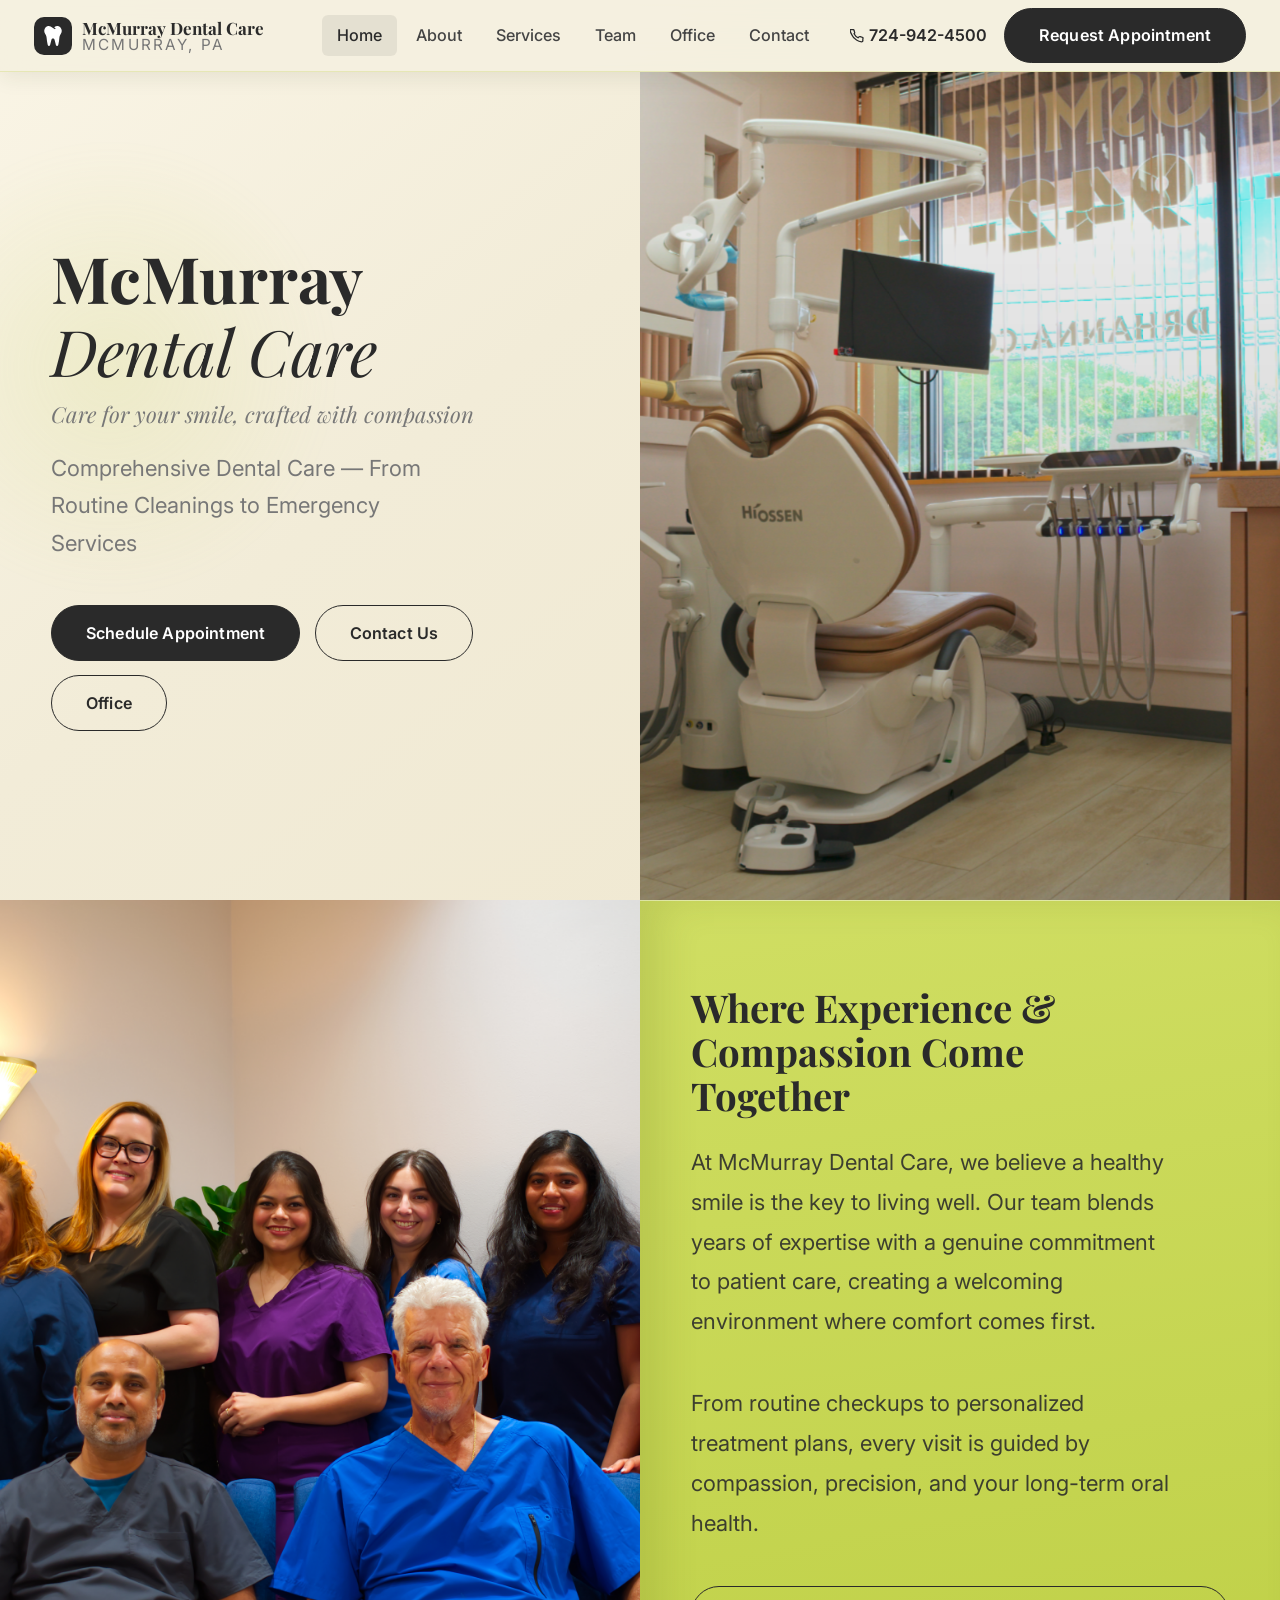
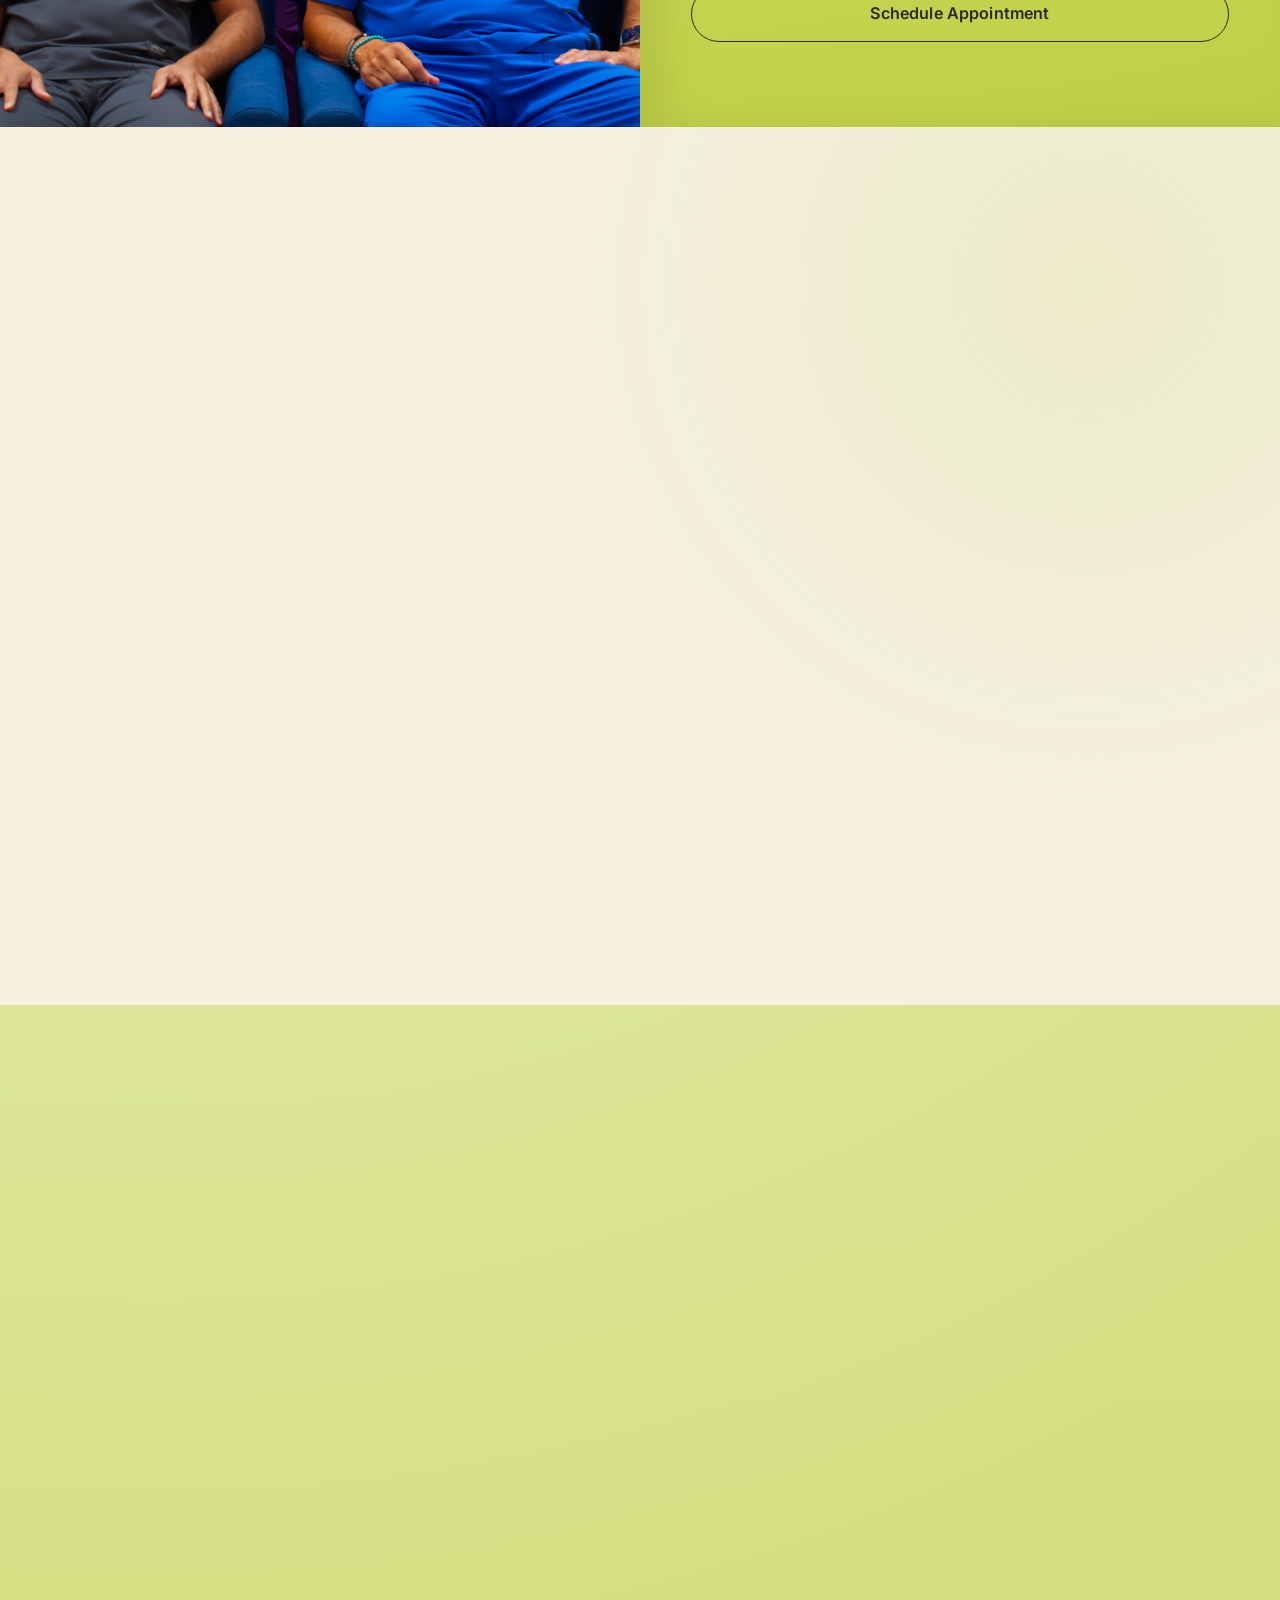
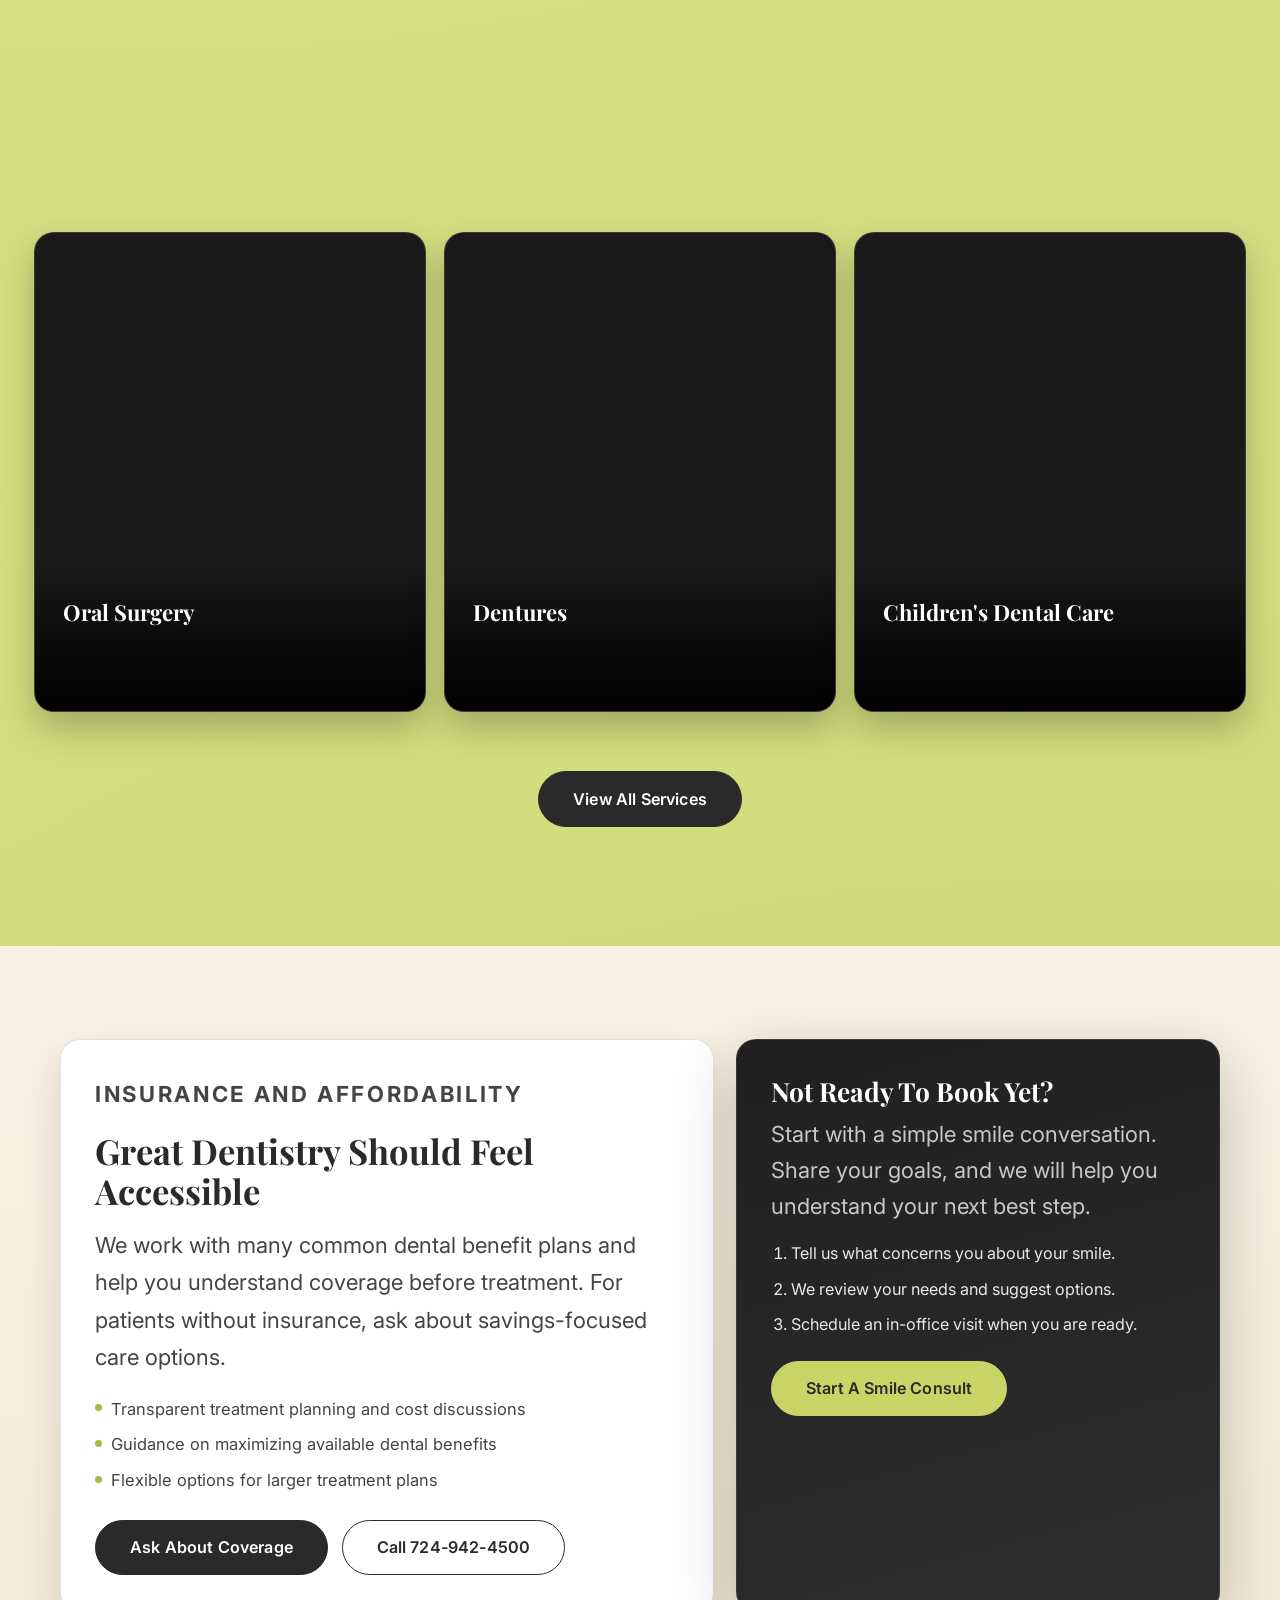
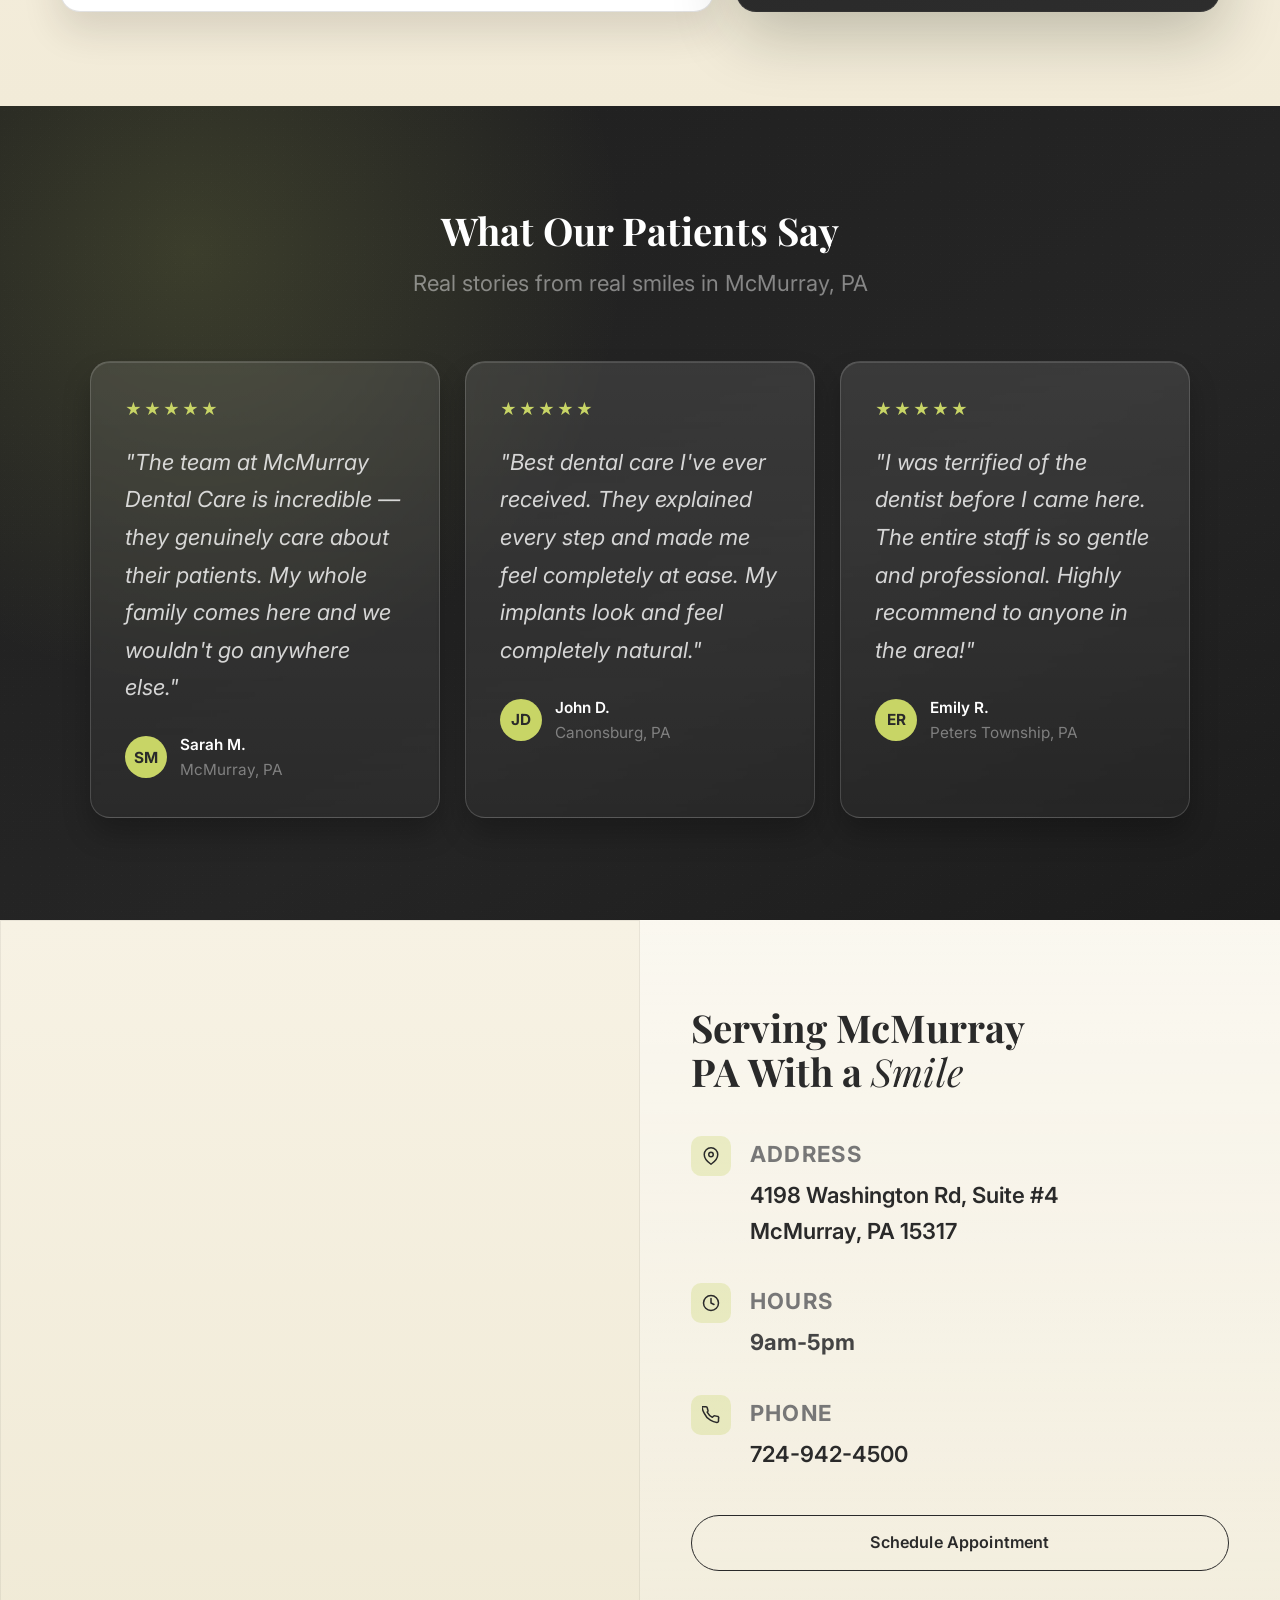
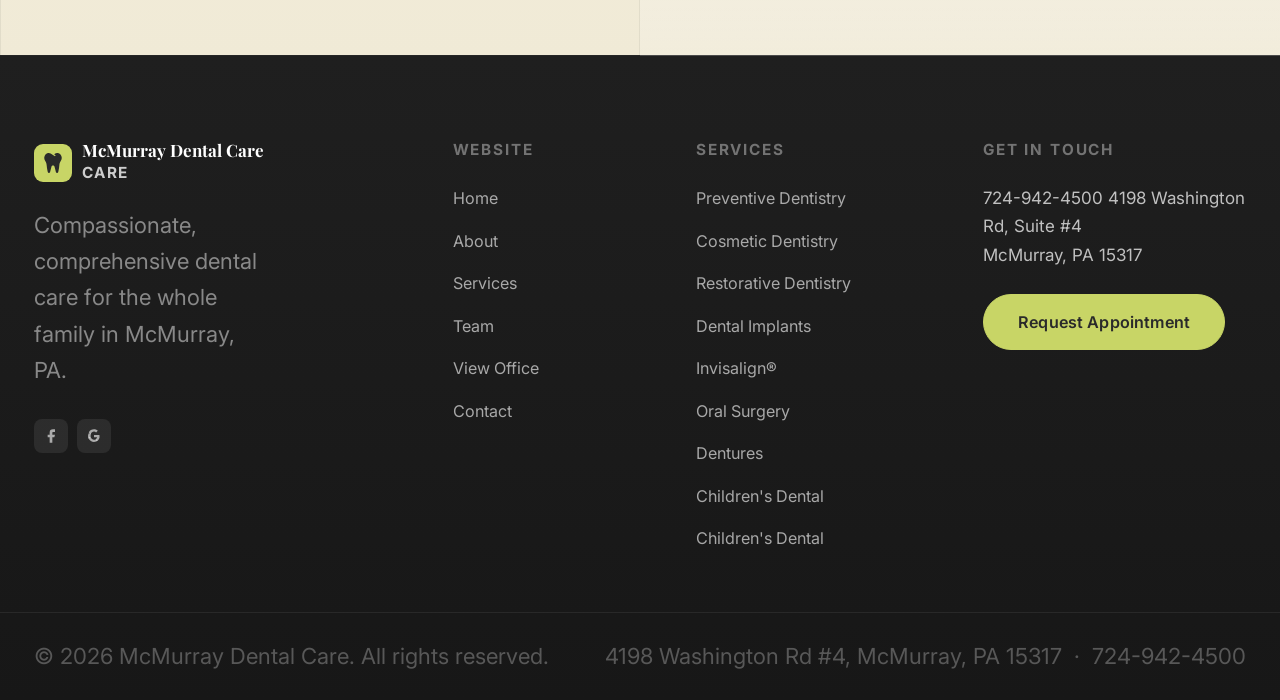
<file: index.html>
<!DOCTYPE html>
<html lang="en">
<head>
  <meta charset="UTF-8" />
  <meta name="viewport" content="width=device-width, initial-scale=1.0" />
  <title>McMurray Dental Care | Compassionate Dental Care in McMurray, PA</title>
  <meta name="description" content="McMurray Dental Care offers comprehensive dental services in McMurray, PA — from routine cleanings to dental implants, Invisalign, and emergency care. Schedule your appointment today." />
  <link rel="canonical" href="https://mcmurraydentalcare.com/" />
  <meta property="og:type" content="website" />
  <meta property="og:site_name" content="McMurray Dental Care" />
  <meta property="og:title" content="McMurray Dental Care | Compassionate Dental Care in McMurray, PA" />
  <meta property="og:description" content="McMurray Dental Care offers comprehensive dental services in McMurray, PA — from routine cleanings to dental implants, Invisalign, and emergency care. Schedule your appointment today." />
  <meta property="og:url" content="https://mcmurraydentalcare.com/" />
  <meta property="og:image" content="https://mcmurraydentalcare.com/images/og-image.jpg" />
  <meta name="twitter:card" content="summary_large_image" />
  <meta name="twitter:title" content="McMurray Dental Care | Compassionate Dental Care in McMurray, PA" />
  <meta name="twitter:description" content="McMurray Dental Care offers comprehensive dental services in McMurray, PA — from routine cleanings to dental implants, Invisalign, and emergency care. Schedule your appointment today." />
  <meta name="twitter:image" content="https://mcmurraydentalcare.com/images/og-image.jpg" />
  <link rel="preconnect" href="https://fonts.googleapis.com" />
  <link rel="preconnect" href="https://fonts.gstatic.com" crossorigin />
  <link href="https://fonts.googleapis.com/css2?family=Playfair+Display:ital,wght@0,400;0,600;0,700;1,400;1,600&family=Inter:wght@300;400;500;600;700&display=swap" rel="stylesheet" />
  <link rel="stylesheet" href="css/style.css" />
  <link rel="icon" href="/favicon.ico" sizes="any" />
  <script type="application/ld+json">
  {
    "@context": "https://schema.org",
    "@type": "Dentist",
    "name": "McMurray Dental Care",
    "url": "https://mcmurraydentalcare.com/",
    "logo": "https://mcmurraydentalcare.com/images/og-image.jpg",
    "image": "https://mcmurraydentalcare.com/images/og-image.jpg",
    "description": "McMurray Dental Care offers comprehensive dental services in McMurray, PA — from routine cleanings to dental implants, Invisalign, and emergency care.",
    "telephone": "+17249424500",
    "address": {
      "@type": "PostalAddress",
      "streetAddress": "4198 Washington Rd #4",
      "addressLocality": "McMurray",
      "addressRegion": "PA",
      "postalCode": "15317",
      "addressCountry": "US"
    },
    "geo": {
      "@type": "GeoCoordinates",
      "latitude": 40.2776,
      "longitude": -80.1331
    },
    "openingHoursSpecification": [
      {
        "@type": "OpeningHoursSpecification",
        "dayOfWeek": ["Monday", "Tuesday", "Wednesday", "Thursday"],
        "opens": "09:00",
        "closes": "17:00"
      }
    ],
    "priceRange": "$$",
    "hasMap": "https://maps.google.com/?q=4198+Washington+Rd+%234+McMurray+PA+15317",
    "sameAs": [],
    "medicalSpecialty": "Dentistry",
    "aggregateRating": {
      "@type": "AggregateRating",
      "ratingValue": "4.9",
      "reviewCount": "87",
      "bestRating": "5",
      "worstRating": "1"
    },
    "availableService": [
      { "@type": "MedicalProcedure", "name": "Dental Cleaning & Prevention" },
      { "@type": "MedicalProcedure", "name": "Cosmetic Dentistry" },
      { "@type": "MedicalProcedure", "name": "Dental Implants" },
      { "@type": "MedicalProcedure", "name": "Invisalign" },
      { "@type": "MedicalProcedure", "name": "Oral Surgery" },
      { "@type": "MedicalProcedure", "name": "Restorative Dentistry" },
      { "@type": "MedicalProcedure", "name": "Dentures" },
      { "@type": "MedicalProcedure", "name": "Children's Dental Care" }
    ]
  }
  </script>
  <style>
    /* Tooth SVG used inline for logo */
    .tooth-svg { fill: var(--white); }
    .tooth-svg-dark { fill: var(--dark); }
  </style>
</head>
<body>

  <!-- ===== NAVBAR ===== -->
  <header class="navbar" id="navbar">
    <div class="nav-inner">

      <!-- Logo -->
      <a href="index.html" class="nav-logo" aria-label="McMurray Dental Care — home">
        <div class="nav-logo-icon">
          <svg viewBox="-32 0 512 512" xmlns="http://www.w3.org/2000/svg" aria-hidden="true" style="fill:#fff;">
            <path d="M443.98 96.25c-11.01-45.22-47.11-82.06-92.01-93.72-32.19-8.36-63 5.1-89.14 24.33-3.25 2.39-6.96 3.73-10.5 5.48l28.32 18.21c7.42 4.77 9.58 14.67 4.8 22.11-4.46 6.95-14.27 9.86-22.11 4.8L162.83 12.84c-20.7-10.85-43.38-16.4-66.81-10.31-44.9 11.67-81 48.5-92.01 93.72-10.13 41.62-.42 80.81 21.5 110.43 23.36 31.57 32.68 68.66 36.29 107.35 4.4 47.16 10.33 94.16 20.94 140.32l7.8 33.95c3.19 13.87 15.49 23.7 29.67 23.7 13.97 0 26.15-9.55 29.54-23.16l34.47-138.42c4.56-18.32 20.96-31.16 39.76-31.16s35.2 12.85 39.76 31.16l34.47 138.42c3.39 13.61 15.57 23.16 29.54 23.16 14.18 0 26.48-9.83 29.67-23.7l7.8-33.95c10.61-46.15 16.53-93.16 20.94-140.32 3.61-38.7 12.93-75.78 36.29-107.35 21.95-29.61 31.66-68.8 21.53-110.43z"/>
          </svg>
        </div>
        <div class="nav-logo-text">
          <span class="name">McMurray Dental Care</span>
          <span class="tagline">McMurray, PA</span>
        </div>
      </a>

      <!-- Desktop menu -->
      <nav class="nav-menu" aria-label="Primary navigation">
        <a href="index.html" class="active">Home</a>
        <a href="about.html">About</a>
        <a href="services.html">Services</a>
        <a href="teams.html">Team</a>
        <a href="view-our-office.html">Office</a>
        <a href="contact.html">Contact</a>
      </nav>

      <!-- Desktop actions -->
      <div class="nav-actions">
        <a href="tel:7249424500" class="nav-phone">
          <svg width="14" height="14" viewBox="0 0 24 24" fill="none" stroke="currentColor" stroke-width="2.2" stroke-linecap="round" stroke-linejoin="round" aria-hidden="true"><path d="M22 16.92v3a2 2 0 01-2.18 2 19.79 19.79 0 01-8.63-3.07A19.5 19.5 0 013.06 9.81a19.79 19.79 0 01-3.07-8.67A2 2 0 012.18 1h3a2 2 0 012 1.72c.127.96.361 1.903.7 2.81a2 2 0 01-.45 2.11L6.91 8.16a16 16 0 006.93 6.93l1.52-1.52a2 2 0 012.11-.45c.907.339 1.85.573 2.81.7A2 2 0 0122 16.92z"/></svg>
          724-942-4500
        </a>
        <a href="https://appt.link/mc-murray-dental-care/mc-murray-dental-care" target="_blank" rel="noopener" class="btn btn-dark">Request Appointment</a>
      </div>

      <!-- Hamburger -->
      <button class="nav-hamburger" id="navHamburger" aria-label="Toggle menu" aria-expanded="false">
        <span></span><span></span><span></span>
      </button>
    </div>

    <!-- Mobile drawer -->
    <nav class="nav-mobile" aria-label="Mobile navigation">
      <a href="index.html">Home</a>
      <a href="about.html">About</a>
      <a href="services.html">Services</a>
      <a href="teams.html">Team</a>
      <a href="view-our-office.html">Office</a>
      <a href="contact.html">Contact</a>
      <div class="nav-mobile-cta">
        <a href="tel:7249424500" class="btn btn-outline">📞 724-942-4500</a>
        <a href="https://appt.link/mc-murray-dental-care/mc-murray-dental-care" target="_blank" rel="noopener" class="btn btn-dark">Request Appointment</a>
      </div>
    </nav>
  </header>

  <!-- ===== HERO ===== -->
  <section class="hero" aria-labelledby="hero-heading">
    <div class="hero-left">
      <div class="hero-text">
        <h1 class="hero-h1" id="hero-heading">McMurray <em>Dental Care</em></h1>
        <p class="hero-tagline">Care for your smile, crafted with compassion</p>
        <p class="hero-desc">Comprehensive Dental Care — From Routine Cleanings to Emergency Services</p>
        <div class="hero-actions">
          <a href="https://appt.link/mc-murray-dental-care/mc-murray-dental-care" target="_blank" rel="noopener" class="btn btn-dark">Schedule Appointment</a>
          <a href="contact.html" class="btn btn-outline">Contact Us</a>
          <a href="view-our-office.html" class="btn btn-outline">Office</a>
        </div>
      </div>
    </div>
    <div class="hero-right">
      <img
        src="images/office-pics/dental-portraits-others-00000001_Original.jpg"
        alt="Happy patient with a bright, healthy smile at McMurray Dental Care"
        loading="eager"
      />
    </div>
  </section>

  <!-- ===== ABOUT ===== -->
  <section class="about" aria-labelledby="about-heading">
    <div class="about-left" data-reveal="fade-left">
      <img
        src="images/team-pics/staff-group.jpg"
        alt="Dental professional performing a checkup at McMurray Dental Care"
        loading="lazy"
      />
    </div>
    <div class="about-right" data-reveal="fade-right">
      <h2 id="about-heading">Where Experience &amp; Compassion Come Together</h2>
      <p>At McMurray Dental Care, we believe a healthy smile is the key to living well. Our team blends years of expertise with a genuine commitment to patient care, creating a welcoming environment where comfort comes first.</p>
      <p>From routine checkups to personalized treatment plans, every visit is guided by compassion, precision, and your long-term oral health.</p>
      <a href="https://appt.link/mc-murray-dental-care/mc-murray-dental-care" target="_blank" rel="noopener" class="btn btn-outline">Schedule Appointment</a>
    </div>
  </section>

  <!-- ===== WHY CHOOSE US ===== -->
  <section class="why-us" aria-labelledby="why-us-heading">
    <div class="why-us-intro fade-up">
      <p class="eyebrow">Your Smile, Our Priority</p>
      <h2 id="why-us-heading">Why Patients Choose McMurray Dental Care</h2>
    </div>

    <div class="why-us-grid">
      <article class="why-card fade-up" data-delay="40">
        <h3>Comprehensive Dentistry in One Place</h3>
        <p>From cleanings and cosmetic dentistry to implants and oral surgery, your care stays coordinated under one roof.</p>
        <p>That means fewer referrals, clearer communication, and a smoother experience from the first visit through long-term maintenance.</p>
      </article>
      <article class="why-card fade-up" data-delay="100">
        <h3>Modern Tools, Gentle Approach</h3>
        <p>We combine up-to-date technology with a calm, patient-first style so appointments feel efficient and reassuring.</p>
        <p class="why-tools-label">Technology we use</p>
        <p class="why-tools-copy">Intraoral scanners, digital impressions, CBCT scan (3D X-ray), intraoral camera, digital X-ray, guided implant surgery, and nitrous sedation.</p>
      </article>
      <article class="why-card fade-up" data-delay="160">
        <h3>Local Team That Knows You</h3>
        <p>As a community-focused practice, we build long-term relationships and personalize care around your goals.</p>
        <p>You’ll see familiar faces, get honest guidance, and always have a team that understands your history and priorities.</p>
      </article>
    </div>
  </section>

  <!-- ===== SERVICES ===== -->
  <section class="services" id="services" aria-labelledby="services-heading">
    <div class="services-intro fade-up">
      <h2 id="services-heading">Our Services</h2>
      <p>Comprehensive care for every smile — from preventive visits to full smile transformations.</p>
    </div>

    <div class="services-grid">

      <article class="srv-card fade-up" aria-label="Checkup and Cleaning">
        <div class="srv-bg" style="background-image:url('https://images.unsplash.com/photo-1606811841689-23dfddce3e95?q=80&w=1374&auto=format&fit=crop');"></div>
        <div class="srv-overlay"></div>
        <div class="srv-body">
          <h3>Checkup &amp; Cleaning</h3>
          <p class="srv-desc">Keep your teeth healthy and bright with regular dental checkups and professional cleanings. Prevent cavities, gum disease, and maintain long-term oral health.</p>
          <a href="cleaning-and-prevention.html" class="srv-link">View More</a>
        </div>
      </article>

      <article class="srv-card fade-up" aria-label="Cosmetic Procedures">
        <div class="srv-bg" style="background-image:url('https://images.unsplash.com/photo-1606265752439-1f18756aa5fc?auto=format&fit=crop&w=800&q=80');"></div>
        <div class="srv-overlay"></div>
        <div class="srv-body">
          <h3>Cosmetic Procedures</h3>
          <p class="srv-desc">Enhance your smile with cosmetic dentistry including teeth whitening, veneers, and bonding. Achieve a confident, natural-looking smile you'll love to share.</p>
          <a href="cosmetic-dentistry.html" class="srv-link">View More</a>
        </div>
      </article>

      <article class="srv-card fade-up" aria-label="Restorative Procedures">
        <div class="srv-bg" style="background-image:url('https://plus.unsplash.com/premium_photo-1661632367604-13ec9761f177?q=80&w=687&auto=format&fit=crop');"></div>
        <div class="srv-overlay"></div>
        <div class="srv-body">
          <h3>Restorative Procedures</h3>
          <p class="srv-desc">Restore strength and function to damaged or missing teeth with crowns, bridges, and fillings. Our restorative dentistry ensures comfort and lasting results.</p>
          <a href="restorative-dentistry.html" class="srv-link">View More</a>
        </div>
      </article>

      <article class="srv-card fade-up" aria-label="Dental Implants">
        <div class="srv-bg" style="background-image:url('images/dental-implant.png');"></div>
        <div class="srv-overlay"></div>
        <div class="srv-body">
          <h3>Dental Implants</h3>
          <p class="srv-desc">Replace missing teeth with durable, natural-looking dental implants. Enjoy restored confidence, comfort, and function for a lifelong healthy smile.</p>
          <a href="dental-implants.html" class="srv-link">View More</a>
        </div>
      </article>

      <article class="srv-card fade-up" aria-label="Oral Surgery">
        <div class="srv-bg" style="background-image:url('https://images.unsplash.com/photo-1606811951341-756fdd437682?q=80&w=1374&auto=format&fit=crop');"></div>
        <div class="srv-overlay"></div>
        <div class="srv-body">
          <h3>Oral Surgery</h3>
          <p class="srv-desc">Expert oral surgery procedures performed with precision and care. From extractions to other surgical treatments, we ensure your comfort and safety every step of the way.</p>
          <a href="oral-surgery.html" class="srv-link">View More</a>
        </div>
      </article>

      <article class="srv-card fade-up" aria-label="Dentures">
        <div class="srv-bg" style="background-image:url('https://images.unsplash.com/photo-1620775997990-ee3c25938b4c?q=80&w=1470&auto=format&fit=crop');"></div>
        <div class="srv-overlay"></div>
        <div class="srv-body">
          <h3>Dentures</h3>
          <p class="srv-desc">Custom dentures designed for a natural fit and improved function. Eat, speak, and smile with confidence again.</p>
          <a href="dentures.html" class="srv-link">View More</a>
        </div>
      </article>

      <article class="srv-card fade-up" aria-label="Children's Dental Care">
        <div class="srv-bg" style="background-image:url('https://images.unsplash.com/photo-1758691463331-2ac00e6f676f?q=80&w=1932&auto=format&fit=crop&ixlib=rb-4.1.0&ixid=M3wxMjA3fDB8MHxwaG90by1wYWdlfHx8fGVufDB8fHx8fA%3D%3D');"></div>
        <div class="srv-overlay"></div>
        <div class="srv-body">
          <h3>Children's Dental Care</h3>
          <p class="srv-desc">We're happy to see children in our office for routine dental care and cleanings. Our team ensures visits are gentle and stress-free.</p>
          <a href="pediatric-dentistry.html" class="srv-link">View More</a>
        </div>
      </article>

    </div><!-- /services-grid -->

    <div class="services-footer fade-up">
      <a href="services.html" class="btn btn-dark">View All Services</a>
    </div>
  </section>

  <!-- ===== CARE OPTIONS ===== -->
  <section class="care-options" aria-labelledby="care-options-heading">
    <div class="care-options-inner">
      <div class="care-options-main fade-up">
        <p class="eyebrow">Insurance And Affordability</p>
        <h2 id="care-options-heading">Great Dentistry Should Feel Accessible</h2>
        <p>We work with many common dental benefit plans and help you understand coverage before treatment. For patients without insurance, ask about savings-focused care options.</p>
        <ul>
          <li>Transparent treatment planning and cost discussions</li>
          <li>Guidance on maximizing available dental benefits</li>
          <li>Flexible options for larger treatment plans</li>
        </ul>
        <div class="care-options-actions">
          <a href="contact.html" class="btn btn-dark">Ask About Coverage</a>
          <a href="tel:7249424500" class="btn btn-outline">Call 724-942-4500</a>
        </div>
      </div>

      <aside class="virtual-consult fade-up" data-delay="120" aria-label="Virtual smile consult">
        <h3>Not Ready To Book Yet?</h3>
        <p>Start with a simple smile conversation. Share your goals, and we will help you understand your next best step.</p>
        <ol>
          <li>Tell us what concerns you about your smile.</li>
          <li>We review your needs and suggest options.</li>
          <li>Schedule an in-office visit when you are ready.</li>
        </ol>
        <a href="contact.html" class="btn btn-accent">Start A Smile Consult</a>
      </aside>
    </div>
  </section>

  <!-- ===== TESTIMONIALS ===== -->
  <section class="testimonials" aria-labelledby="testimonials-heading">
    <div class="testimonials-header fade-up">
      <h2 id="testimonials-heading">What Our Patients Say</h2>
      <p>Real stories from real smiles in McMurray, PA</p>
    </div>
    <div class="testimonials-grid">

      <div class="t-card fade-up">
        <div class="t-stars" aria-label="5 stars">★★★★★</div>
        <p class="t-text">"The team at McMurray Dental Care is incredible — they genuinely care about their patients. My whole family comes here and we wouldn't go anywhere else."</p>
        <div class="t-author">
          <div class="t-avatar" aria-hidden="true">SM</div>
          <div>
            <div class="t-name">Sarah M.</div>
            <div class="t-loc">McMurray, PA</div>
          </div>
        </div>
      </div>

      <div class="t-card fade-up">
        <div class="t-stars" aria-label="5 stars">★★★★★</div>
        <p class="t-text">"Best dental care I've ever received. They explained every step and made me feel completely at ease. My implants look and feel completely natural."</p>
        <div class="t-author">
          <div class="t-avatar" aria-hidden="true">JD</div>
          <div>
            <div class="t-name">John D.</div>
            <div class="t-loc">Canonsburg, PA</div>
          </div>
        </div>
      </div>

      <div class="t-card fade-up">
        <div class="t-stars" aria-label="5 stars">★★★★★</div>
        <p class="t-text">"I was terrified of the dentist before I came here. The entire staff is so gentle and professional. Highly recommend to anyone in the area!"</p>
        <div class="t-author">
          <div class="t-avatar" aria-hidden="true">ER</div>
          <div>
            <div class="t-name">Emily R.</div>
            <div class="t-loc">Peters Township, PA</div>
          </div>
        </div>
      </div>

    </div>
  </section>

  <!-- ===== LOCATION ===== -->
  <section class="location" aria-labelledby="location-heading">
    <div class="location-map" data-reveal="fade-left">
      <iframe
        src="https://maps.google.com/maps?q=4198+Washington+Rd+%234+McMurray+PA+15317&z=15&output=embed"
        loading="lazy"
        title="McMurray Dental Care map — 4198 Washington Rd #4, McMurray PA 15317"
        allowfullscreen>
      </iframe>
    </div>
    <div class="location-info" data-reveal="fade-right">
      <h2 id="location-heading">Serving McMurray PA With a <em>Smile</em></h2>
      <div class="info-blocks">

        <div class="info-block">
          <div class="info-icon" aria-hidden="true">
            <svg viewBox="0 0 24 24"><path d="M21 10c0 7-9 13-9 13S3 17 3 10a9 9 0 0118 0z"/><circle cx="12" cy="10" r="3"/></svg>
          </div>
          <div>
            <p class="info-label">Address</p>
            <p class="info-value">
              <a href="https://maps.app.goo.gl/44t8cNcs267HqmYa7" target="_blank" rel="noopener">
                4198 Washington Rd, Suite #4<br>McMurray, PA 15317
              </a>
            </p>
          </div>
        </div>

        <div class="info-block">
          <div class="info-icon" aria-hidden="true">
            <svg viewBox="0 0 24 24"><circle cx="12" cy="12" r="10"/><polyline points="12 6 12 12 16 14"/></svg>
          </div>
          <div>
            <p class="info-label">Hours</p>
            <p class="info-value">
              <strong>9am-5pm</strong>
            </p>
          </div>
        </div>

        <div class="info-block">
          <div class="info-icon" aria-hidden="true">
            <svg viewBox="0 0 24 24"><path d="M22 16.92v3a2 2 0 01-2.18 2 19.79 19.79 0 01-8.63-3.07A19.5 19.5 0 013.06 9.81a19.79 19.79 0 01-3.07-8.67A2 2 0 012.18 1h3a2 2 0 012 1.72c.127.96.361 1.903.7 2.81a2 2 0 01-.45 2.11L6.91 8.16a16 16 0 006.93 6.93l1.52-1.52a2 2 0 012.11-.45c.907.339 1.85.573 2.81.7A2 2 0 0122 16.92z"/></svg>
          </div>
          <div>
            <p class="info-label">Phone</p>
            <p class="info-value"><a href="tel:7249424500">724-942-4500</a></p>
          </div>
        </div>

      </div><!-- /info-blocks -->
      <a href="https://appt.link/mc-murray-dental-care/mc-murray-dental-care" target="_blank" rel="noopener" class="btn btn-outline">Schedule Appointment</a>
    </div>
  </section>

  <!-- ===== FOOTER ===== -->
  <footer class="footer">
    <div class="footer-main">

      <!-- Brand -->
      <div class="footer-brand">
        <div class="f-logo">
          <div class="f-logo-icon">
            <svg viewBox="-32 0 512 512" xmlns="http://www.w3.org/2000/svg" aria-hidden="true" style="fill:#2a2a2a;">
              <path d="M443.98 96.25c-11.01-45.22-47.11-82.06-92.01-93.72-32.19-8.36-63 5.1-89.14 24.33-3.25 2.39-6.96 3.73-10.5 5.48l28.32 18.21c7.42 4.77 9.58 14.67 4.8 22.11-4.46 6.95-14.27 9.86-22.11 4.8L162.83 12.84c-20.7-10.85-43.38-16.4-66.81-10.31-44.9 11.67-81 48.5-92.01 93.72-10.13 41.62-.42 80.81 21.5 110.43 23.36 31.57 32.68 68.66 36.29 107.35 4.4 47.16 10.33 94.16 20.94 140.32l7.8 33.95c3.19 13.87 15.49 23.7 29.67 23.7 13.97 0 26.15-9.55 29.54-23.16l34.47-138.42c4.56-18.32 20.96-31.16 39.76-31.16s35.2 12.85 39.76 31.16l34.47 138.42c3.39 13.61 15.57 23.16 29.54 23.16 14.18 0 26.48-9.83 29.67-23.7l7.8-33.95c10.61-46.15 16.53-93.16 20.94-140.32 3.61-38.7 12.93-75.78 36.29-107.35 21.95-29.61 31.66-68.8 21.53-110.43z"/>
            </svg>
          </div>
          <div class="f-logo-text">
            <span class="name">McMurray Dental Care</span>
            <span class="care">Care</span>
          </div>
        </div>
        <p>Compassionate, comprehensive dental care for the whole family in McMurray, PA.</p>
        <div class="footer-social" aria-label="Social media links">
          <!-- Facebook -->
          <a href="#" aria-label="Facebook" rel="noopener">
            <svg viewBox="0 0 24 24" aria-hidden="true"><path d="M18 2h-3a5 5 0 00-5 5v3H7v4h3v8h4v-8h3l1-4h-4V7a1 1 0 011-1h3z"/></svg>
          </a>
          <!-- Google -->
          <a href="#" aria-label="Google Reviews" rel="noopener">
            <svg viewBox="0 0 24 24" aria-hidden="true"><path d="M20.3 12.2c0-.6-.1-1.2-.2-1.8H12v3.4h4.7c-.2 1.1-.9 2-1.8 2.6v2.2h3c1.7-1.6 2.7-4 2.4-6.4z"/><path d="M12 21c2.4 0 4.4-.8 5.9-2.1l-3-2.2c-.8.5-1.8.8-2.9.8-2.2 0-4.1-1.5-4.8-3.5H4.1v2.3C5.6 19.1 8.6 21 12 21z"/><path d="M7.2 14c-.2-.6-.3-1.3-.3-2s.1-1.4.3-2V7.7H4.1A9 9 0 003 12c0 1.5.3 2.8.9 4l3.3-2z"/><path d="M12 5.3c1.2 0 2.3.4 3.2 1.3l2.4-2.4C16.4 2.8 14.4 2 12 2 8.6 2 5.6 3.9 4.1 6.7l3.1 2.4C7.9 6.8 9.8 5.3 12 5.3z"/></svg>
          </a>
        </div>
      </div>

      <!-- Website Links -->
      <div class="footer-col">
        <h4>Website</h4>
        <ul>
          <li><a href="index.html">Home</a></li>
          <li><a href="about.html">About</a></li>
          <li><a href="services.html">Services</a></li>
          <li><a href="teams.html">Team</a></li>
          <li><a href="view-our-office.html">View Office</a></li>
          <li><a href="contact.html">Contact</a></li>
        </ul>
      </div>

      <!-- Services Links -->
      <div class="footer-col">
        <h4>Services</h4>
        <ul>
          <li><a href="cleaning-and-prevention.html">Preventive Dentistry</a></li>
          <li><a href="cosmetic-dentistry.html">Cosmetic Dentistry</a></li>
          <li><a href="restorative-dentistry.html">Restorative Dentistry</a></li>
          <li><a href="dental-implants.html">Dental Implants</a></li>
          <li><a href="invisalign.html">Invisalign®</a></li>
          <li><a href="oral-surgery.html">Oral Surgery</a></li>
          <li><a href="dentures.html">Dentures</a></li>
          <li><a href="pediatric-dentistry.html">Children's Dental</a></li>
          <li><a href="services.html#children">Children's Dental</a></li>
        </ul>
      </div>

      <!-- Contact -->
      <div class="footer-col">
        <h4>Get In Touch</h4>
        <div class="footer-contact-info">
          <a href="tel:7249424500">724-942-4500</a>
          <a href="https://maps.app.goo.gl/44t8cNcs267HqmYa7" target="_blank" rel="noopener">
            4198 Washington Rd, Suite #4<br>McMurray, PA 15317
          </a>
        </div>
        <a href="https://appt.link/mc-murray-dental-care/mc-murray-dental-care" target="_blank" rel="noopener" class="btn btn-accent footer-appt-btn">Request Appointment</a>
      </div>

    </div><!-- /footer-main -->

    <div class="footer-bottom">
      <p>&copy; <span id="year"></span> McMurray Dental Care. All rights reserved.</p>
      <p>4198 Washington Rd #4, McMurray, PA 15317 &nbsp;·&nbsp; 724-942-4500</p>
    </div>
  </footer>

  <script src="js/main.js"></script>
</body>
</html>
</file>
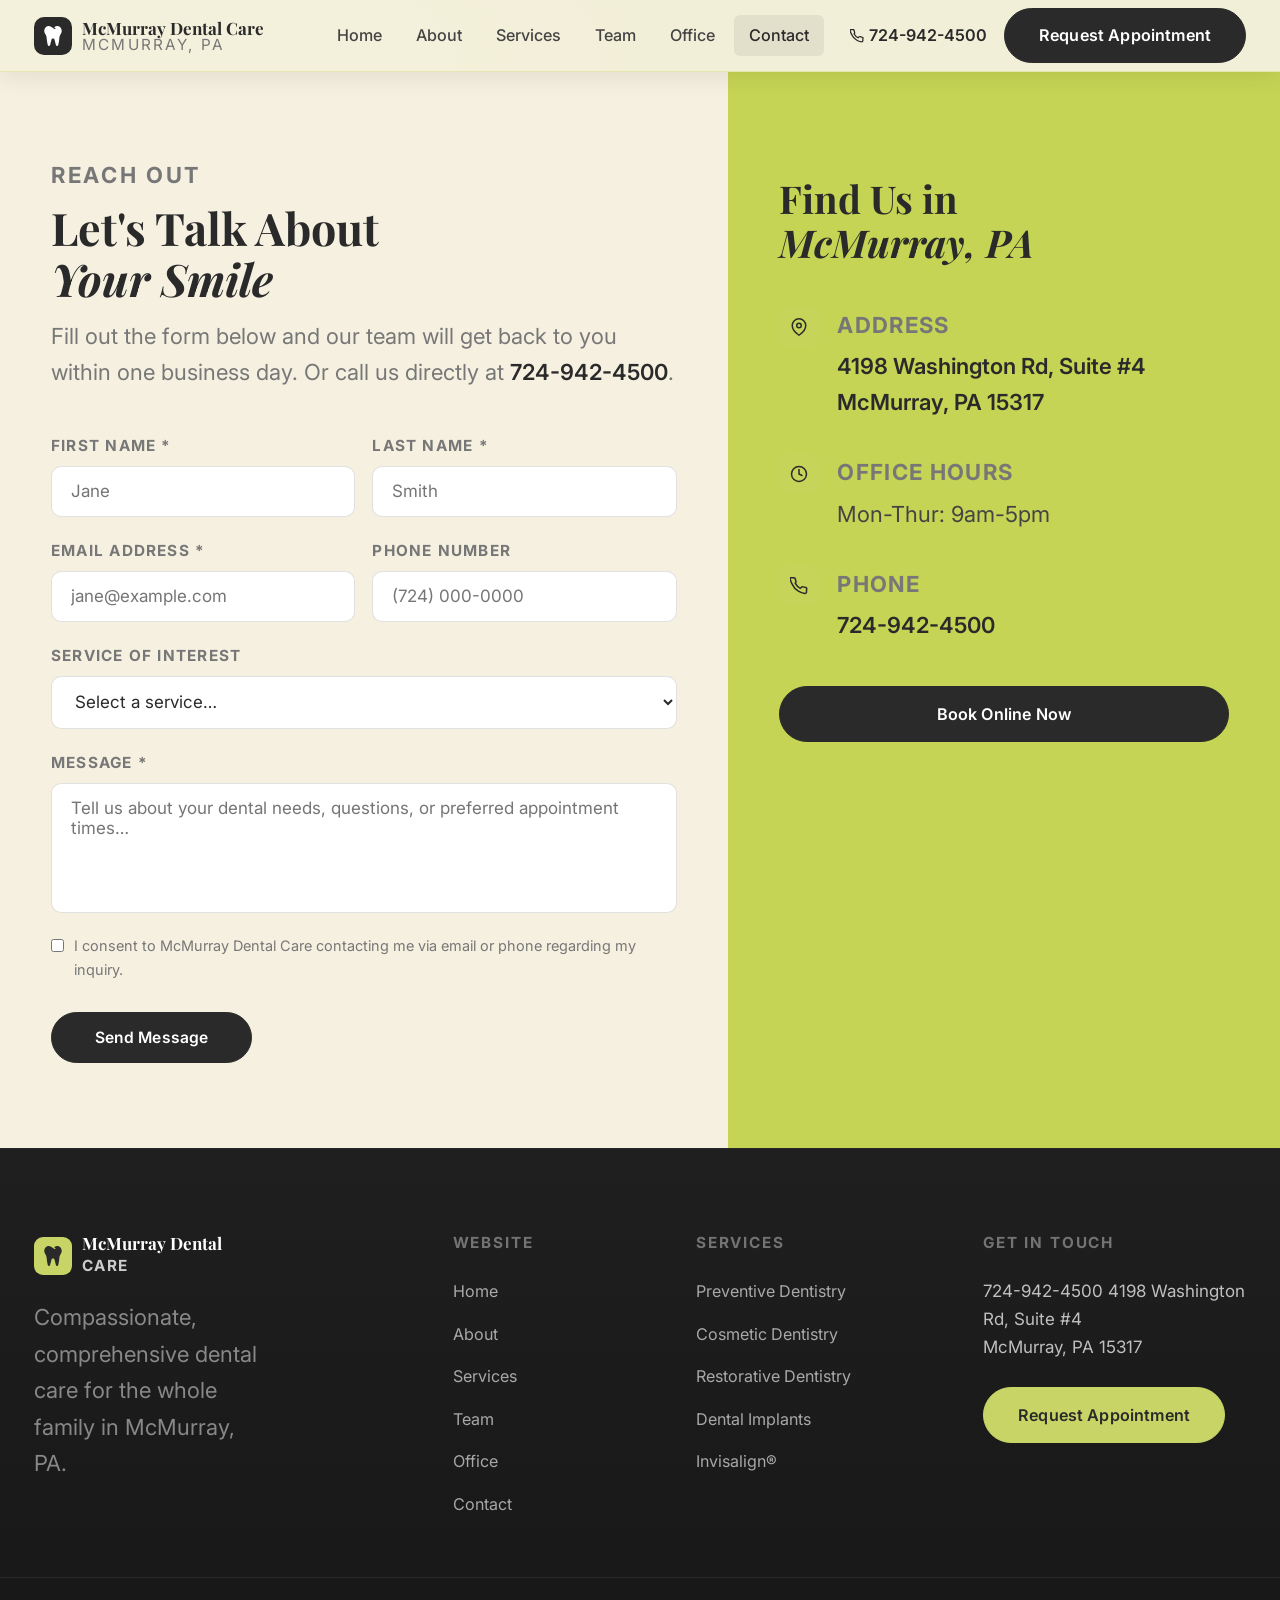
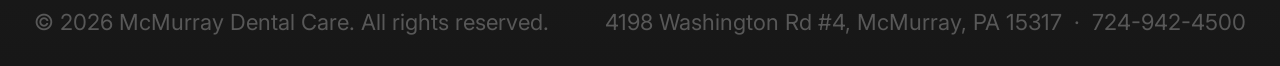
<file: contact.html>
<!DOCTYPE html>
<html lang="en">
<head>
  <meta charset="UTF-8" />
  <meta name="viewport" content="width=device-width, initial-scale=1.0" />
  <title>Contact Us | McMurray Dental Care</title>
  <meta name="description" content="Contact McMurray Dental Care — schedule an appointment, get directions, or send us a message. Located at 4198 Washington Rd #4, McMurray, PA 15317. Call 724-942-4500." />
  <link rel="canonical" href="https://mcmurraydentalcare.com/contact.html" />
  <meta property="og:type" content="website" />
  <meta property="og:site_name" content="McMurray Dental Care" />
  <meta property="og:title" content="Contact Us | McMurray Dental Care" />
  <meta property="og:description" content="Contact McMurray Dental Care — schedule an appointment, get directions, or send us a message. Located at 4198 Washington Rd #4, McMurray, PA 15317. Call 724-942-4500." />
  <meta property="og:url" content="https://mcmurraydentalcare.com/contact.html" />
  <meta property="og:image" content="https://mcmurraydentalcare.com/images/og-image.jpg" />
  <meta name="twitter:card" content="summary_large_image" />
  <meta name="twitter:title" content="Contact Us | McMurray Dental Care" />
  <meta name="twitter:description" content="Contact McMurray Dental Care — schedule an appointment, get directions, or send us a message. Located at 4198 Washington Rd #4, McMurray, PA 15317. Call 724-942-4500." />
  <meta name="twitter:image" content="https://mcmurraydentalcare.com/images/og-image.jpg" />
  <link rel="preconnect" href="https://fonts.googleapis.com" />
  <link rel="preconnect" href="https://fonts.gstatic.com" crossorigin />
  <link href="https://fonts.googleapis.com/css2?family=Playfair+Display:ital,wght@0,400;0,600;0,700;1,400;1,600&family=Inter:wght@300;400;500;600;700&display=swap" rel="stylesheet" />
  <link rel="stylesheet" href="css/style.css" />
  <link rel="icon" href="/favicon.ico" sizes="any" />
  <script type="application/ld+json">
  {
    "@context": "https://schema.org",
    "@type": "Dentist",
    "name": "McMurray Dental Care",
    "url": "https://mcmurraydentalcare.com/",
    "telephone": "+17249424500",
    "address": {
      "@type": "PostalAddress",
      "streetAddress": "4198 Washington Rd #4",
      "addressLocality": "McMurray",
      "addressRegion": "PA",
      "postalCode": "15317",
      "addressCountry": "US"
    },
    "openingHoursSpecification": [
      {
        "@type": "OpeningHoursSpecification",
        "dayOfWeek": ["Monday", "Tuesday", "Wednesday", "Thursday"],
        "opens": "09:00",
        "closes": "17:00"
      }
    ],
    "hasMap": "https://maps.google.com/?q=4198+Washington+Rd+%234+McMurray+PA+15317"
  }
  </script>
</head>
<body>

  <!-- ===== NAVBAR ===== -->
  <header class="navbar" id="navbar">
    <div class="nav-inner">
      <a href="index.html" class="nav-logo" aria-label="McMurray Dental Care — home">
        <div class="nav-logo-icon">
          <svg viewBox="-32 0 512 512" xmlns="http://www.w3.org/2000/svg" aria-hidden="true" style="fill:#fff;">
            <path d="M443.98 96.25c-11.01-45.22-47.11-82.06-92.01-93.72-32.19-8.36-63 5.1-89.14 24.33-3.25 2.39-6.96 3.73-10.5 5.48l28.32 18.21c7.42 4.77 9.58 14.67 4.8 22.11-4.46 6.95-14.27 9.86-22.11 4.8L162.83 12.84c-20.7-10.85-43.38-16.4-66.81-10.31-44.9 11.67-81 48.5-92.01 93.72-10.13 41.62-.42 80.81 21.5 110.43 23.36 31.57 32.68 68.66 36.29 107.35 4.4 47.16 10.33 94.16 20.94 140.32l7.8 33.95c3.19 13.87 15.49 23.7 29.67 23.7 13.97 0 26.15-9.55 29.54-23.16l34.47-138.42c4.56-18.32 20.96-31.16 39.76-31.16s35.2 12.85 39.76 31.16l34.47 138.42c3.39 13.61 15.57 23.16 29.54 23.16 14.18 0 26.48-9.83 29.67-23.7l7.8-33.95c10.61-46.15 16.53-93.16 20.94-140.32 3.61-38.7 12.93-75.78 36.29-107.35 21.95-29.61 31.66-68.8 21.53-110.43z"/>
          </svg>
        </div>
        <div class="nav-logo-text">
          <span class="name">McMurray Dental Care</span>
          <span class="tagline">McMurray, PA</span>
        </div>
      </a>
      <nav class="nav-menu" aria-label="Primary navigation">
        <a href="index.html">Home</a>
        <a href="about.html">About</a>
        <a href="services.html">Services</a>
        <a href="teams.html">Team</a>
        <a href="view-our-office.html">Office</a>
        <a href="contact.html" class="active">Contact</a>
      </nav>
      <div class="nav-actions">
        <a href="tel:7249424500" class="nav-phone">
          <svg width="14" height="14" viewBox="0 0 24 24" fill="none" stroke="currentColor" stroke-width="2.2" stroke-linecap="round" stroke-linejoin="round" aria-hidden="true"><path d="M22 16.92v3a2 2 0 01-2.18 2 19.79 19.79 0 01-8.63-3.07A19.5 19.5 0 013.06 9.81a19.79 19.79 0 01-3.07-8.67A2 2 0 012.18 1h3a2 2 0 012 1.72c.127.96.361 1.903.7 2.81a2 2 0 01-.45 2.11L6.91 8.16a16 16 0 006.93 6.93l1.52-1.52a2 2 0 012.11-.45c.907.339 1.85.573 2.81.7A2 2 0 0122 16.92z"/></svg>
          724-942-4500
        </a>
        <a href="https://appt.link/mc-murray-dental-care/mc-murray-dental-care" target="_blank" rel="noopener" class="btn btn-dark">Request Appointment</a>
      </div>
      <button class="nav-hamburger" id="navHamburger" aria-label="Toggle menu" aria-expanded="false">
        <span></span><span></span><span></span>
      </button>
    </div>
    <nav class="nav-mobile" aria-label="Mobile navigation">
      <a href="index.html">Home</a>
      <a href="about.html">About</a>
      <a href="services.html">Services</a>
      <a href="teams.html">Team</a>
      <a href="view-our-office.html">Office</a>
      <a href="contact.html">Contact</a>
      <div class="nav-mobile-cta">
        <a href="tel:7249424500" class="btn btn-outline">📞 724-942-4500</a>
        <a href="https://appt.link/mc-murray-dental-care/mc-murray-dental-care" target="_blank" rel="noopener" class="btn btn-dark">Request Appointment</a>
      </div>
    </nav>
  </header>

  <!-- ===== CONTACT LAYOUT ===== -->
  <main class="contact-layout" style="padding-top:72px;">

    <!-- Left: Form -->
    <section class="contact-form-side" aria-labelledby="contact-heading">
      <p class="tag" style="font-size:.72rem;font-weight:700;text-transform:uppercase;letter-spacing:.12em;color:var(--muted);margin-bottom:.5rem;">Reach Out</p>
      <h1 id="contact-heading">Let's Talk About<br><em>Your Smile</em></h1>
      <p class="sub">Fill out the form below and our team will get back to you within one business day. Or call us directly at <a href="tel:7249424500" style="font-weight:600;color:var(--dark);">724-942-4500</a>.</p>

      <form class="contact-form" id="contactForm" action="https://formsubmit.co/mcmurraydental4@gmail.com" method="POST" novalidate>

        <input type="hidden" name="_subject" value="New Contact Form Message - McMurray Dental Care" />
        <input type="hidden" name="_captcha" value="false" />
        <input type="hidden" name="_template" value="table" />
        <input type="text" name="_honey" tabindex="-1" autocomplete="off" style="position:absolute;left:-9999px;opacity:0;pointer-events:none;" aria-hidden="true" />

        <div class="form-row">
          <div class="form-group">
            <label for="firstName">First Name <span aria-hidden="true">*</span></label>
            <input type="text" id="firstName" name="firstName" placeholder="Jane" required autocomplete="given-name" />
          </div>
          <div class="form-group">
            <label for="lastName">Last Name <span aria-hidden="true">*</span></label>
            <input type="text" id="lastName" name="lastName" placeholder="Smith" required autocomplete="family-name" />
          </div>
        </div>

        <div class="form-row">
          <div class="form-group">
            <label for="email">Email Address <span aria-hidden="true">*</span></label>
            <input type="email" id="email" name="email" placeholder="jane@example.com" required autocomplete="email" />
          </div>
          <div class="form-group">
            <label for="phone">Phone Number</label>
            <input type="tel" id="phone" name="phone" placeholder="(724) 000-0000" autocomplete="tel" />
          </div>
        </div>

        <div class="form-group">
          <label for="service">Service of Interest</label>
          <select id="service" name="service">
            <option value="" disabled selected>Select a service…</option>
            <option value="cleaning">Checkup &amp; Cleaning</option>
            <option value="cosmetic">Cosmetic Dentistry</option>
            <option value="restorative">Restorative Dentistry</option>
            <option value="implants">Dental Implants</option>
            <option value="invisalign">Invisalign®</option>
            <option value="oral-surgery">Oral Surgery</option>
            <option value="dentures">Dentures</option>
            <option value="children">Children's Dental Care</option>
            <option value="emergency">Emergency Care</option>
            <option value="other">Other / General Inquiry</option>
          </select>
        </div>

        <div class="form-group">
          <label for="message">Message <span aria-hidden="true">*</span></label>
          <textarea
            id="message"
            name="message"
            placeholder="Tell us about your dental needs, questions, or preferred appointment times…"
            required
            aria-required="true"
          ></textarea>
        </div>

        <div class="form-group" style="flex-direction:row;align-items:flex-start;gap:.6rem;">
          <input type="checkbox" id="consent" name="consent" required style="margin-top:.25rem;flex-shrink:0;accent-color:var(--primary-dark);" />
          <label for="consent" style="font-size:.85rem;color:var(--muted);text-transform:none;letter-spacing:0;font-weight:400;">
            I consent to McMurray Dental Care contacting me via email or phone regarding my inquiry.
          </label>
        </div>

        <div class="form-submit">
          <button type="submit" class="btn btn-dark" style="padding:.9rem 2.5rem;font-size:.92rem;">Send Message</button>
        </div>

      </form>
    </section>

    <!-- Right: Info + Map -->
    <aside class="contact-info-side" aria-label="Practice location and hours">
      <h2>Find Us in<br><em>McMurray, PA</em></h2>

      <div class="info-blocks">

        <div class="info-block">
          <div class="info-icon" aria-hidden="true">
            <svg viewBox="0 0 24 24" fill="none" stroke="currentColor" stroke-width="2" stroke-linecap="round" stroke-linejoin="round" style="width:18px;height:18px;"><path d="M21 10c0 7-9 13-9 13S3 17 3 10a9 9 0 0118 0z"/><circle cx="12" cy="10" r="3"/></svg>
          </div>
          <div>
            <p class="info-label">Address</p>
            <p class="info-value">
              <a href="https://maps.app.goo.gl/44t8cNcs267HqmYa7" target="_blank" rel="noopener">
                4198 Washington Rd, Suite #4<br>McMurray, PA 15317
              </a>
            </p>
          </div>
        </div>

        <div class="info-block">
          <div class="info-icon" aria-hidden="true">
            <svg viewBox="0 0 24 24" fill="none" stroke="currentColor" stroke-width="2" stroke-linecap="round" stroke-linejoin="round" style="width:18px;height:18px;"><circle cx="12" cy="12" r="10"/><polyline points="12 6 12 12 16 14"/></svg>
          </div>
          <div>
            <p class="info-label">Office Hours</p>
            <p class="info-value">
              Mon-Thur: 9am-5pm
            </p>
          </div>
        </div>

        <div class="info-block">
          <div class="info-icon" aria-hidden="true">
            <svg viewBox="0 0 24 24" fill="none" stroke="currentColor" stroke-width="2" stroke-linecap="round" stroke-linejoin="round" style="width:18px;height:18px;"><path d="M22 16.92v3a2 2 0 01-2.18 2 19.79 19.79 0 01-8.63-3.07A19.5 19.5 0 013.06 9.81a19.79 19.79 0 01-3.07-8.67A2 2 0 012.18 1h3a2 2 0 012 1.72c.127.96.361 1.903.7 2.81a2 2 0 01-.45 2.11L6.91 8.16a16 16 0 006.93 6.93l1.52-1.52a2 2 0 012.11-.45c.907.339 1.85.573 2.81.7A2 2 0 0122 16.92z"/></svg>
          </div>
          <div>
            <p class="info-label">Phone</p>
            <p class="info-value"><a href="tel:7249424500">724-942-4500</a></p>
          </div>
        </div>

      </div><!-- /info-blocks -->

      <a href="https://appt.link/mc-murray-dental-care/mc-murray-dental-care" target="_blank" rel="noopener" class="btn btn-dark">Book Online Now</a>

      <div class="contact-map">
        <iframe
          src="https://maps.google.com/maps?q=4198+Washington+Rd+%234+McMurray+PA+15317&z=15&output=embed"
          loading="lazy"
          title="McMurray Dental Care location map"
          allowfullscreen>
        </iframe>
      </div>
    </aside>

  </main>

  <!-- ===== FOOTER ===== -->
  <footer class="footer">
    <div class="footer-main">
      <div class="footer-brand">
        <div class="f-logo">
          <div class="f-logo-icon">
            <svg viewBox="-32 0 512 512" xmlns="http://www.w3.org/2000/svg" aria-hidden="true" style="fill:#2a2a2a;">
              <path d="M443.98 96.25c-11.01-45.22-47.11-82.06-92.01-93.72-32.19-8.36-63 5.1-89.14 24.33-3.25 2.39-6.96 3.73-10.5 5.48l28.32 18.21c7.42 4.77 9.58 14.67 4.8 22.11-4.46 6.95-14.27 9.86-22.11 4.8L162.83 12.84c-20.7-10.85-43.38-16.4-66.81-10.31-44.9 11.67-81 48.5-92.01 93.72-10.13 41.62-.42 80.81 21.5 110.43 23.36 31.57 32.68 68.66 36.29 107.35 4.4 47.16 10.33 94.16 20.94 140.32l7.8 33.95c3.19 13.87 15.49 23.7 29.67 23.7 13.97 0 26.15-9.55 29.54-23.16l34.47-138.42c4.56-18.32 20.96-31.16 39.76-31.16s35.2 12.85 39.76 31.16l34.47 138.42c3.39 13.61 15.57 23.16 29.54 23.16 14.18 0 26.48-9.83 29.67-23.7l7.8-33.95c10.61-46.15 16.53-93.16 20.94-140.32 3.61-38.7 12.93-75.78 36.29-107.35 21.95-29.61 31.66-68.8 21.53-110.43z"/>
            </svg>
          </div>
          <div class="f-logo-text"><span class="name">McMurray Dental</span><span class="care">Care</span></div>
        </div>
        <p>Compassionate, comprehensive dental care for the whole family in McMurray, PA.</p>
      </div>
      <div class="footer-col">
        <h4>Website</h4>
        <ul>
          <li><a href="index.html">Home</a></li>
          <li><a href="about.html">About</a></li>
          <li><a href="services.html">Services</a></li>
          <li><a href="teams.html">Team</a></li>
          <li><a href="view-our-office.html">Office</a></li>
          <li><a href="contact.html">Contact</a></li>
        </ul>
      </div>
      <div class="footer-col">
        <h4>Services</h4>
        <ul>
          <li><a href="cleaning-and-prevention.html">Preventive Dentistry</a></li>
          <li><a href="cosmetic-dentistry.html">Cosmetic Dentistry</a></li>
          <li><a href="restorative-dentistry.html">Restorative Dentistry</a></li>
          <li><a href="dental-implants.html">Dental Implants</a></li>
          <li><a href="invisalign.html">Invisalign®</a></li>
        </ul>
      </div>
      <div class="footer-col">
        <h4>Get In Touch</h4>
        <div class="footer-contact-info">
          <a href="tel:7249424500">724-942-4500</a>
          <a href="https://maps.app.goo.gl/44t8cNcs267HqmYa7" target="_blank" rel="noopener">4198 Washington Rd, Suite #4<br>McMurray, PA 15317</a>
        </div>
        <a href="https://appt.link/mc-murray-dental-care/mc-murray-dental-care" target="_blank" rel="noopener" class="btn btn-accent footer-appt-btn">Request Appointment</a>
      </div>
    </div>
    <div class="footer-bottom">
      <p>&copy; <span id="year"></span> McMurray Dental Care. All rights reserved.</p>
      <p>4198 Washington Rd #4, McMurray, PA 15317 &nbsp;·&nbsp; 724-942-4500</p>
    </div>
  </footer>

  <script src="js/main.js"></script>
</body>
</html>
</file>
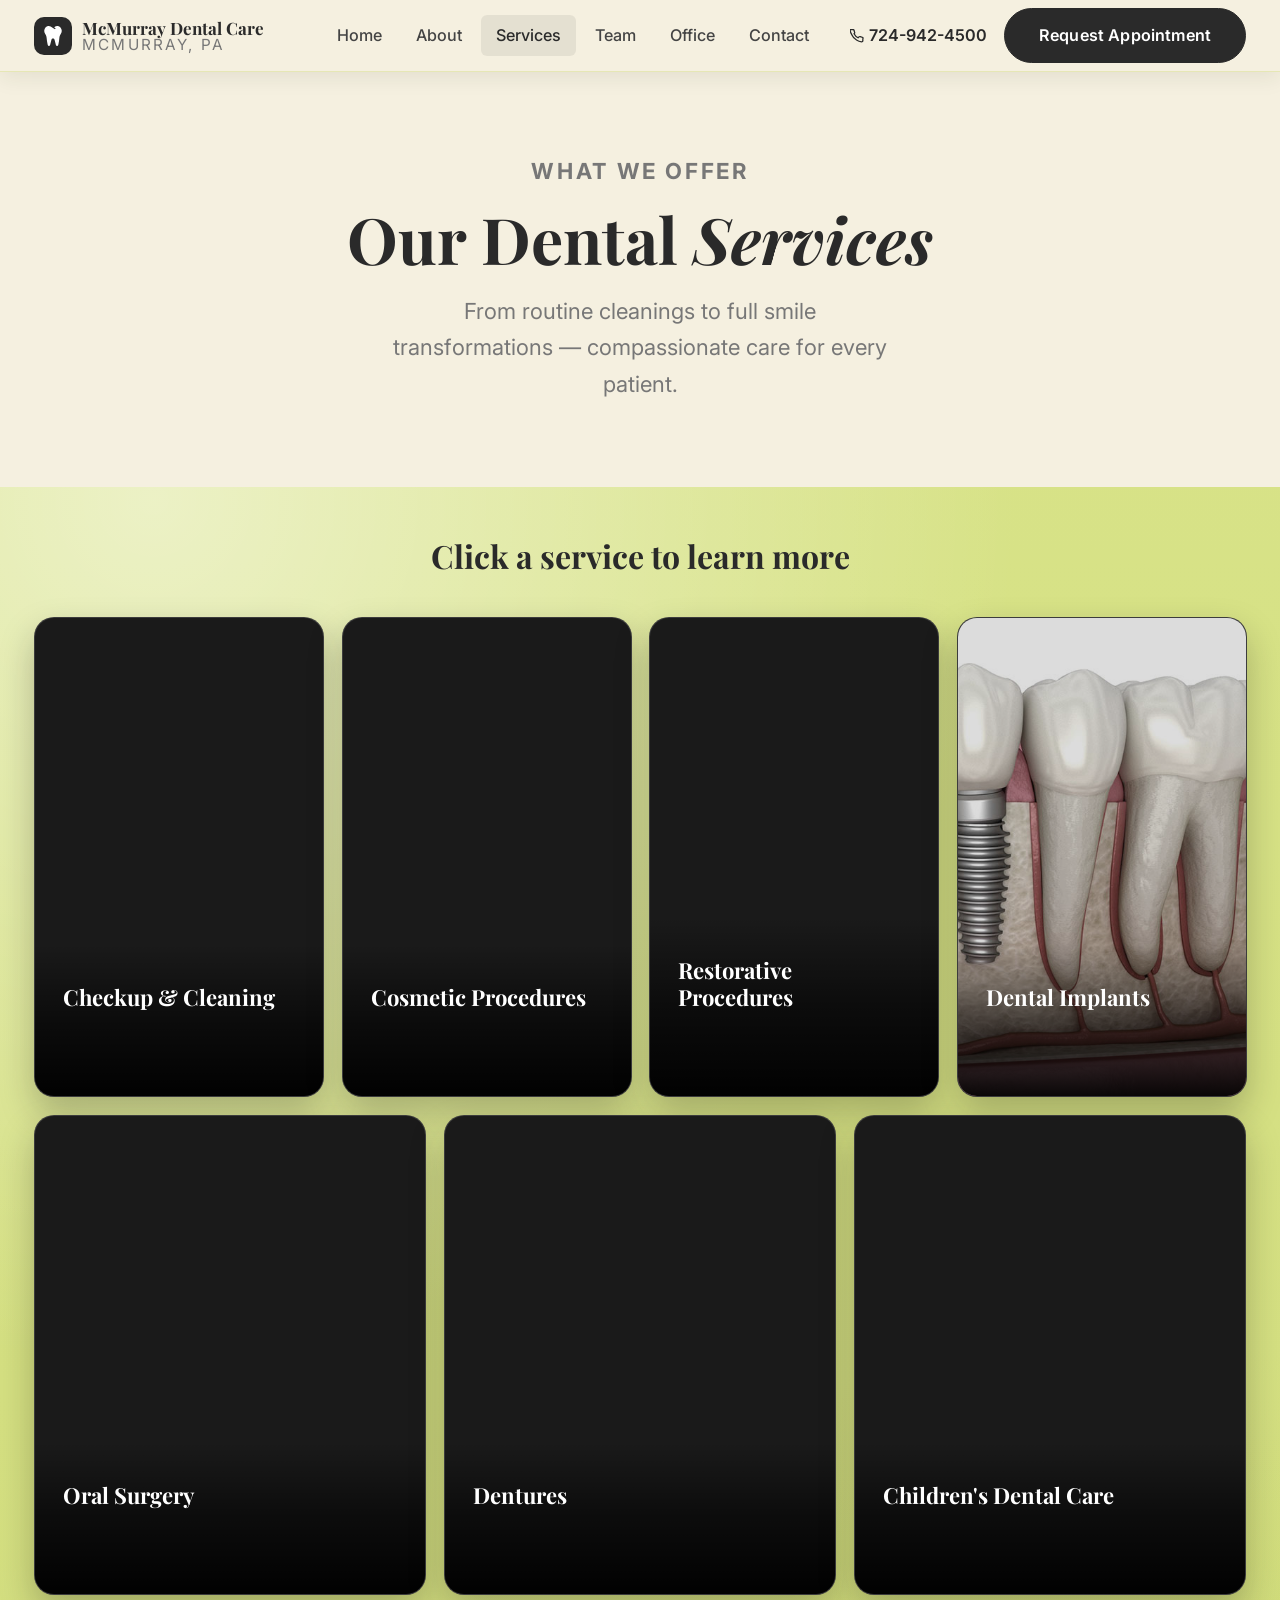
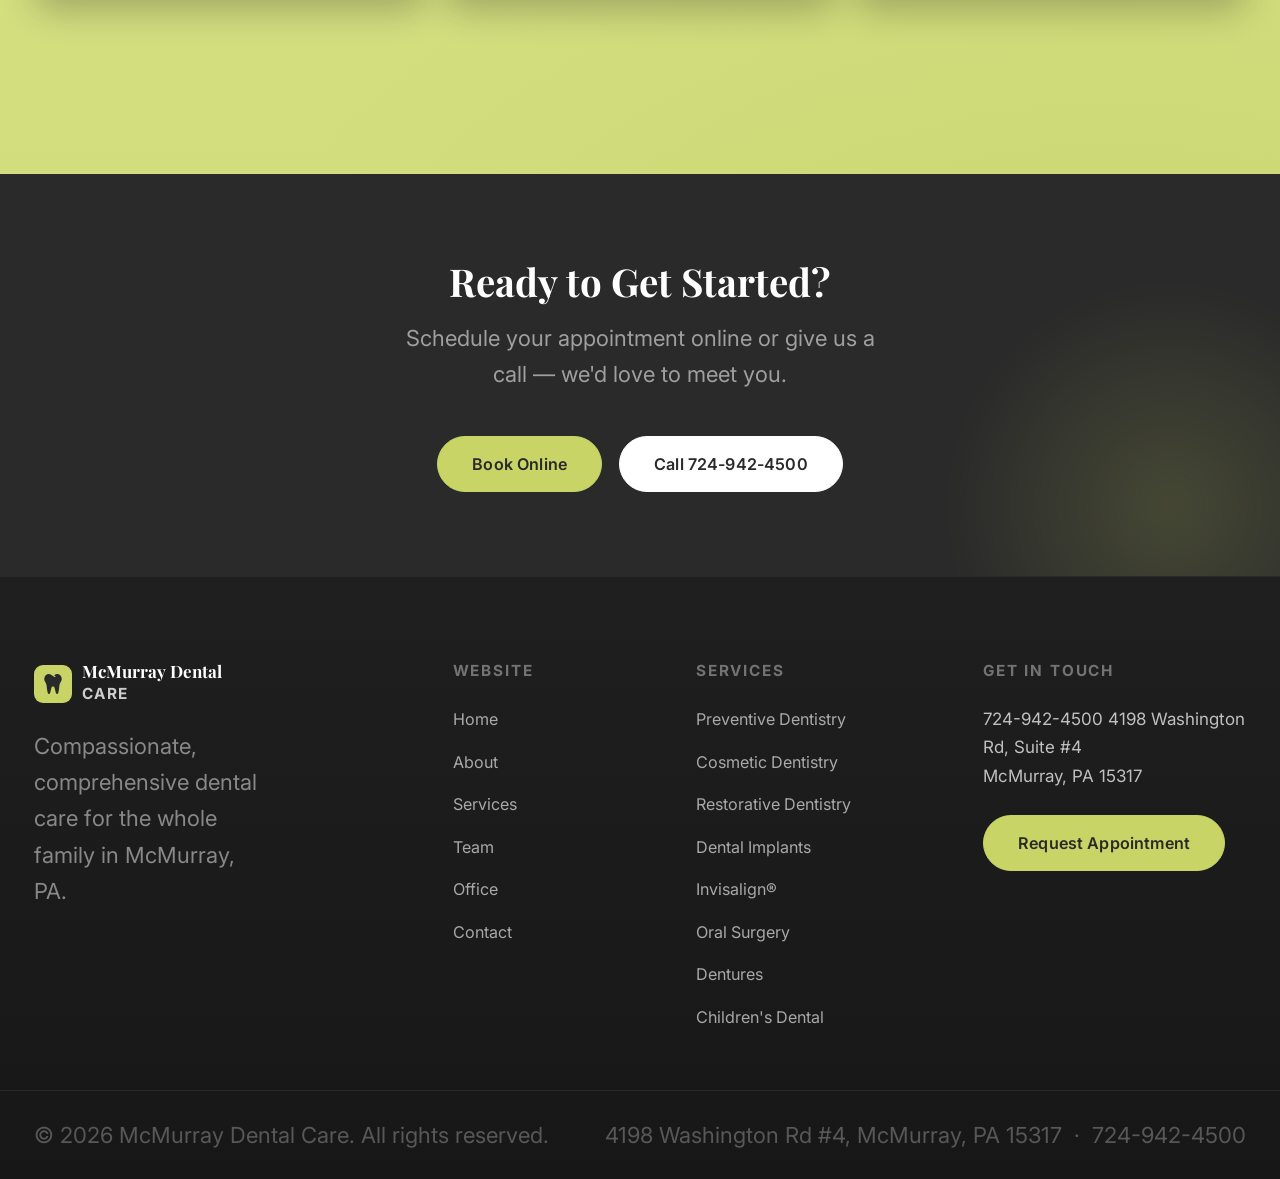
<file: services.html>
<!DOCTYPE html>
<html lang="en">
<head>
  <meta charset="UTF-8" />
  <meta name="viewport" content="width=device-width, initial-scale=1.0" />
  <title>Our Services | McMurray Dental Care</title>
  <meta name="description" content="Explore the full range of dental services at McMurray Dental Care — cleanings, implants, Invisalign, cosmetic dentistry, oral surgery, dentures, and children's dental care in McMurray, PA." />
  <link rel="canonical" href="https://mcmurraydentalcare.com/services.html" />
  <meta property="og:type" content="website" />
  <meta property="og:site_name" content="McMurray Dental Care" />
  <meta property="og:title" content="Our Services | McMurray Dental Care" />
  <meta property="og:description" content="Explore the full range of dental services at McMurray Dental Care — cleanings, implants, Invisalign, cosmetic dentistry, oral surgery, dentures, and children's dental care in McMurray, PA." />
  <meta property="og:url" content="https://mcmurraydentalcare.com/services.html" />
  <meta property="og:image" content="https://mcmurraydentalcare.com/images/og-image.jpg" />
  <meta name="twitter:card" content="summary_large_image" />
  <meta name="twitter:title" content="Our Services | McMurray Dental Care" />
  <meta name="twitter:description" content="Explore the full range of dental services at McMurray Dental Care — cleanings, implants, Invisalign, cosmetic dentistry, oral surgery, dentures, and children's dental care in McMurray, PA." />
  <meta name="twitter:image" content="https://mcmurraydentalcare.com/images/og-image.jpg" />
  <link rel="preconnect" href="https://fonts.googleapis.com" />
  <link rel="preconnect" href="https://fonts.gstatic.com" crossorigin />
  <link href="https://fonts.googleapis.com/css2?family=Playfair+Display:ital,wght@0,400;0,600;0,700;1,400;1,600&family=Inter:wght@300;400;500;600;700&display=swap" rel="stylesheet" />
  <link rel="stylesheet" href="css/style.css" />
  <link rel="icon" href="/favicon.ico" sizes="any" />
  <script type="application/ld+json">
  {
    "@context": "https://schema.org",
    "@type": "ItemList",
    "name": "Dental Services at McMurray Dental Care",
    "url": "https://mcmurraydentalcare.com/services.html",
    "description": "Explore the full range of dental services offered at McMurray Dental Care in McMurray, PA.",
    "itemListElement": [
      { "@type": "ListItem", "position": 1, "name": "Cleaning & Prevention", "url": "https://mcmurraydentalcare.com/cleaning-and-prevention.html" },
      { "@type": "ListItem", "position": 2, "name": "Cosmetic Dentistry", "url": "https://mcmurraydentalcare.com/cosmetic-dentistry.html" },
      { "@type": "ListItem", "position": 3, "name": "Dental Implants", "url": "https://mcmurraydentalcare.com/dental-implants.html" },
      { "@type": "ListItem", "position": 4, "name": "Invisalign", "url": "https://mcmurraydentalcare.com/invisalign.html" },
      { "@type": "ListItem", "position": 5, "name": "Oral Surgery", "url": "https://mcmurraydentalcare.com/oral-surgery.html" },
      { "@type": "ListItem", "position": 6, "name": "Restorative Dentistry", "url": "https://mcmurraydentalcare.com/restorative-dentistry.html" },
      { "@type": "ListItem", "position": 7, "name": "Dentures", "url": "https://mcmurraydentalcare.com/dentures.html" },
      { "@type": "ListItem", "position": 8, "name": "Children's Dental Care", "url": "https://mcmurraydentalcare.com/pediatric-dentistry.html" }
    ]
  }
  </script>
</head>
<body>

  <!-- ===== NAVBAR ===== -->
  <header class="navbar" id="navbar">
    <div class="nav-inner">
      <a href="index.html" class="nav-logo" aria-label="McMurray Dental Care — home">
        <div class="nav-logo-icon">
          <svg viewBox="-32 0 512 512" xmlns="http://www.w3.org/2000/svg" aria-hidden="true" style="fill:#fff;">
            <path d="M443.98 96.25c-11.01-45.22-47.11-82.06-92.01-93.72-32.19-8.36-63 5.1-89.14 24.33-3.25 2.39-6.96 3.73-10.5 5.48l28.32 18.21c7.42 4.77 9.58 14.67 4.8 22.11-4.46 6.95-14.27 9.86-22.11 4.8L162.83 12.84c-20.7-10.85-43.38-16.4-66.81-10.31-44.9 11.67-81 48.5-92.01 93.72-10.13 41.62-.42 80.81 21.5 110.43 23.36 31.57 32.68 68.66 36.29 107.35 4.4 47.16 10.33 94.16 20.94 140.32l7.8 33.95c3.19 13.87 15.49 23.7 29.67 23.7 13.97 0 26.15-9.55 29.54-23.16l34.47-138.42c4.56-18.32 20.96-31.16 39.76-31.16s35.2 12.85 39.76 31.16l34.47 138.42c3.39 13.61 15.57 23.16 29.54 23.16 14.18 0 26.48-9.83 29.67-23.7l7.8-33.95c10.61-46.15 16.53-93.16 20.94-140.32 3.61-38.7 12.93-75.78 36.29-107.35 21.95-29.61 31.66-68.8 21.53-110.43z"/>
          </svg>
        </div>
        <div class="nav-logo-text">
          <span class="name">McMurray Dental Care</span>
          <span class="tagline">McMurray, PA</span>
        </div>
      </a>
      <nav class="nav-menu" aria-label="Primary navigation">
        <a href="index.html">Home</a>
        <a href="about.html">About</a>
        <a href="services.html" class="active">Services</a>
        <a href="teams.html">Team</a>
        <a href="view-our-office.html">Office</a>
        <a href="contact.html">Contact</a>
      </nav>
      <div class="nav-actions">
        <a href="tel:7249424500" class="nav-phone">
          <svg width="14" height="14" viewBox="0 0 24 24" fill="none" stroke="currentColor" stroke-width="2.2" stroke-linecap="round" stroke-linejoin="round" aria-hidden="true"><path d="M22 16.92v3a2 2 0 01-2.18 2 19.79 19.79 0 01-8.63-3.07A19.5 19.5 0 013.06 9.81a19.79 19.79 0 01-3.07-8.67A2 2 0 012.18 1h3a2 2 0 012 1.72c.127.96.361 1.903.7 2.81a2 2 0 01-.45 2.11L6.91 8.16a16 16 0 006.93 6.93l1.52-1.52a2 2 0 012.11-.45c.907.339 1.85.573 2.81.7A2 2 0 0122 16.92z"/></svg>
          724-942-4500
        </a>
        <a href="https://appt.link/mc-murray-dental-care/mc-murray-dental-care" target="_blank" rel="noopener" class="btn btn-dark">Request Appointment</a>
      </div>
      <button class="nav-hamburger" id="navHamburger" aria-label="Toggle menu" aria-expanded="false">
        <span></span><span></span><span></span>
      </button>
    </div>
    <nav class="nav-mobile" aria-label="Mobile navigation">
      <a href="index.html">Home</a>
      <a href="about.html">About</a>
      <a href="services.html">Services</a>
      <a href="teams.html">Team</a>
      <a href="view-our-office.html">Office</a>
      <a href="contact.html">Contact</a>
      <div class="nav-mobile-cta">
        <a href="tel:7249424500" class="btn btn-outline">📞 724-942-4500</a>
        <a href="https://appt.link/mc-murray-dental-care/mc-murray-dental-care" target="_blank" rel="noopener" class="btn btn-dark">Request Appointment</a>
      </div>
    </nav>
  </header>

  <!-- ===== PAGE HEADER ===== -->
  <section class="page-header">
    <p class="tag">What We Offer</p>
    <h1>Our Dental <em>Services</em></h1>
    <p>From routine cleanings to full smile transformations — compassionate care for every patient.</p>
  </section>

  <!-- ===== SERVICES GRID ===== -->
  <section class="services" style="padding-top:3rem;" aria-labelledby="srv-grid-heading">
    <div class="services-intro fade-up" style="margin-bottom:2.5rem;">
      <h2 id="srv-grid-heading" style="font-size:clamp(1.5rem,2.5vw,2rem);">Click a service to learn more</h2>
    </div>

    <div class="services-grid">

      <article class="srv-card fade-up" aria-label="Checkup and Cleaning">
        <div class="srv-bg" style="background-image:url('https://images.unsplash.com/photo-1606811841689-23dfddce3e95?q=80&w=1374&auto=format&fit=crop');"></div>
        <div class="srv-overlay"></div>
        <div class="srv-body">
          <h3>Checkup &amp; Cleaning</h3>
          <p class="srv-desc">Keep your teeth healthy and bright with regular dental checkups and professional cleanings. Prevent cavities, gum disease, and maintain long-term oral health.</p>
          <a href="cleaning-and-prevention.html" class="srv-link">View More</a>
        </div>
      </article>

      <article class="srv-card fade-up" aria-label="Cosmetic Procedures">
        <div class="srv-bg" style="background-image:url('https://images.unsplash.com/photo-1606265752439-1f18756aa5fc?auto=format&fit=crop&w=800&q=80');"></div>
        <div class="srv-overlay"></div>
        <div class="srv-body">
          <h3>Cosmetic Procedures</h3>
          <p class="srv-desc">Enhance your smile with cosmetic dentistry including teeth whitening, veneers, and bonding. Achieve a confident, natural-looking smile you'll love to share.</p>
          <a href="cosmetic-dentistry.html" class="srv-link">View More</a>
        </div>
      </article>

      <article class="srv-card fade-up" aria-label="Restorative Procedures">
        <div class="srv-bg" style="background-image:url('https://plus.unsplash.com/premium_photo-1661632367604-13ec9761f177?q=80&w=687&auto=format&fit=crop');"></div>
        <div class="srv-overlay"></div>
        <div class="srv-body">
          <h3>Restorative Procedures</h3>
          <p class="srv-desc">Restore strength and function to damaged or missing teeth with crowns, bridges, and fillings. Our restorative dentistry ensures comfort and lasting results.</p>
          <a href="restorative-dentistry.html" class="srv-link">View More</a>
        </div>
      </article>

      <article class="srv-card fade-up" aria-label="Dental Implants">
        <div class="srv-bg" style="background-image:url('images/dental-implant.png');"></div>
        <div class="srv-overlay"></div>
        <div class="srv-body">
          <h3>Dental Implants</h3>
          <p class="srv-desc">Replace missing teeth with durable, natural-looking dental implants. Enjoy restored confidence, comfort, and function for a lifelong healthy smile.</p>
          <a href="dental-implants.html" class="srv-link">View More</a>
        </div>
      </article>

      <article class="srv-card fade-up" aria-label="Oral Surgery">
        <div class="srv-bg" style="background-image:url('https://images.unsplash.com/photo-1606811951341-756fdd437682?q=80&w=1374&auto=format&fit=crop');"></div>
        <div class="srv-overlay"></div>
        <div class="srv-body">
          <h3>Oral Surgery</h3>
          <p class="srv-desc">Expert oral surgery procedures performed with precision and care. From extractions to other surgical treatments, we ensure your comfort and safety every step of the way.</p>
          <a href="oral-surgery.html" class="srv-link">View More</a>
        </div>
      </article>

      <article class="srv-card fade-up" aria-label="Dentures">
        <div class="srv-bg" style="background-image:url('https://images.unsplash.com/photo-1620775997990-ee3c25938b4c?q=80&w=1470&auto=format&fit=crop');"></div>
        <div class="srv-overlay"></div>
        <div class="srv-body">
          <h3>Dentures</h3>
          <p class="srv-desc">Custom dentures designed for a natural fit and improved function. Eat, speak, and smile with confidence again.</p>
          <a href="dentures.html" class="srv-link">View More</a>
        </div>
      </article>

      <article class="srv-card fade-up" aria-label="Children's Dental Care">
        <div class="srv-bg" style="background-image:url('https://images.unsplash.com/photo-1758691463331-2ac00e6f676f?q=80&w=1932&auto=format&fit=crop&ixlib=rb-4.1.0&ixid=M3wxMjA3fDB8MHxwaG90by1wYWdlfHx8fGVufDB8fHx8fA%3D%3D');"></div>
        <div class="srv-overlay"></div>
        <div class="srv-body">
          <h3>Children's Dental Care</h3>
          <p class="srv-desc">We're happy to see children in our office for routine dental care and cleanings. While not pediatric specialists, our team ensures visits are gentle and stress-free.</p>
          <a href="pediatric-dentistry.html" class="srv-link">View More</a>
        </div>
      </article>

    </div><!-- /services-grid -->
  </section>

  <!-- ===== CTA BANNER ===== -->
  <section class="cta-banner" aria-labelledby="cta-heading">
    <h2 id="cta-heading" class="fade-up">Ready to Get Started?</h2>
    <p class="fade-up">Schedule your appointment online or give us a call — we'd love to meet you.</p>
    <div class="cta-actions fade-up">
      <a href="https://appt.link/mc-murray-dental-care/mc-murray-dental-care" target="_blank" rel="noopener" class="btn btn-accent">Book Online</a>
      <a href="tel:7249424500" class="btn btn-light">Call 724-942-4500</a>
    </div>
  </section>

  <!-- ===== FOOTER ===== -->
  <footer class="footer">
    <div class="footer-main">
      <div class="footer-brand">
        <div class="f-logo">
          <div class="f-logo-icon">
            <svg viewBox="-32 0 512 512" xmlns="http://www.w3.org/2000/svg" aria-hidden="true" style="fill:#2a2a2a;">
              <path d="M443.98 96.25c-11.01-45.22-47.11-82.06-92.01-93.72-32.19-8.36-63 5.1-89.14 24.33-3.25 2.39-6.96 3.73-10.5 5.48l28.32 18.21c7.42 4.77 9.58 14.67 4.8 22.11-4.46 6.95-14.27 9.86-22.11 4.8L162.83 12.84c-20.7-10.85-43.38-16.4-66.81-10.31-44.9 11.67-81 48.5-92.01 93.72-10.13 41.62-.42 80.81 21.5 110.43 23.36 31.57 32.68 68.66 36.29 107.35 4.4 47.16 10.33 94.16 20.94 140.32l7.8 33.95c3.19 13.87 15.49 23.7 29.67 23.7 13.97 0 26.15-9.55 29.54-23.16l34.47-138.42c4.56-18.32 20.96-31.16 39.76-31.16s35.2 12.85 39.76 31.16l34.47 138.42c3.39 13.61 15.57 23.16 29.54 23.16 14.18 0 26.48-9.83 29.67-23.7l7.8-33.95c10.61-46.15 16.53-93.16 20.94-140.32 3.61-38.7 12.93-75.78 36.29-107.35 21.95-29.61 31.66-68.8 21.53-110.43z"/>
            </svg>
          </div>
          <div class="f-logo-text"><span class="name">McMurray Dental</span><span class="care">Care</span></div>
        </div>
        <p>Compassionate, comprehensive dental care for the whole family in McMurray, PA.</p>
      </div>
      <div class="footer-col">
        <h4>Website</h4>
        <ul>
          <li><a href="index.html">Home</a></li>
          <li><a href="about.html">About</a></li>
          <li><a href="services.html">Services</a></li>
          <li><a href="teams.html">Team</a></li>
          <li><a href="view-our-office.html">Office</a></li>
          <li><a href="contact.html">Contact</a></li>
        </ul>
      </div>
      <div class="footer-col">
        <h4>Services</h4>
        <ul>
          <li><a href="cleaning-and-prevention.html">Preventive Dentistry</a></li>
          <li><a href="cosmetic-dentistry.html">Cosmetic Dentistry</a></li>
          <li><a href="restorative-dentistry.html">Restorative Dentistry</a></li>
          <li><a href="dental-implants.html">Dental Implants</a></li>
          <li><a href="invisalign.html">Invisalign®</a></li>
          <li><a href="oral-surgery.html">Oral Surgery</a></li>
          <li><a href="dentures.html">Dentures</a></li>
          <li><a href="pediatric-dentistry.html">Children's Dental</a></li>
        </ul>
      </div>
      <div class="footer-col">
        <h4>Get In Touch</h4>
        <div class="footer-contact-info">
          <a href="tel:7249424500">724-942-4500</a>
          <a href="https://maps.app.goo.gl/44t8cNcs267HqmYa7" target="_blank" rel="noopener">4198 Washington Rd, Suite #4<br>McMurray, PA 15317</a>
        </div>
        <a href="https://appt.link/mc-murray-dental-care/mc-murray-dental-care" target="_blank" rel="noopener" class="btn btn-accent footer-appt-btn">Request Appointment</a>
      </div>
    </div>
    <div class="footer-bottom">
      <p>&copy; <span id="year"></span> McMurray Dental Care. All rights reserved.</p>
      <p>4198 Washington Rd #4, McMurray, PA 15317 &nbsp;·&nbsp; 724-942-4500</p>
    </div>
  </footer>

  <script src="js/main.js"></script>
</body>
</html>
</file>
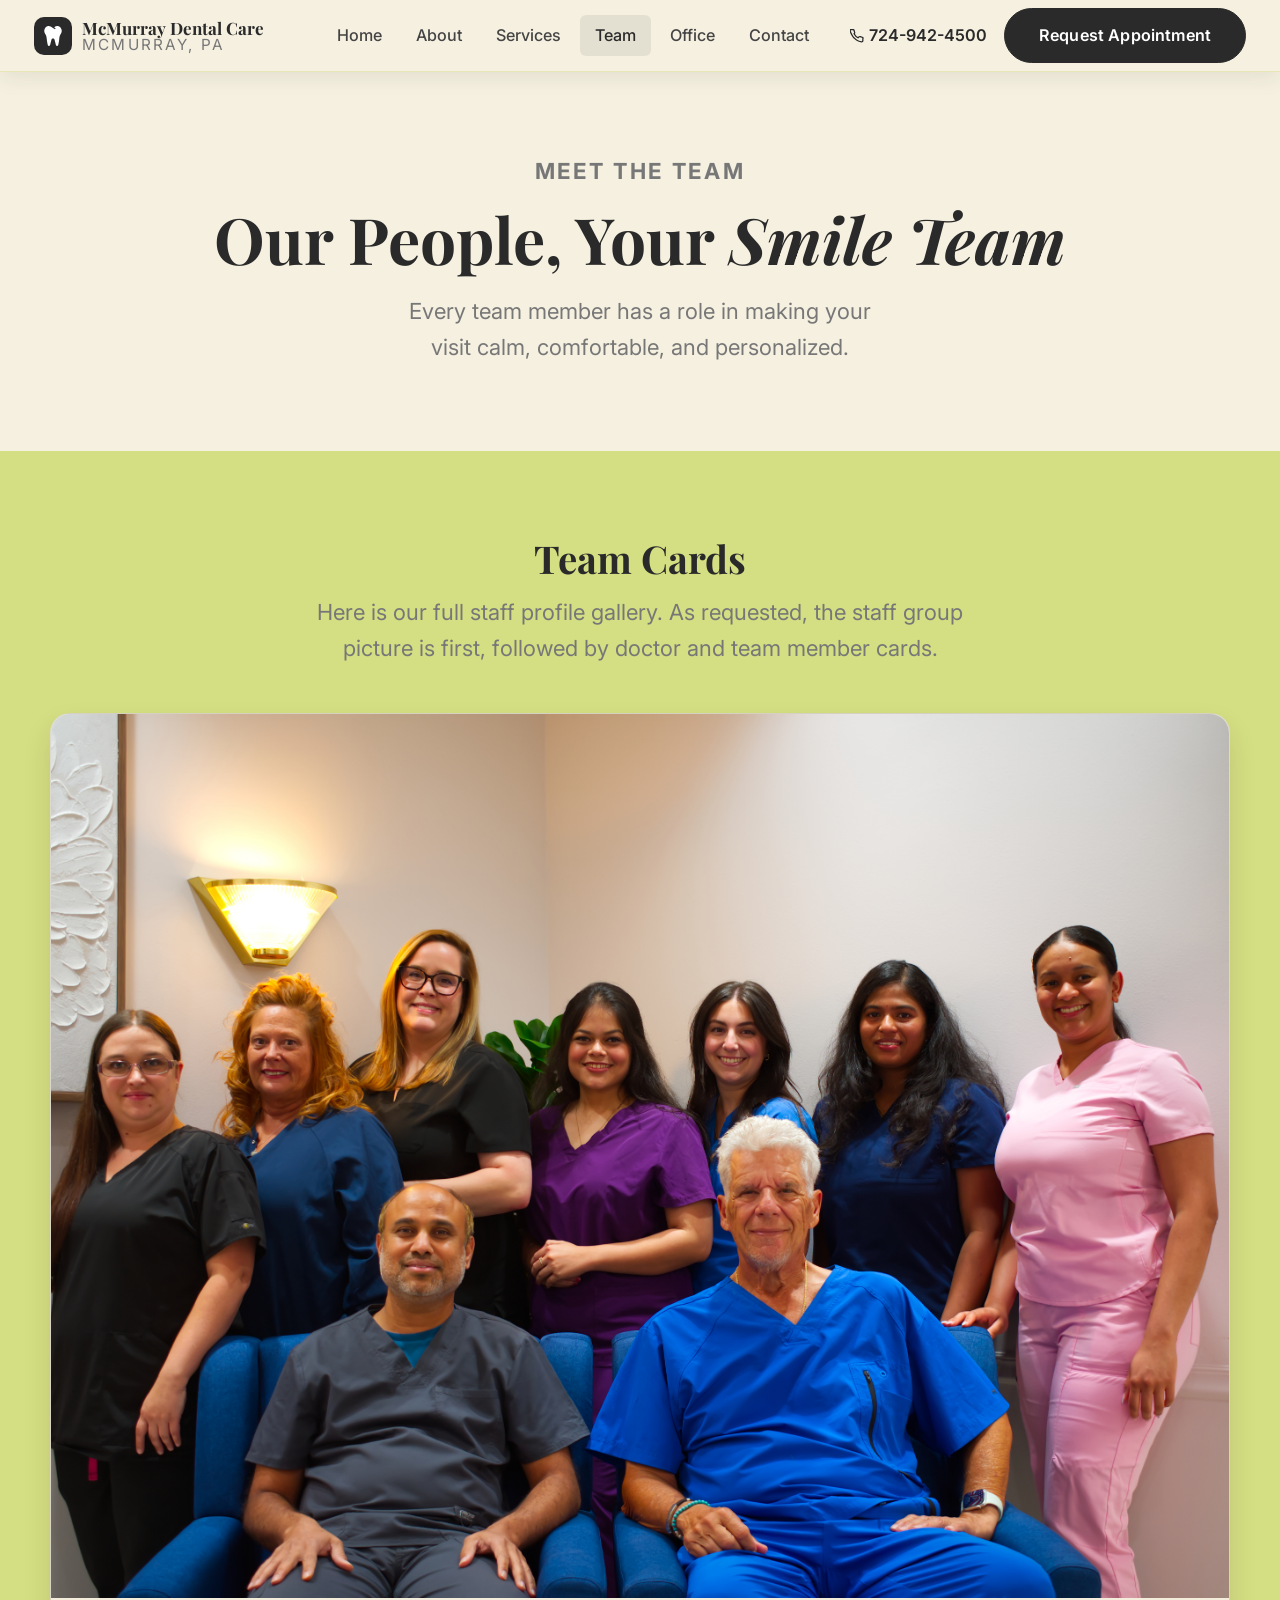
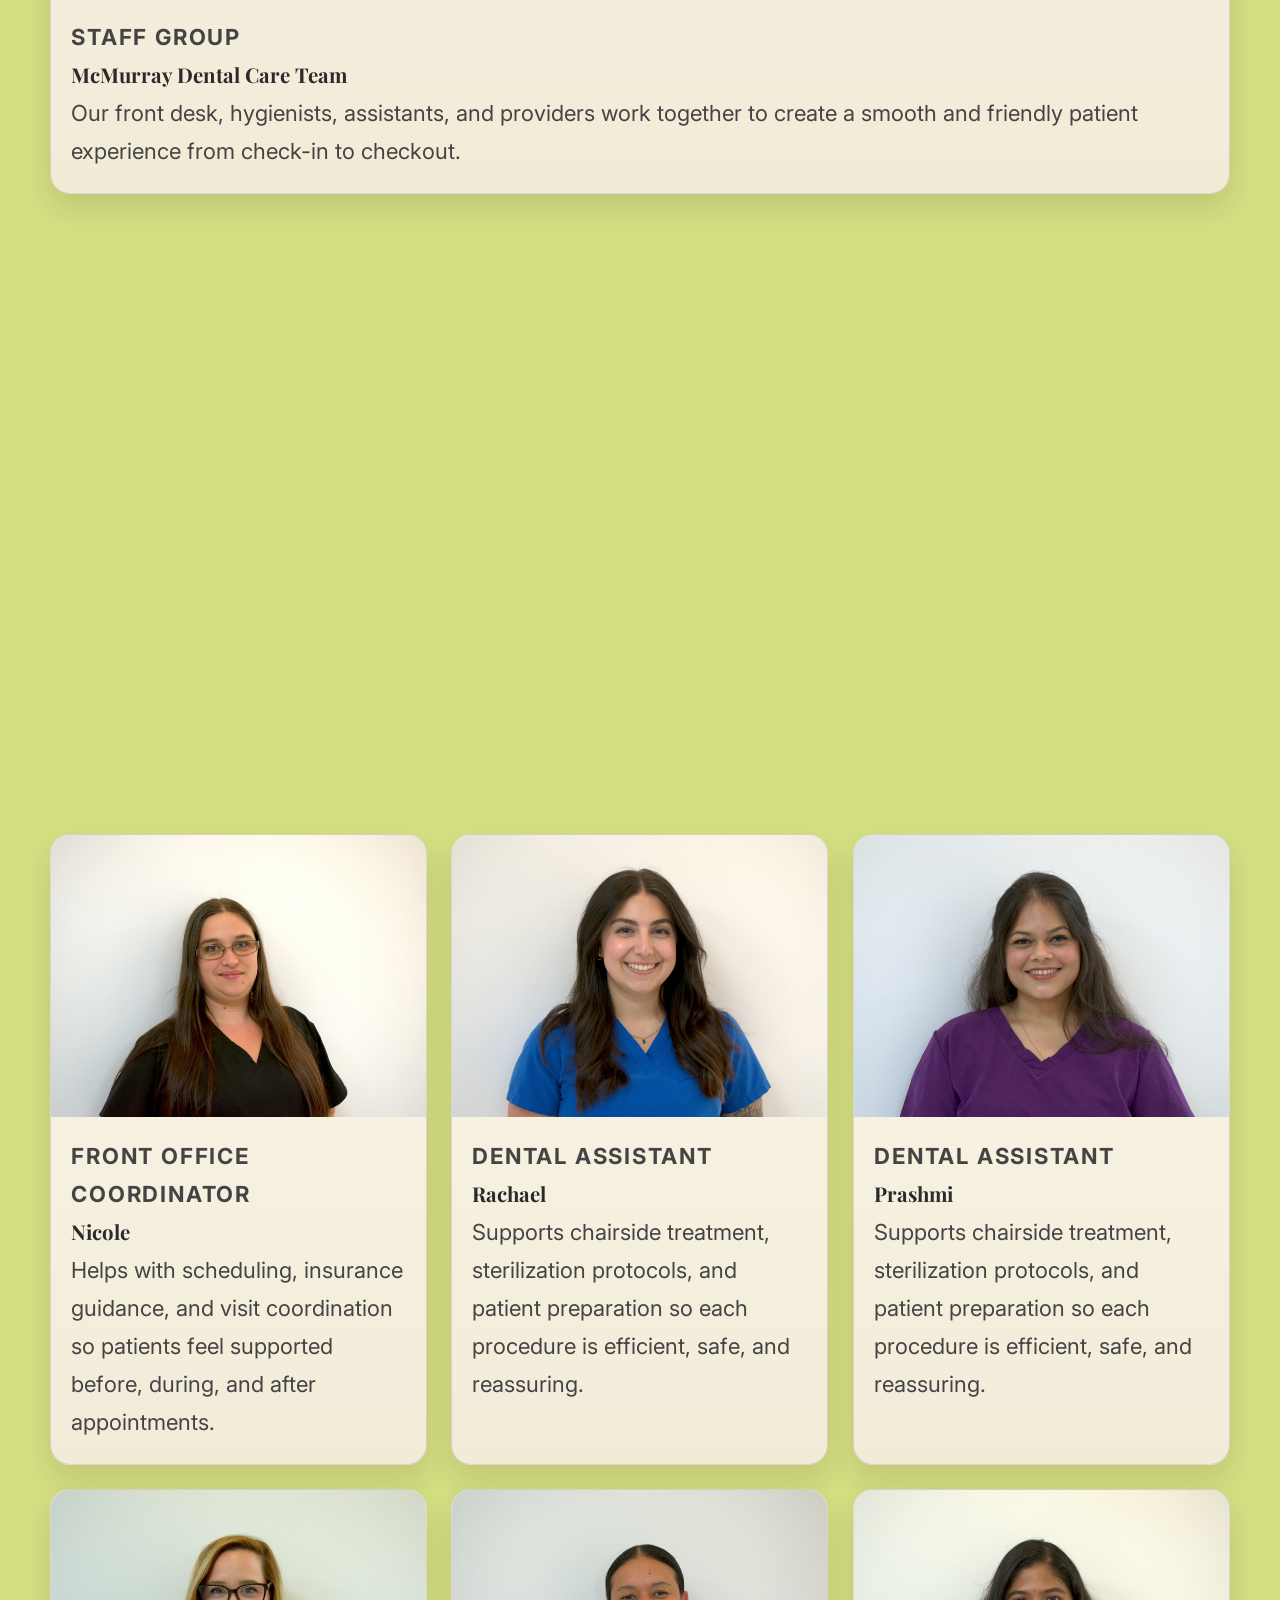
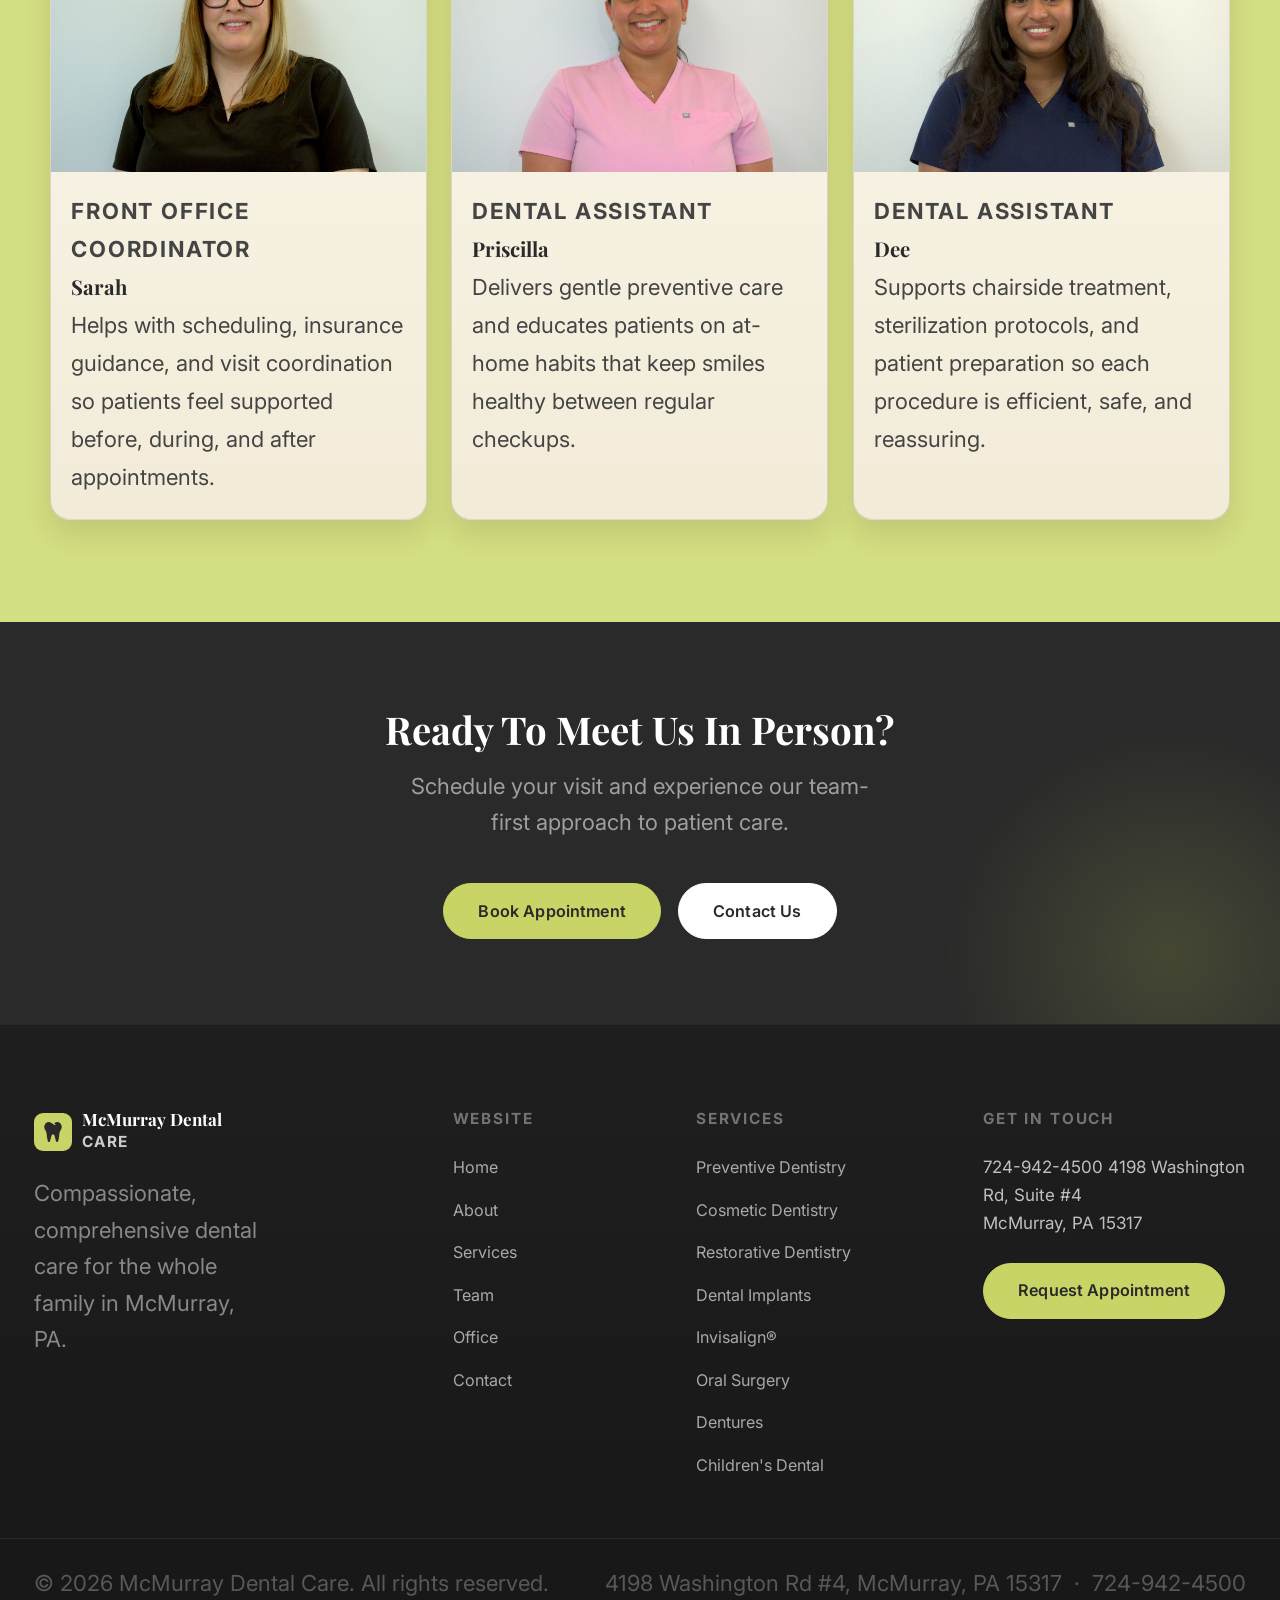
<file: teams.html>
<!DOCTYPE html>
<html lang="en">
<head>
  <meta charset="UTF-8" />
  <meta name="viewport" content="width=device-width, initial-scale=1.0" />
  <title>Our Team | McMurray Dental Care</title>
  <meta name="description" content="Meet the team at McMurray Dental Care. See our staff group photo first, followed by doctor and team profile cards." />
  <link rel="canonical" href="https://mcmurraydentalcare.com/teams.html" />
  <meta property="og:type" content="website" />
  <meta property="og:site_name" content="McMurray Dental Care" />
  <meta property="og:title" content="Our Team | McMurray Dental Care" />
  <meta property="og:description" content="Meet the team at McMurray Dental Care. See our staff group photo first, followed by doctor and team profile cards." />
  <meta property="og:url" content="https://mcmurraydentalcare.com/teams.html" />
  <meta property="og:image" content="https://mcmurraydentalcare.com/images/og-image.jpg" />
  <meta name="twitter:card" content="summary_large_image" />
  <meta name="twitter:title" content="Our Team | McMurray Dental Care" />
  <meta name="twitter:description" content="Meet the team at McMurray Dental Care. See our staff group photo first, followed by doctor and team profile cards." />
  <meta name="twitter:image" content="https://mcmurraydentalcare.com/images/og-image.jpg" />
  <link rel="preconnect" href="https://fonts.googleapis.com" />
  <link rel="preconnect" href="https://fonts.gstatic.com" crossorigin />
  <link href="https://fonts.googleapis.com/css2?family=Playfair+Display:ital,wght@0,400;0,600;0,700;1,400;1,600&family=Inter:wght@300;400;500;600;700&display=swap" rel="stylesheet" />
  <link rel="stylesheet" href="css/style.css" />
  <link rel="icon" href="/favicon.ico" sizes="any" />
  <script type="application/ld+json">
  {
    "@context": "https://schema.org",
    "@type": "MedicalOrganization",
    "name": "McMurray Dental Care",
    "url": "https://mcmurraydentalcare.com/teams.html",
    "description": "Meet the dedicated dental professionals at McMurray Dental Care in McMurray, PA.",
    "telephone": "+17249424500",
    "address": {
      "@type": "PostalAddress",
      "streetAddress": "4198 Washington Rd #4",
      "addressLocality": "McMurray",
      "addressRegion": "PA",
      "postalCode": "15317",
      "addressCountry": "US"
    },
    "medicalSpecialty": "Dentistry"
  }
  </script>
</head>
<body>

  <!-- ===== NAVBAR ===== -->
  <header class="navbar" id="navbar">
    <div class="nav-inner">
      <a href="index.html" class="nav-logo" aria-label="McMurray Dental Care — home">
        <div class="nav-logo-icon">
          <svg viewBox="-32 0 512 512" xmlns="http://www.w3.org/2000/svg" aria-hidden="true" style="fill:#fff;">
            <path d="M443.98 96.25c-11.01-45.22-47.11-82.06-92.01-93.72-32.19-8.36-63 5.1-89.14 24.33-3.25 2.39-6.96 3.73-10.5 5.48l28.32 18.21c7.42 4.77 9.58 14.67 4.8 22.11-4.46 6.95-14.27 9.86-22.11 4.8L162.83 12.84c-20.7-10.85-43.38-16.4-66.81-10.31-44.9 11.67-81 48.5-92.01 93.72-10.13 41.62-.42 80.81 21.5 110.43 23.36 31.57 32.68 68.66 36.29 107.35 4.4 47.16 10.33 94.16 20.94 140.32l7.8 33.95c3.19 13.87 15.49 23.7 29.67 23.7 13.97 0 26.15-9.55 29.54-23.16l34.47-138.42c4.56-18.32 20.96-31.16 39.76-31.16s35.2 12.85 39.76 31.16l34.47 138.42c3.39 13.61 15.57 23.16 29.54 23.16 14.18 0 26.48-9.83 29.67-23.7l7.8-33.95c10.61-46.15 16.53-93.16 20.94-140.32 3.61-38.7 12.93-75.78 36.29-107.35 21.95-29.61 31.66-68.8 21.53-110.43z"/>
          </svg>
        </div>
        <div class="nav-logo-text">
          <span class="name">McMurray Dental Care</span>
          <span class="tagline">McMurray, PA</span>
        </div>
      </a>

      <nav class="nav-menu" aria-label="Primary navigation">
        <a href="index.html">Home</a>
        <a href="about.html">About</a>
        <a href="services.html">Services</a>
        <a href="teams.html" class="active">Team</a>
        <a href="view-our-office.html">Office</a>
        <a href="contact.html">Contact</a>
      </nav>

      <div class="nav-actions">
        <a href="tel:7249424500" class="nav-phone">
          <svg width="14" height="14" viewBox="0 0 24 24" fill="none" stroke="currentColor" stroke-width="2.2" stroke-linecap="round" stroke-linejoin="round" aria-hidden="true"><path d="M22 16.92v3a2 2 0 01-2.18 2 19.79 19.79 0 01-8.63-3.07A19.5 19.5 0 013.06 9.81a19.79 19.79 0 01-3.07-8.67A2 2 0 012.18 1h3a2 2 0 012 1.72c.127.96.361 1.903.7 2.81a2 2 0 01-.45 2.11L6.91 8.16a16 16 0 006.93 6.93l1.52-1.52a2 2 0 012.11-.45c.907.339 1.85.573 2.81.7A2 2 0 0122 16.92z"/></svg>
          724-942-4500
        </a>
        <a href="https://appt.link/mc-murray-dental-care/mc-murray-dental-care" target="_blank" rel="noopener" class="btn btn-dark">Request Appointment</a>
      </div>

      <button class="nav-hamburger" id="navHamburger" aria-label="Toggle menu" aria-expanded="false">
        <span></span><span></span><span></span>
      </button>
    </div>

    <nav class="nav-mobile" aria-label="Mobile navigation">
      <a href="index.html">Home</a>
      <a href="about.html">About</a>
      <a href="services.html">Services</a>
      <a href="teams.html">Team</a>
      <a href="view-our-office.html">Office</a>
      <a href="contact.html">Contact</a>
      <div class="nav-mobile-cta">
        <a href="tel:7249424500" class="btn btn-outline">📞 724-942-4500</a>
        <a href="https://appt.link/mc-murray-dental-care/mc-murray-dental-care" target="_blank" rel="noopener" class="btn btn-dark">Request Appointment</a>
      </div>
    </nav>
  </header>

  <!-- ===== PAGE HEADER ===== -->
  <section class="page-header">
    <p class="tag">Meet The Team</p>
    <h1>Our People, Your <em>Smile Team</em></h1>
    <p>Every team member has a role in making your visit calm, comfortable, and personalized.</p>
  </section>

  <!-- ===== TEAM PROFILES ===== -->
  <section class="team-profiles-section" aria-labelledby="team-profiles-heading">
    <div class="team-profiles-inner">
      <div class="team-profiles-intro fade-up">
        <h2 id="team-profiles-heading">Team Cards</h2>
        <p>Here is our full staff profile gallery. As requested, the staff group picture is first, followed by doctor and team member cards.</p>
      </div>

      <div class="profile-grid">
        <article class="profile-card profile-card--wide fade-up">
          <img class="profile-image" src="images/team-pics/staff-group.jpg" alt="McMurray Dental Care full staff group photo" loading="eager" />
          <div class="profile-card-body">
            <p class="profile-role">Staff Group</p>
            <h3 class="profile-name">McMurray Dental Care Team</h3>
            <p>Our front desk, hygienists, assistants, and providers work together to create a smooth and friendly patient experience from check-in to checkout.</p>
          </div>
        </article>

        <article class="profile-card fade-up">
          <img class="profile-image" src="images/team-pics/dental-portraits-others-00000009.jpg" alt="Michelle, Dental Hygienist" loading="lazy" />
          <div class="profile-card-body">
            <p class="profile-role">Dental Hygienist</p>
            <h3 class="profile-name">Michelle</h3>
            <p>Supports chairside treatment, sterilization protocols, and patient preparation so each procedure is efficient, safe, and reassuring.</p>
          </div>
        </article>

        <article class="profile-card fade-up">
          <img class="profile-image" src="images/team-pics/dental-portraits-others-000000010.jpg" alt="Dr. Meer Ahmed, Lead Doctor" loading="lazy" />
          <div class="profile-card-body">
            <p class="profile-role">Lead Doctor</p>
            <h3 class="profile-name">Dr. Meer Ahmed</h3>
            <p>Provides comprehensive exams, treatment planning, and restorative care with a focus on patient comfort and long-term oral health.</p>
          </div>
        </article>

        <article class="profile-card fade-up">
          <img class="profile-image" src="images/team-pics/dental-portraits-others-00000002.jpg" alt="Harry G. Hannah, Lead Doctor" loading="lazy" />
          <div class="profile-card-body">
            <p class="profile-role">Lead Doctor</p>
            <h3 class="profile-name">Harry G. Hannah</h3>
            <p>Helps patients maintain healthy gums and teeth through preventive cleanings, oral hygiene coaching, and early screening support.</p>
          </div>
        </article>

        <article class="profile-card fade-up">
          <img class="profile-image" src="images/team-pics/dental-portraits-others-00000003.jpg" alt="Nicole, Front Office Coordinator" loading="lazy" />
          <div class="profile-card-body">
            <p class="profile-role">Front Office Coordinator</p>
            <h3 class="profile-name">Nicole</h3>
            <p>Helps with scheduling, insurance guidance, and visit coordination so patients feel supported before, during, and after appointments.</p>
          </div>
        </article>

        <article class="profile-card fade-up">
          <img class="profile-image" src="images/team-pics/dental-portraits-others-00000004.jpg" alt="Rachael, Dental Assistant" loading="lazy" />
          <div class="profile-card-body">
            <p class="profile-role">Dental Assistant</p>
            <h3 class="profile-name">Rachael</h3>
            <p>Supports chairside treatment, sterilization protocols, and patient preparation so each procedure is efficient, safe, and reassuring.</p>
          </div>
        </article>

        <article class="profile-card fade-up">
          <img class="profile-image" src="images/team-pics/dental-portraits-others-00000005.jpg" alt="Prashmi, Dental Assistant" loading="lazy" />
          <div class="profile-card-body">
            <p class="profile-role">Dental Assistant</p>
            <h3 class="profile-name">Prashmi</h3>
            <p>Supports chairside treatment, sterilization protocols, and patient preparation so each procedure is efficient, safe, and reassuring.</p>
          </div>
        </article>

        <article class="profile-card fade-up">
          <img class="profile-image" src="images/team-pics/dental-portraits-others-00000006.jpg" alt="Sarah, Front Office Coordinator" loading="lazy" />
          <div class="profile-card-body">
            <p class="profile-role">Front Office Coordinator</p>
            <h3 class="profile-name">Sarah</h3>
            <p>Helps with scheduling, insurance guidance, and visit coordination so patients feel supported before, during, and after appointments.</p>
          </div>
        </article>

        <article class="profile-card fade-up">
          <img class="profile-image" src="images/team-pics/dental-portraits-others-00000007.jpg" alt="Priscilla, Dental Assistant" loading="lazy" />
          <div class="profile-card-body">
            <p class="profile-role">Dental Assistant</p>
            <h3 class="profile-name">Priscilla</h3>
            <p>Delivers gentle preventive care and educates patients on at-home habits that keep smiles healthy between regular checkups.</p>
          </div>
        </article>

        <article class="profile-card fade-up">
          <img class="profile-image" src="images/team-pics/dental-portraits-others-00000008.jpg" alt="Dee, Dental Assistant" loading="lazy" />
          <div class="profile-card-body">
            <p class="profile-role">Dental Assistant</p>
            <h3 class="profile-name">Dee</h3>
            <p>Supports chairside treatment, sterilization protocols, and patient preparation so each procedure is efficient, safe, and reassuring.</p>
          </div>
        </article>

      </div>
    </div>
  </section>

  <!-- ===== CTA BANNER ===== -->
  <section class="cta-banner" aria-labelledby="team-cta-heading">
    <h2 id="team-cta-heading" class="fade-up">Ready To Meet Us In Person?</h2>
    <p class="fade-up">Schedule your visit and experience our team-first approach to patient care.</p>
    <div class="cta-actions fade-up">
      <a href="https://appt.link/mc-murray-dental-care/mc-murray-dental-care" target="_blank" rel="noopener" class="btn btn-accent">Book Appointment</a>
      <a href="contact.html" class="btn btn-light">Contact Us</a>
    </div>
  </section>

  <!-- ===== FOOTER ===== -->
  <footer class="footer">
    <div class="footer-main">
      <div class="footer-brand">
        <div class="f-logo">
          <div class="f-logo-icon">
            <svg viewBox="-32 0 512 512" xmlns="http://www.w3.org/2000/svg" aria-hidden="true" style="fill:#2a2a2a;">
              <path d="M443.98 96.25c-11.01-45.22-47.11-82.06-92.01-93.72-32.19-8.36-63 5.1-89.14 24.33-3.25 2.39-6.96 3.73-10.5 5.48l28.32 18.21c7.42 4.77 9.58 14.67 4.8 22.11-4.46 6.95-14.27 9.86-22.11 4.8L162.83 12.84c-20.7-10.85-43.38-16.4-66.81-10.31-44.9 11.67-81 48.5-92.01 93.72-10.13 41.62-.42 80.81 21.5 110.43 23.36 31.57 32.68 68.66 36.29 107.35 4.4 47.16 10.33 94.16 20.94 140.32l7.8 33.95c3.19 13.87 15.49 23.7 29.67 23.7 13.97 0 26.15-9.55 29.54-23.16l34.47-138.42c4.56-18.32 20.96-31.16 39.76-31.16s35.2 12.85 39.76 31.16l34.47 138.42c3.39 13.61 15.57 23.16 29.54 23.16 14.18 0 26.48-9.83 29.67-23.7l7.8-33.95c10.61-46.15 16.53-93.16 20.94-140.32 3.61-38.7 12.93-75.78 36.29-107.35 21.95-29.61 31.66-68.8 21.53-110.43z"/>
            </svg>
          </div>
          <div class="f-logo-text"><span class="name">McMurray Dental</span><span class="care">Care</span></div>
        </div>
        <p>Compassionate, comprehensive dental care for the whole family in McMurray, PA.</p>
      </div>
      <div class="footer-col">
        <h4>Website</h4>
        <ul>
          <li><a href="index.html">Home</a></li>
          <li><a href="about.html">About</a></li>
          <li><a href="services.html">Services</a></li>
          <li><a href="teams.html">Team</a></li>
          <li><a href="view-our-office.html">Office</a></li>
          <li><a href="contact.html">Contact</a></li>
        </ul>
      </div>
      <div class="footer-col">
        <h4>Services</h4>
        <ul>
          <li><a href="cleaning-and-prevention.html">Preventive Dentistry</a></li>
          <li><a href="cosmetic-dentistry.html">Cosmetic Dentistry</a></li>
          <li><a href="restorative-dentistry.html">Restorative Dentistry</a></li>
          <li><a href="dental-implants.html">Dental Implants</a></li>
          <li><a href="invisalign.html">Invisalign®</a></li>
          <li><a href="oral-surgery.html">Oral Surgery</a></li>
          <li><a href="dentures.html">Dentures</a></li>
          <li><a href="pediatric-dentistry.html">Children's Dental</a></li>
        </ul>
      </div>
      <div class="footer-col">
        <h4>Get In Touch</h4>
        <div class="footer-contact-info">
          <a href="tel:7249424500">724-942-4500</a>
          <a href="https://maps.app.goo.gl/44t8cNcs267HqmYa7" target="_blank" rel="noopener">4198 Washington Rd, Suite #4<br>McMurray, PA 15317</a>
        </div>
        <a href="https://appt.link/mc-murray-dental-care/mc-murray-dental-care" target="_blank" rel="noopener" class="btn btn-accent footer-appt-btn">Request Appointment</a>
      </div>
    </div>
    <div class="footer-bottom">
      <p>&copy; <span id="year"></span> McMurray Dental Care. All rights reserved.</p>
      <p>4198 Washington Rd #4, McMurray, PA 15317 &nbsp;·&nbsp; 724-942-4500</p>
    </div>
  </footer>

  <script src="js/main.js"></script>
</body>
</html>
</file>
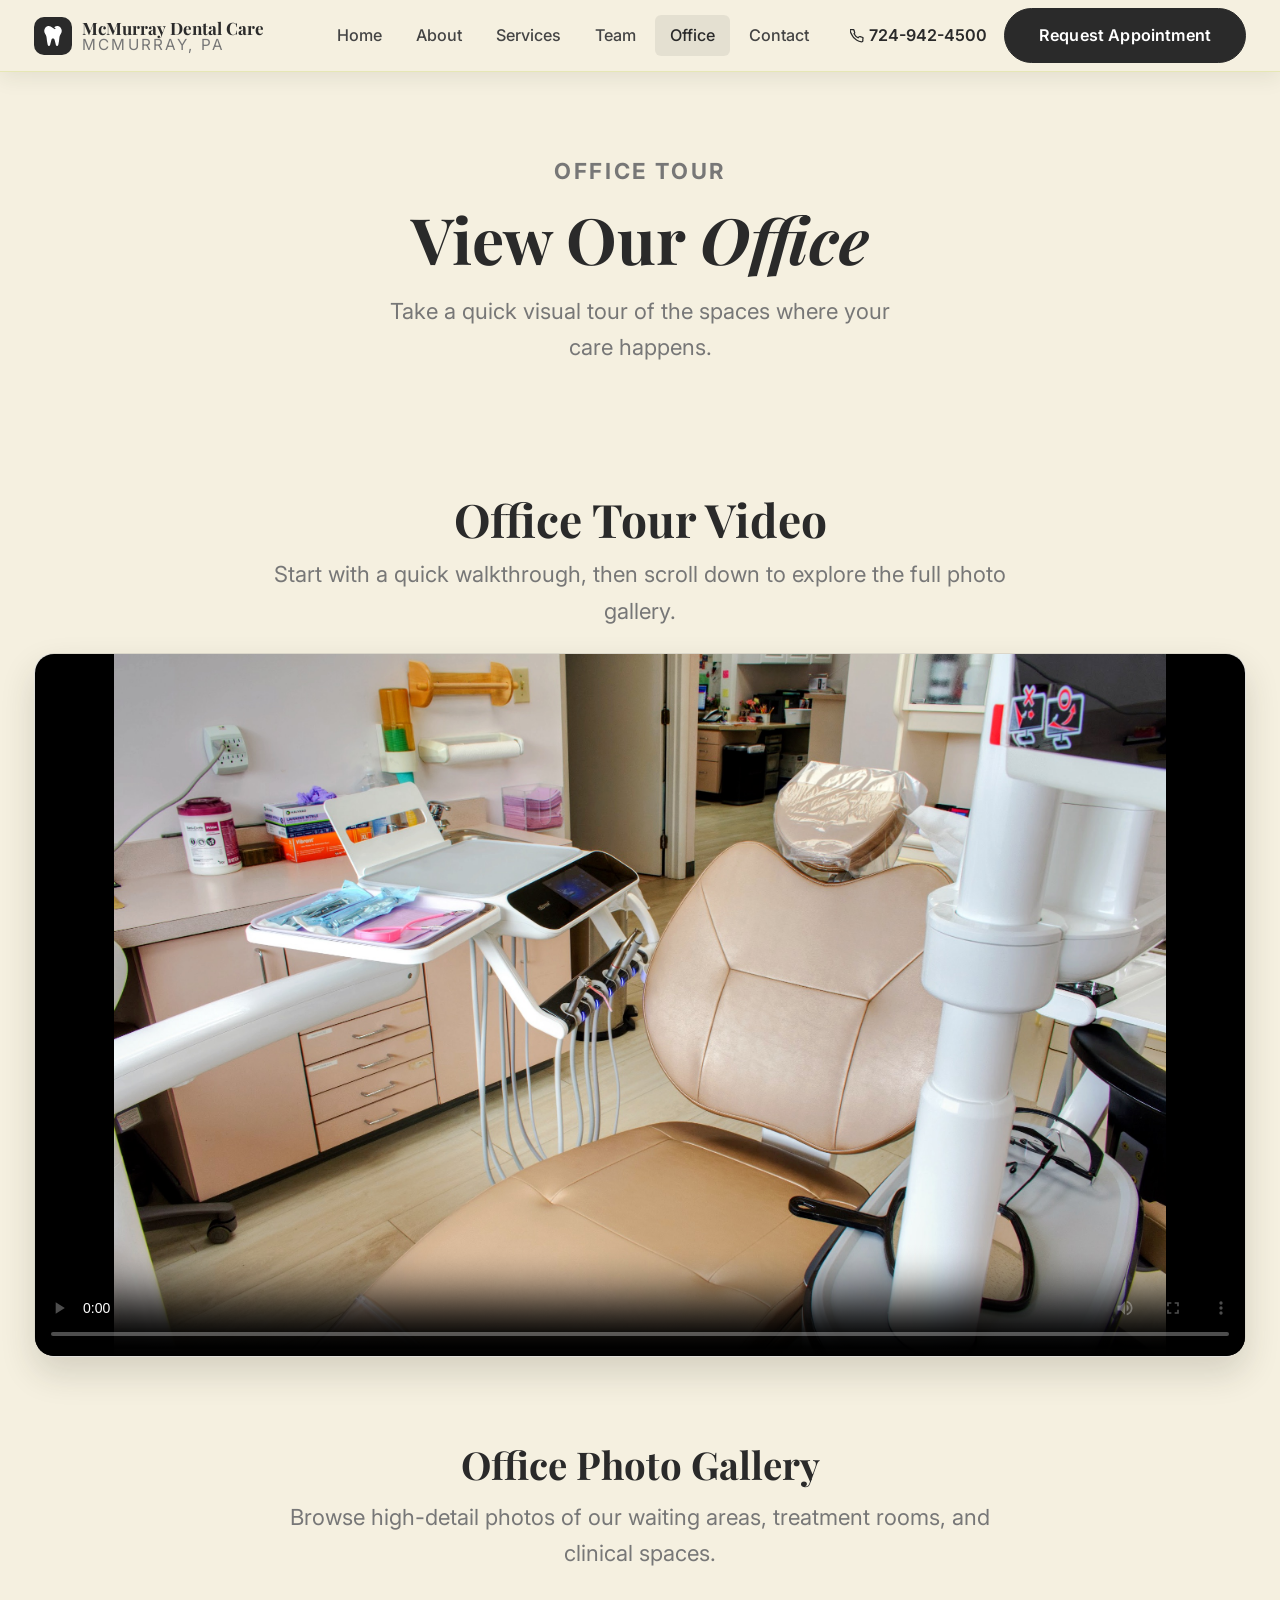
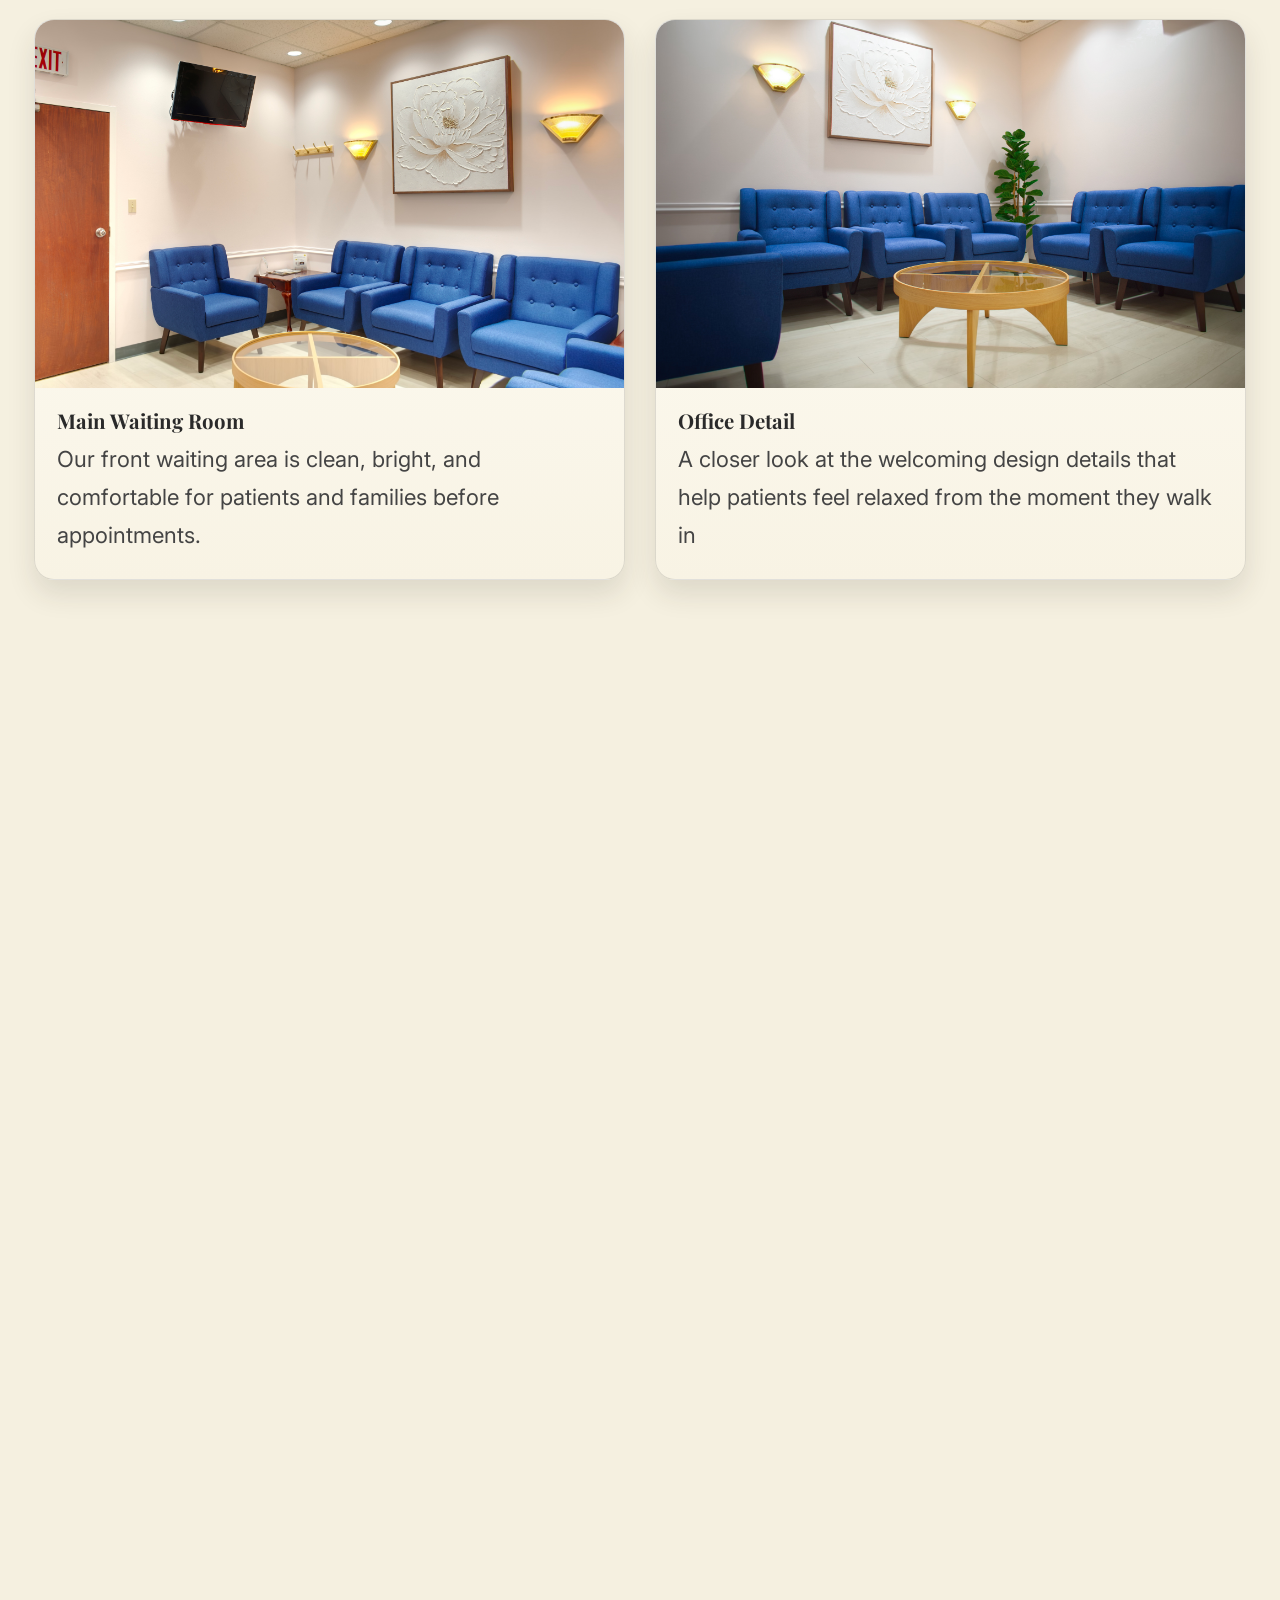
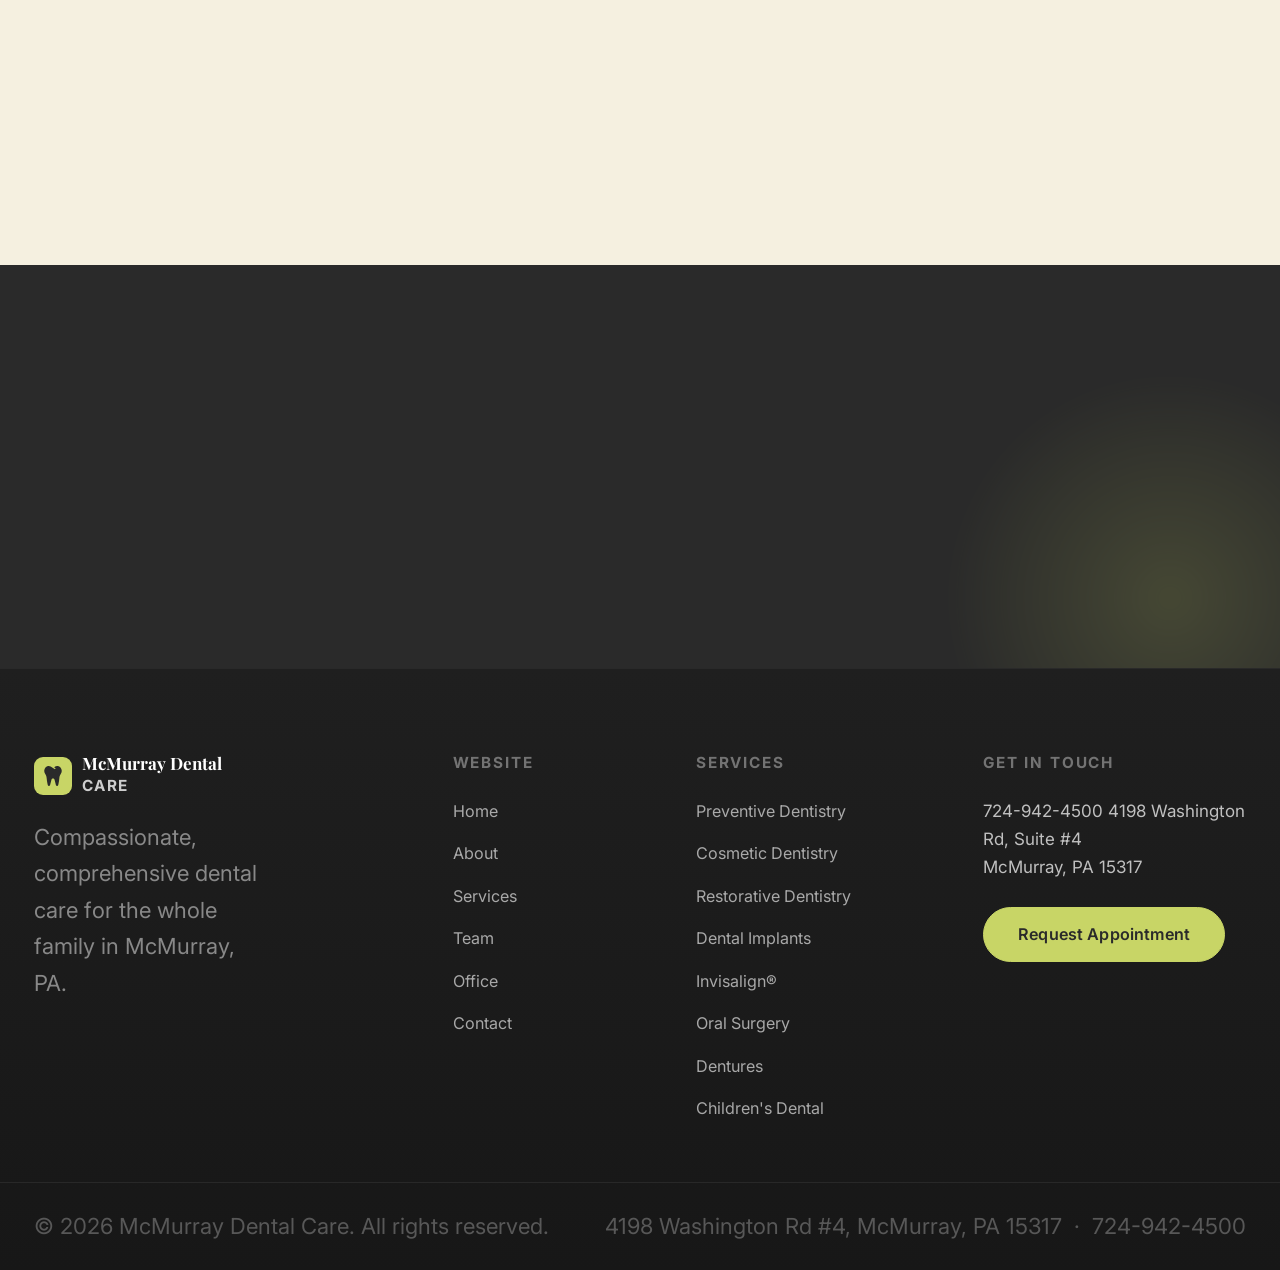
<file: view-our-office.html>
<!DOCTYPE html>
<html lang="en">
<head>
  <meta charset="UTF-8" />
  <meta name="viewport" content="width=device-width, initial-scale=1.0" />
  <title>Our Office | McMurray Dental Care</title>
  <meta name="description" content="Take a look inside McMurray Dental Care with an office tour video and photo gallery of our waiting areas, treatment rooms, and hallways." />
  <link rel="canonical" href="https://mcmurraydentalcare.com/view-our-office.html" />
  <meta property="og:type" content="website" />
  <meta property="og:site_name" content="McMurray Dental Care" />
  <meta property="og:title" content="Our Office | McMurray Dental Care" />
  <meta property="og:description" content="Take a look inside McMurray Dental Care with an office tour video and photo gallery of our waiting areas, treatment rooms, and hallways." />
  <meta property="og:url" content="https://mcmurraydentalcare.com/view-our-office.html" />
  <meta property="og:image" content="https://mcmurraydentalcare.com/images/og-image.jpg" />
  <meta name="twitter:card" content="summary_large_image" />
  <meta name="twitter:title" content="Our Office | McMurray Dental Care" />
  <meta name="twitter:description" content="Take a look inside McMurray Dental Care with an office tour video and photo gallery of our waiting areas, treatment rooms, and hallways." />
  <meta name="twitter:image" content="https://mcmurraydentalcare.com/images/og-image.jpg" />
  <link rel="preconnect" href="https://fonts.googleapis.com" />
  <link rel="preconnect" href="https://fonts.gstatic.com" crossorigin />
  <link href="https://fonts.googleapis.com/css2?family=Playfair+Display:ital,wght@0,400;0,600;0,700;1,400;1,600&family=Inter:wght@300;400;500;600;700&display=swap" rel="stylesheet" />
  <link rel="stylesheet" href="css/style.css" />
  <link rel="icon" href="/favicon.ico" sizes="any" />
  <script type="application/ld+json">
  {
    "@context": "https://schema.org",
    "@type": "Dentist",
    "name": "McMurray Dental Care",
    "url": "https://mcmurraydentalcare.com/",
    "image": "https://mcmurraydentalcare.com/images/og-image.jpg",
    "description": "Take a look inside McMurray Dental Care in McMurray, PA — our welcoming waiting rooms, modern treatment rooms, and friendly hallways.",
    "telephone": "+17249424500",
    "address": {
      "@type": "PostalAddress",
      "streetAddress": "4198 Washington Rd #4",
      "addressLocality": "McMurray",
      "addressRegion": "PA",
      "postalCode": "15317",
      "addressCountry": "US"
    }
  }
  </script>
</head>
<body>

  <!-- ===== NAVBAR ===== -->
  <header class="navbar" id="navbar">
    <div class="nav-inner">
      <a href="index.html" class="nav-logo" aria-label="McMurray Dental Care — home">
        <div class="nav-logo-icon">
          <svg viewBox="-32 0 512 512" xmlns="http://www.w3.org/2000/svg" aria-hidden="true" style="fill:#fff;">
            <path d="M443.98 96.25c-11.01-45.22-47.11-82.06-92.01-93.72-32.19-8.36-63 5.1-89.14 24.33-3.25 2.39-6.96 3.73-10.5 5.48l28.32 18.21c7.42 4.77 9.58 14.67 4.8 22.11-4.46 6.95-14.27 9.86-22.11 4.8L162.83 12.84c-20.7-10.85-43.38-16.4-66.81-10.31-44.9 11.67-81 48.5-92.01 93.72-10.13 41.62-.42 80.81 21.5 110.43 23.36 31.57 32.68 68.66 36.29 107.35 4.4 47.16 10.33 94.16 20.94 140.32l7.8 33.95c3.19 13.87 15.49 23.7 29.67 23.7 13.97 0 26.15-9.55 29.54-23.16l34.47-138.42c4.56-18.32 20.96-31.16 39.76-31.16s35.2 12.85 39.76 31.16l34.47 138.42c3.39 13.61 15.57 23.16 29.54 23.16 14.18 0 26.48-9.83 29.67-23.7l7.8-33.95c10.61-46.15 16.53-93.16 20.94-140.32 3.61-38.7 12.93-75.78 36.29-107.35 21.95-29.61 31.66-68.8 21.53-110.43z"/>
          </svg>
        </div>
        <div class="nav-logo-text">
          <span class="name">McMurray Dental Care</span>
          <span class="tagline">McMurray, PA</span>
        </div>
      </a>

      <nav class="nav-menu" aria-label="Primary navigation">
        <a href="index.html">Home</a>
        <a href="about.html">About</a>
        <a href="services.html">Services</a>
        <a href="teams.html">Team</a>
        <a href="view-our-office.html" class="active">Office</a>
        <a href="contact.html">Contact</a>
      </nav>

      <div class="nav-actions">
        <a href="tel:7249424500" class="nav-phone">
          <svg width="14" height="14" viewBox="0 0 24 24" fill="none" stroke="currentColor" stroke-width="2.2" stroke-linecap="round" stroke-linejoin="round" aria-hidden="true"><path d="M22 16.92v3a2 2 0 01-2.18 2 19.79 19.79 0 01-8.63-3.07A19.5 19.5 0 013.06 9.81a19.79 19.79 0 01-3.07-8.67A2 2 0 012.18 1h3a2 2 0 012 1.72c.127.96.361 1.903.7 2.81a2 2 0 01-.45 2.11L6.91 8.16a16 16 0 006.93 6.93l1.52-1.52a2 2 0 012.11-.45c.907.339 1.85.573 2.81.7A2 2 0 0122 16.92z"/></svg>
          724-942-4500
        </a>
        <a href="https://appt.link/mc-murray-dental-care/mc-murray-dental-care" target="_blank" rel="noopener" class="btn btn-dark">Request Appointment</a>
      </div>

      <button class="nav-hamburger" id="navHamburger" aria-label="Toggle menu" aria-expanded="false">
        <span></span><span></span><span></span>
      </button>
    </div>

    <nav class="nav-mobile" aria-label="Mobile navigation">
      <a href="index.html">Home</a>
      <a href="about.html">About</a>
      <a href="services.html">Services</a>
      <a href="teams.html">Team</a>
      <a href="view-our-office.html">Office</a>
      <a href="contact.html">Contact</a>
      <div class="nav-mobile-cta">
        <a href="tel:7249424500" class="btn btn-outline">📞 724-942-4500</a>
        <a href="https://appt.link/mc-murray-dental-care/mc-murray-dental-care" target="_blank" rel="noopener" class="btn btn-dark">Request Appointment</a>
      </div>
    </nav>
  </header>

  <!-- ===== PAGE HEADER ===== -->
  <section class="page-header">
    <p class="tag">Office Tour</p>
    <h1>View Our <em>Office</em></h1>
    <p>Take a quick visual tour of the spaces where your care happens.</p>
  </section>

  <!-- ===== OFFICE TOUR VIDEO ===== -->
  <section class="office-video-section" aria-labelledby="office-video-heading">
    <div class="office-video-inner fade-up">
      <div class="office-video-intro">
        <h2 id="office-video-heading">Office Tour Video</h2>
        <p>Start with a quick walkthrough, then scroll down to explore the full photo gallery.</p>
      </div>
      <div class="office-video-wrap">
        <video class="office-tour-video" controls preload="metadata" playsinline poster="images/office-pics/chair%20hdr.jpg">
          <source src="images/office-pics/Final-1080p.mp4" type="video/mp4" />
          <source src="images/office-pics/Final%201080p.mov" type="video/quicktime" />
          Your browser does not support the office tour video.
        </video>
      </div>
    </div>
  </section>

  <!-- ===== OFFICE GALLERY ===== -->
  <section class="office-gallery-section" aria-labelledby="office-gallery-heading">
    <div class="office-gallery-inner">
      <div class="office-gallery-intro fade-up">
        <h2 id="office-gallery-heading">Office Photo Gallery</h2>
        <p>Browse high-detail photos of our waiting areas, treatment rooms, and clinical spaces.</p>
      </div>

      <div class="office-grid">
        <article class="office-card fade-up">
          <img class="office-photo" src="images/office-pics/waiting%20room%201_Original.JPG" alt="Main waiting room at McMurray Dental Care" loading="eager" />
          <div class="office-card-body">
            <h3 class="office-card-title">Main Waiting Room</h3>
            <p>Our front waiting area is clean, bright, and comfortable for patients and families before appointments.</p>
          </div>
        </article>

        <article class="office-card fade-up">
          <img class="office-photo" src="images/office-pics/waiting%20rom%202_Original.jpg" alt="Secondary waiting room seating area" loading="lazy" />
          <div class="office-card-body">
            <h3 class="office-card-title">Office Detail</h3>
            <p>A closer look at the welcoming design details that help patients feel relaxed from the moment they walk in</p>
          </div>
        </article>

        <article class="office-card fade-up">
          <img class="office-photo" src="images/office-pics/hallway.jpg" alt="Office hallway connecting treatment spaces" loading="lazy" />
          <div class="office-card-body">
            <h3 class="office-card-title">Office Hallway</h3>
            <p>Wide, organized hallways connect the rooms efficiently while preserving a quiet, professional atmosphere.</p>
          </div>
        </article>

        <article class="office-card fade-up">
          <img class="office-photo" src="images/office-pics/chair%20hdr.jpg" alt="Dental treatment chair and clinical station" loading="lazy" />
          <div class="office-card-body">
            <h3 class="office-card-title">Treatment Room</h3>
            <p>Our treatment rooms are designed for both precision and comfort with modern equipment and patient-friendly setup.</p>
          </div>
        </article>

        <article class="office-card fade-up">
          <img class="office-photo" src="images/office-pics/dental-portraits-others-00000001_Original.jpg" alt="Clinical room and equipment view" loading="lazy" />
          <div class="office-card-body">
            <h3 class="office-card-title">Clinical Care Space</h3>
            <p>This area highlights our day-to-day care environment where exams, consults, and treatments are completed.</p>
          </div>
        </article>

        <article class="office-card fade-up">
          <img class="office-photo" src="images/office-pics/wmremove-transformed.jpeg" alt="Interior office detail view" loading="lazy" />
          <div class="office-card-body">
            <h3 class="office-card-title">Additional Equipment</h3>
            <p>A closer look at the additional equipment used to treat our patients and provide the best care for you.</p>
          </div>
        </article>
      </div>
    </div>
  </section>

  <!-- ===== CTA BANNER ===== -->
  <section class="cta-banner" aria-labelledby="office-cta-heading">
    <h2 id="office-cta-heading" class="fade-up">Like What You See?</h2>
    <p class="fade-up">Schedule your appointment and visit our office in person.</p>
    <div class="cta-actions fade-up">
      <a href="https://appt.link/mc-murray-dental-care/mc-murray-dental-care" target="_blank" rel="noopener" class="btn btn-accent">Schedule Appointment</a>
      <a href="index.html" class="btn btn-light">Back to Home</a>
    </div>
  </section>

  <!-- ===== FOOTER ===== -->
  <footer class="footer">
    <div class="footer-main">
      <div class="footer-brand">
        <div class="f-logo">
          <div class="f-logo-icon">
            <svg viewBox="-32 0 512 512" xmlns="http://www.w3.org/2000/svg" aria-hidden="true" style="fill:#2a2a2a;">
              <path d="M443.98 96.25c-11.01-45.22-47.11-82.06-92.01-93.72-32.19-8.36-63 5.1-89.14 24.33-3.25 2.39-6.96 3.73-10.5 5.48l28.32 18.21c7.42 4.77 9.58 14.67 4.8 22.11-4.46 6.95-14.27 9.86-22.11 4.8L162.83 12.84c-20.7-10.85-43.38-16.4-66.81-10.31-44.9 11.67-81 48.5-92.01 93.72-10.13 41.62-.42 80.81 21.5 110.43 23.36 31.57 32.68 68.66 36.29 107.35 4.4 47.16 10.33 94.16 20.94 140.32l7.8 33.95c3.19 13.87 15.49 23.7 29.67 23.7 13.97 0 26.15-9.55 29.54-23.16l34.47-138.42c4.56-18.32 20.96-31.16 39.76-31.16s35.2 12.85 39.76 31.16l34.47 138.42c3.39 13.61 15.57 23.16 29.54 23.16 14.18 0 26.48-9.83 29.67-23.7l7.8-33.95c10.61-46.15 16.53-93.16 20.94-140.32 3.61-38.7 12.93-75.78 36.29-107.35 21.95-29.61 31.66-68.8 21.53-110.43z"/>
            </svg>
          </div>
          <div class="f-logo-text"><span class="name">McMurray Dental</span><span class="care">Care</span></div>
        </div>
        <p>Compassionate, comprehensive dental care for the whole family in McMurray, PA.</p>
      </div>
      <div class="footer-col">
        <h4>Website</h4>
        <ul>
          <li><a href="index.html">Home</a></li>
          <li><a href="about.html">About</a></li>
          <li><a href="services.html">Services</a></li>
          <li><a href="teams.html">Team</a></li>
          <li><a href="view-our-office.html">Office</a></li>
          <li><a href="contact.html">Contact</a></li>
        </ul>
      </div>
      <div class="footer-col">
        <h4>Services</h4>
        <ul>
          <li><a href="cleaning-and-prevention.html">Preventive Dentistry</a></li>
          <li><a href="cosmetic-dentistry.html">Cosmetic Dentistry</a></li>
          <li><a href="restorative-dentistry.html">Restorative Dentistry</a></li>
          <li><a href="dental-implants.html">Dental Implants</a></li>
          <li><a href="invisalign.html">Invisalign®</a></li>
          <li><a href="oral-surgery.html">Oral Surgery</a></li>
          <li><a href="dentures.html">Dentures</a></li>
          <li><a href="pediatric-dentistry.html">Children's Dental</a></li>
        </ul>
      </div>
      <div class="footer-col">
        <h4>Get In Touch</h4>
        <div class="footer-contact-info">
          <a href="tel:7249424500">724-942-4500</a>
          <a href="https://maps.app.goo.gl/44t8cNcs267HqmYa7" target="_blank" rel="noopener">4198 Washington Rd, Suite #4<br>McMurray, PA 15317</a>
        </div>
        <a href="https://appt.link/mc-murray-dental-care/mc-murray-dental-care" target="_blank" rel="noopener" class="btn btn-accent footer-appt-btn">Request Appointment</a>
      </div>
    </div>
    <div class="footer-bottom">
      <p>&copy; <span id="year"></span> McMurray Dental Care. All rights reserved.</p>
      <p>4198 Washington Rd #4, McMurray, PA 15317 &nbsp;·&nbsp; 724-942-4500</p>
    </div>
  </footer>

  <script src="js/main.js"></script>
</body>
</html>
</file>
<file: css/style.css>
/* ===================================================
   McMurray Dental Care — Main Stylesheet
   =================================================== */

/* === CSS VARIABLES === */
:root {
  --primary:       #c8d566;
  --primary-dark:  #a8b840;
  --primary-light: #dde882;
  --bg:            #d4de82;   /* Main page / services background */
  --bg-light:      #f5f0e0;   /* Hero & location sections */
  --bg-about:      #c5d454;   /* About right panel */
  --surface:       #fffef8;
  --surface-alt:   #f8f3e4;
  --dark:          #2a2a2a;
  --text:          #444;
  --muted:         #777;
  --white:         #fff;
  --border:        rgba(42,42,42,.14);
  --line-soft:     rgba(42,42,42,.09);
  --shadow-sm:     0 2px 8px rgba(0,0,0,.08);
  --shadow:        0 4px 20px rgba(0,0,0,.12);
  --shadow-lg:     0 14px 44px rgba(0,0,0,.18);
  --shadow-xl:     0 22px 64px rgba(16, 24, 8, .24);
  --radius:        20px;
  --radius-sm:     10px;
  --radius-xs:     6px;
  --ease:          cubic-bezier(.4,0,.2,1);
  --t:             all .3s var(--ease);
  --font-h:        'Playfair Display', Georgia, serif;
  --font-b:        'Inter', -apple-system, BlinkMacSystemFont, sans-serif;
}

/* === RESET === */
*, *::before, *::after { box-sizing: border-box; margin: 0; padding: 0; }
html  {
  scroll-behavior: smooth;
  font-size: 17px;
}
body  {
  font-family: var(--font-b);
  font-size: 1rem;
  line-height: 1.65;
  color: var(--text);
  background:
    radial-gradient(circle at 12% 18%, rgba(255,255,255,.52) 0%, rgba(255,255,255,0) 34%),
    radial-gradient(circle at 87% 83%, rgba(168,184,64,.28) 0%, rgba(168,184,64,0) 38%),
    linear-gradient(180deg, #d9e48a 0%, #cfda78 100%);
  overflow-x: hidden;
  -webkit-font-smoothing: antialiased;
  -webkit-tap-highlight-color: transparent;
}
img  { max-width: 100%; height: auto; display: block; }
a    { text-decoration: none; color: inherit; }
ul   { list-style: none; }
p { font-size: 1.3rem !important; }
h1,h2,h3,h4,h5 { font-family: var(--font-h); font-weight: 700; line-height: 1.15; color: var(--dark); }

/* === UTILITIES === */
.container { max-width: 1280px; margin: 0 auto; padding: 0 2rem; }

/* === BUTTONS === */
.btn {
  display: inline-flex;
  align-items: center;
  justify-content: center;
  gap: .45rem;
  padding: .8rem 2rem;
  border-radius: 100px;
  font-family: var(--font-b);
  font-size: .95rem;
  font-weight: 600;
  letter-spacing: .01em;
  cursor: pointer;
  transition: var(--t);
  border: 1.5px solid transparent;
  white-space: nowrap;
  touch-action: manipulation;
}
.btn-dark    { background: var(--dark);  color: var(--white); border-color: var(--dark); }
.btn-dark:hover  { background: #3a3a3a; transform: translateY(-2px); box-shadow: var(--shadow); }
.btn-outline { background: transparent; color: var(--dark);  border-color: var(--dark); }
.btn-outline:hover { background: var(--dark); color: var(--white); transform: translateY(-2px); box-shadow: var(--shadow); }
.btn-light   { background: var(--white); color: var(--dark);  border-color: var(--white); }
.btn-light:hover { background: var(--bg-light); transform: translateY(-2px); box-shadow: var(--shadow); }
.btn-accent  { background: var(--primary); color: var(--dark); border-color: var(--primary); }
.btn-accent:hover { background: var(--primary-light); border-color: var(--primary-light); transform: translateY(-2px); }

/* =====================================================
   NAVBAR
   ===================================================== */
.navbar {
  position: fixed;
  top: 0; left: 0; right: 0;
  z-index: 100;
  height: 72px;
  background: rgba(245,240,224,.92);
  backdrop-filter: blur(16px);
  -webkit-backdrop-filter: blur(16px);
  border-bottom: 1px solid rgba(200,213,102,.35);
  box-shadow: 0 6px 20px rgba(36, 45, 18, .08);
  transition: var(--t);
}
.navbar.scrolled { background: rgba(245,240,224,.98); box-shadow: var(--shadow-sm); }

.nav-inner {
  max-width: 1280px;
  margin: 0 auto;
  padding: 0 2rem;
  height: 100%;
  display: flex;
  align-items: center;
  gap: 1.5rem;
}

/* Logo */
.nav-logo { display: flex; align-items: center; gap: .6rem; flex-shrink: 0; }
.nav-logo-icon {
  width: 38px; height: 38px;
  background: var(--dark);
  border-radius: 10px;
  display: flex; align-items: center; justify-content: center;
}
.nav-logo-icon svg { width: 20px; height: 20px; }
.nav-logo-text .name {
  display: block;
  font-family: var(--font-h);
  font-size: 1rem; font-weight: 700;
  color: var(--dark); line-height: 1.1;
  white-space: nowrap;
}
.nav-logo-text .tagline {
  display: block;
  font-size: .9rem;
  text-transform: uppercase;
  letter-spacing: .14em;
  color: var(--muted); line-height: 1;
}

/* Nav menu */
.nav-menu { display: flex; align-items: center; gap: .2rem; margin-left: auto; }
.nav-menu a {
  padding: .45rem .9rem;
  border-radius: var(--radius-xs);
  font-size: .95rem; font-weight: 500;
  color: var(--text);
  transition: var(--t);
}
.nav-menu a:hover,
.nav-menu a.active { background: rgba(42,42,42,.08); color: var(--dark); }
.nav-menu a { touch-action: manipulation; }

/* Nav actions */
.nav-actions { display: flex; align-items: center; gap: 1rem; flex-shrink: 0; }
.nav-phone {
  font-size: .95rem; font-weight: 600;
  color: var(--dark);
  display: flex; align-items: center; gap: .3rem;
}
.nav-phone:hover { text-decoration: underline; }

/* Hamburger */
.nav-hamburger {
  display: none;
  background: none; border: none; cursor: pointer;
  padding: .5rem;
  flex-direction: column; gap: 5px;
}
.nav-hamburger span {
  display: block; width: 22px; height: 2px;
  background: var(--dark); border-radius: 2px;
  transition: var(--t);
}

/* Mobile drawer */
.nav-mobile {
  display: none;
  position: fixed;
  top: 72px; left: 0; right: 0;
  background: var(--bg-light);
  border-bottom: 1px solid var(--border);
  padding: 1.25rem 2rem 1.5rem;
  flex-direction: column;
  gap: .3rem;
  z-index: 99;
  box-shadow: var(--shadow);
}
.nav-mobile.open { display: flex; }
.nav-mobile a {
  padding: .7rem 1rem;
  border-radius: var(--radius-xs);
  font-size: .95rem; font-weight: 500;
  color: var(--text); transition: var(--t);
  touch-action: manipulation;
}
.nav-mobile a:hover { background: rgba(42,42,42,.06); }
.nav-mobile-cta {
  margin-top: 1rem;
  padding-top: 1rem;
  border-top: 1px solid var(--border);
  display: flex; flex-direction: column; gap: .6rem;
}

/* =====================================================
   HERO
   ===================================================== */
.hero {
  display: grid;
  grid-template-columns: 1fr 1fr;
  min-height: 100vh;
  padding-top: 72px;
  background:
    linear-gradient(140deg, #faf5e6 0%, #f2ecd8 40%, #efe7cf 100%);
}
.hero-left {
  display: flex;
  align-items: center;
  padding: 5rem 3rem 5rem;
  padding-left: max(3rem, calc((100vw - 1280px) / 2 + 2rem));
}
.hero-text { max-width: 500px; }
.hero-chip {
  display: inline-flex; align-items: center; gap: .4rem;
  background: rgba(200,213,102,.28);
  color: var(--dark);
  padding: .35rem 1rem;
  border-radius: 100px;
  font-size: .92rem; font-weight: 700;
  text-transform: uppercase; letter-spacing: .1em;
  margin-bottom: 1.75rem;
}
.hero-h1 { font-size: clamp(2.8rem,5vw,4.5rem); color: var(--dark); margin-bottom: .5rem; }
.hero-h1 em { font-style: italic; font-weight: 400; }
.hero-tagline {
  font-family: var(--font-h);
  font-size: clamp(1rem,1.8vw,1.25rem);
  font-style: italic; font-weight: 400;
  color: var(--muted); margin-bottom: 1rem;
}
.hero-desc { font-size: .95rem; color: var(--muted); margin-bottom: 2.5rem; max-width: 380px; line-height: 1.7; }
.hero-actions { display: flex; gap: .85rem; flex-wrap: wrap; }

.hero-right { position: relative; overflow: hidden; }
.hero-right::after {
  content: '';
  position: absolute;
  inset: 0;
  background: linear-gradient(180deg, rgba(0,0,0,.06) 0%, rgba(0,0,0,.22) 100%);
  pointer-events: none;
}
.hero-right img {
  width: 100%;
  height: 100%;
  object-fit: cover;
  object-position: center top;
  transform: scale(1.02);
  filter: saturate(1.08) contrast(1.02);
}

/* =====================================================
   TRUST STRIP
   ===================================================== */
.trust-strip {
  background:
    radial-gradient(circle at 20% 25%, rgba(255,255,255,.2) 0%, rgba(255,255,255,0) 52%),
    linear-gradient(135deg, #bdcc50 0%, #a8b840 100%);
  padding: 1.25rem 2rem;
}

.trust-inner {
  max-width: 1200px;
  margin: 0 auto;
  display: grid;
  grid-template-columns: repeat(3, 1fr);
  gap: 1rem;
}

.trust-item {
  border: 1px solid rgba(42,42,42,.16);
  border-radius: var(--radius-sm);
  background: rgba(255,255,255,.25);
  padding: 1.1rem 1.15rem;
  box-shadow: 0 10px 22px rgba(34,42,14,.15), inset 0 1px 0 rgba(255,255,255,.4);
}

.trust-item h2 {
  font-size: clamp(1.2rem, 2vw, 1.5rem);
  margin-bottom: .3rem;
}

.trust-item p {
  font-size: .92rem;
  color: rgba(42,42,42,.9);
  line-height: 1.55;
}

/* =====================================================
   ABOUT
   ===================================================== */
.about { display: grid; grid-template-columns: 1fr 1fr; min-height: 580px; }
.about-left { overflow: hidden; }
.about-left img { width: 100%; height: 100%; object-fit: cover; transition: transform .7s ease; }
.about-left:hover img { transform: scale(1.04); }

.about-right {
  background:
    linear-gradient(170deg, #d0de63 0%, #bfd047 100%);
  display: flex; flex-direction: column; justify-content: center;
  padding: 5rem 3rem;
  padding-right: max(3rem, calc((100vw - 1280px) / 2 + 2rem));
  box-shadow: inset 0 1px 0 rgba(255,255,255,.45), inset 22px 0 36px rgba(92,108,26,.16);
}
.about-right h2 { font-size: clamp(1.75rem,3vw,2.6rem); margin-bottom: 1.5rem; max-width: 440px; }
.about-right p { font-size: .96rem; color: var(--dark); line-height: 1.8; max-width: 480px; margin-bottom: 2.5rem; opacity: .88; }

/* =====================================================
   WHY CHOOSE US
   ===================================================== */
.why-us {
  padding: 6rem 1rem;
  background:
    radial-gradient(circle at 85% 18%, rgba(200,213,102,.18) 0%, rgba(200,213,102,0) 42%),
    var(--bg-light);
}

.eyebrow {
  display: inline-block;
  font-size: .85rem;
  font-weight: 700;
  letter-spacing: .12em;
  text-transform: uppercase;
  color: var(--muted);
  margin-bottom: .7rem;
}

.why-us-intro {
  max-width: 640px;
  margin: 0 auto 3.5rem;
  text-align: center;
}

.why-us-intro h2 {
  font-size: clamp(1.9rem, 3vw, 2.8rem);
  margin-bottom: .75rem;
}

.why-us-sub {
  font-size: 1.05rem !important;
  color: var(--muted);
  line-height: 1.6;
}

.why-us-grid {
  max-width: 1280px;
  margin: 0 auto;
  display: grid;
  grid-template-columns: repeat(3, 1fr);
  gap: 1.5rem;
}

.why-card {
  display: flex;
  flex-direction: column;
  gap: 1rem;
  padding: 2.25rem 2rem;
  background: var(--surface);
  border-radius: var(--radius);
  border: 1px solid var(--border);
  transition: var(--t);
}

.why-card:hover {
  transform: translateY(-3px);
  box-shadow: var(--shadow);
}

.why-card-icon {
  width: 44px;
  height: 44px;
  display: flex;
  align-items: center;
  justify-content: center;
  background: rgba(200,213,102,.25);
  border-radius: 12px;
  flex-shrink: 0;
}

.why-card-icon svg {
  width: 22px;
  height: 22px;
  stroke: var(--dark);
}

.why-card h3 {
  font-size: 1.35rem;
  line-height: 1.3;
  color: var(--dark);
}

.why-card p {
  font-size: 1.08rem !important;
  line-height: 1.75;
  color: var(--muted);
  margin: 0;
}

/* =====================================================
   SERVICES
   ===================================================== */
.services { padding: 7rem 2rem; }
/* Services page uses the same section inside its own wrapper */
.services-page-wrap .services { padding: 3rem 2rem 6rem; }
.services-intro { text-align: center; max-width: 560px; margin: 0 auto 4rem; }
.services-intro h2 { font-size: clamp(2rem,3.5vw,3rem); margin-bottom: 1rem; }
.services-intro p { color: var(--muted); font-size: 1.05rem; }

/* Flex-expand card grid (matches original WordPress design) */
.services-grid {
  display: flex;
  flex-wrap: wrap;
  gap: 18px;
  max-width: 1280px; margin: 0 auto 3.5rem;
}

.srv-card {
  flex: 1 1 260px;
  position: relative;
  height: 480px;
  border-radius: var(--radius); overflow: hidden;
  cursor: pointer;
  text-decoration: none;
  background-color: #1a1a1a;
  border: 1px solid rgba(255,255,255,.15);
  box-shadow: 0 16px 34px rgba(23, 23, 18, .26);
  will-change: flex;
  transition: flex .65s cubic-bezier(.4,0,.2,1);
}
.srv-card:hover { flex: 1.18 1 285px; }

.srv-bg {
  position: absolute; inset: 0;
  background-size: cover; background-position: center;
  transition: transform .65s cubic-bezier(.4,0,.2,1), opacity .65s cubic-bezier(.4,0,.2,1);
  z-index: 1;
  opacity: .85;
}
.srv-card:hover .srv-bg { transform: scale(1.04); opacity: .6; }

/* overlay not needed — gradient is on .srv-body */
.srv-overlay { display: none; }

.srv-body {
  position: absolute; bottom: 0; left: 0; right: 0;
  padding: 40px 28px 28px;
  background: linear-gradient(to top, rgba(0,0,0,.95) 0%, rgba(0,0,0,.55) 50%, transparent 100%);
  box-sizing: border-box;
  z-index: 3;
  display: flex; flex-direction: column;
}
.srv-body h3 {
  color: var(--white); font-size: 1.3rem; font-weight: 700;
  margin: 0; line-height: 1.2;
}
.srv-desc {
  color: rgba(255,255,255,.85); font-size: .9rem; line-height: 1.55;
  margin: 0 0 14px 0;
  max-height: 0; overflow: hidden; opacity: 0;
  transition: max-height .55s cubic-bezier(.4,0,.2,1), opacity .55s cubic-bezier(.4,0,.2,1), margin-top .55s cubic-bezier(.4,0,.2,1);
}
.srv-card:hover .srv-desc { max-height: 400px; opacity: 1; margin-top: 12px; }

.srv-link {
  display: inline-block;
  padding: 9px 20px;
  background: var(--primary);
  color: var(--dark);
  border-radius: 100px;
  font-size: .92rem; font-weight: 700;
  align-self: flex-start;
  opacity: 0; transform: translateY(6px); margin-top: 0;
  transition: opacity .4s .08s cubic-bezier(.4,0,.2,1), transform .4s .08s cubic-bezier(.4,0,.2,1), background .25s ease;
}
.srv-link:hover { background: var(--primary-light); }
.srv-card:hover .srv-link { opacity: 1; transform: translateY(0); margin-top: 0; }

.services-footer { text-align: center; }

/* =====================================================
   CARE OPTIONS
   ===================================================== */
.care-options {
  padding: 5.5rem 2rem;
  background:
    linear-gradient(180deg, #f7f2e4 0%, #f2ebd8 100%);
}

.care-options-inner {
  max-width: 1160px;
  margin: 0 auto;
  display: grid;
  grid-template-columns: 1.15fr .85fr;
  gap: 1.3rem;
}

.care-options-main,
.virtual-consult {
  border: 1px solid var(--border);
  border-radius: var(--radius);
  background: var(--white);
  padding: 2.1rem 2rem;
  box-shadow: 0 18px 38px rgba(40, 36, 26, .14);
}

.care-options-main h2 {
  font-size: clamp(1.8rem, 2.7vw, 2.5rem);
  margin-bottom: .9rem;
}

.care-options-main > p {
  color: var(--text);
  line-height: 1.7;
  margin-bottom: 1.1rem;
}

.care-options-main ul {
  margin: 0 0 1.5rem;
  padding: 0;
  display: flex;
  flex-direction: column;
  gap: .5rem;
}

.care-options-main li {
  display: flex;
  align-items: flex-start;
  gap: .55rem;
  font-size: .97rem;
  color: var(--text);
}

.care-options-main li::before {
  content: '';
  width: 7px;
  height: 7px;
  border-radius: 50%;
  margin-top: .52rem;
  background: var(--primary-dark);
  flex-shrink: 0;
}

.care-options-actions {
  display: flex;
  gap: .8rem;
  flex-wrap: wrap;
}

.virtual-consult {
  background: linear-gradient(165deg, #202020 0%, #2d2d2d 100%);
  color: var(--white);
  border-color: rgba(255,255,255,.08);
  box-shadow: var(--shadow-xl);
}

.virtual-consult h3 {
  color: var(--white);
  font-size: 1.55rem;
  margin-bottom: .65rem;
}

.virtual-consult p {
  color: rgba(255,255,255,.75);
  font-size: .95rem;
  line-height: 1.62;
  margin-bottom: 1rem;
}

.virtual-consult ol {
  margin: 0 0 1.4rem 1.2rem;
  color: rgba(255,255,255,.9);
  display: flex;
  flex-direction: column;
  gap: .6rem;
}

.virtual-consult ol li {
  line-height: 1.55;
  font-size: .95rem;
}

/* =====================================================
   TESTIMONIALS
   ===================================================== */
.testimonials {
  background:
    radial-gradient(circle at 15% 18%, rgba(200,213,102,.16) 0%, rgba(200,213,102,0) 34%),
    linear-gradient(150deg, #1f1f1f 0%, #252525 60%, #1c1c1c 100%);
  padding: 6rem 2rem;
  position: relative;
  overflow: hidden;
}

.testimonials::before {
  content: '';
  position: absolute;
  inset: 0;
  background-image: radial-gradient(rgba(255,255,255,.08) .7px, transparent .7px);
  background-size: 9px 9px;
  opacity: .18;
  pointer-events: none;
}
.testimonials-header { text-align: center; margin-bottom: 3.5rem; }
.testimonials-header h2 { color: var(--white); font-size: clamp(1.75rem,3vw,2.5rem); margin-bottom: .75rem; }
.testimonials-header p  { color: rgba(255,255,255,.45); font-size: 1rem; }

.testimonials-grid {
  display: grid; grid-template-columns: repeat(3,1fr);
  gap: 1.5rem; max-width: 1100px; margin: 0 auto;
}
.t-card {
  background: linear-gradient(180deg, rgba(255,255,255,.10) 0%, rgba(255,255,255,.03) 100%);
  border: 1px solid rgba(255,255,255,.16);
  border-radius: var(--radius); padding: 2rem;
  backdrop-filter: blur(2px);
  box-shadow: 0 16px 28px rgba(0,0,0,.24), inset 0 1px 0 rgba(255,255,255,.13);
  transition: var(--t);
}
.t-card:hover { background: rgba(255,255,255,.13); transform: translateY(-5px); }
.t-stars { color: var(--primary); font-size: .95rem; letter-spacing: 2px; margin-bottom: 1.25rem; }
.t-text  { color: rgba(255,255,255,.8); font-size: .92rem; line-height: 1.7; font-style: italic; margin-bottom: 1.5rem; }
.t-author { display: flex; align-items: center; gap: .75rem; }
.t-avatar {
  width: 42px; height: 42px; border-radius: 50%;
  background: var(--primary);
  display: flex; align-items: center; justify-content: center;
  font-weight: 700; font-size: .9rem; color: var(--dark); flex-shrink: 0;
}
.t-name { font-size: .9rem; font-weight: 600; color: var(--white); }
.t-loc  { font-size: .9rem; color: rgba(255,255,255,.4); }

/* =====================================================
   LOCATION
   ===================================================== */
.location {
  display: grid;
  grid-template-columns: 1fr 1fr;
  min-height: 560px;
  background: linear-gradient(180deg, #f7f2e4 0%, #f0ead6 100%);
}
.location-map { overflow: hidden; }
.location-map iframe {
  width: 100%;
  height: 100%;
  min-height: 460px;
  border: none;
  box-shadow: inset 0 0 0 1px rgba(0,0,0,.06);
}

.location-info {
  display: flex; flex-direction: column; justify-content: center;
  padding: 5rem 3rem;
  padding-right: max(3rem, calc((100vw - 1280px) / 2 + 2rem));
  background: linear-gradient(180deg, rgba(255,255,255,.45) 0%, rgba(255,255,255,.16) 100%);
}
.location-info h2 { font-size: clamp(1.75rem,3vw,2.75rem); margin-bottom: 2.5rem; max-width: 360px; }
.location-info h2 em { font-style: italic; font-weight: 400; }

.info-blocks { display: flex; flex-direction: column; gap: 2rem; margin-bottom: 2.5rem; }
.info-block  { display: flex; gap: 1.1rem; align-items: flex-start; }
.info-icon   {
  width: 40px; height: 40px; flex-shrink: 0;
  background: rgba(200,213,102,.3);
  border-radius: var(--radius-sm);
  display: flex; align-items: center; justify-content: center;
}
.info-icon svg { width: 18px; height: 18px; fill: none; stroke: var(--dark); stroke-width: 2; stroke-linecap: round; stroke-linejoin: round; }
.info-label { font-size: .9rem; font-weight: 700; text-transform: uppercase; letter-spacing: .06em; color: var(--muted); margin-bottom: .35rem; }
.info-value { font-size: 1rem; color: var(--text); line-height: 1.6; }
.info-value a { color: var(--dark); font-weight: 600; }
.info-value a:hover { text-decoration: underline; }

/* =====================================================
   FOOTER
   ===================================================== */
.footer {
  background: linear-gradient(180deg, #1f1f1f 0%, #171717 100%);
  color: rgba(255,255,255,.72);
  border-top: 1px solid rgba(255,255,255,.08);
}
.footer-main {
  display: grid; grid-template-columns: 2fr 1fr 1.25fr 1.5fr;
  gap: 4rem; max-width: 1280px; margin: 0 auto;
  padding: 5rem 2rem 3.5rem;
}

/* Footer brand */
.footer-brand .f-logo { display: flex; align-items: center; gap: .6rem; margin-bottom: 1.25rem; }
.footer-brand .f-logo-icon {
  width: 38px; height: 38px; background: var(--primary); border-radius: 9px;
  display: flex; align-items: center; justify-content: center;
}
.footer-brand .f-logo-icon svg { width: 20px; height: 20px; }
.f-logo-text .name  { display: block; font-family: var(--font-h); font-size: 1rem; font-weight: 700; color: var(--white); line-height: 1.1; }
.f-logo-text .care  { display: block; font-size: .9rem; font-weight: 700; text-transform: uppercase; letter-spacing: .08em; color: rgba(255,255,255,.78); }
.footer-brand > p   { font-size: .95rem; line-height: 1.65; max-width: 230px; color: rgba(255,255,255,.48); margin-bottom: 1.75rem; }

.footer-social { display: flex; gap: .5rem; }
.footer-social a {
  width: 34px; height: 34px; border-radius: 8px;
  background: rgba(255,255,255,.08);
  display: flex; align-items: center; justify-content: center;
  transition: var(--t);
}
.footer-social a:hover { background: rgba(255,255,255,.16); }
.footer-social svg { width: 16px; height: 16px; fill: rgba(255,255,255,.6); }

/* Footer cols */
.footer-col h4 {
  font-family: var(--font-b); font-size: .9rem; font-weight: 700;
  text-transform: uppercase; letter-spacing: .12em;
  color: rgba(255,255,255,.38); margin-bottom: 1.5rem;
}
.footer-col ul { display: flex; flex-direction: column; gap: .85rem; }
.footer-col ul a { font-size: .95rem; color: rgba(255,255,255,.62); transition: var(--t); line-height: 1.5; }
.footer-col ul a:hover { color: var(--white); }
.footer-appt-btn { display: inline-flex; margin-top: 1.5rem; }

.footer-bottom {
  border-top: 1px solid rgba(255,255,255,.07);
  padding: 1.5rem 2rem;
  max-width: 1280px; margin: 0 auto;
  display: flex; justify-content: space-between; align-items: center; gap: 1rem; flex-wrap: wrap;
}
.footer-bottom p { font-size: .9rem; color: rgba(255,255,255,.28); }

/* =====================================================
   PAGE HEADER (inner pages)
   ===================================================== */
.page-header {
  background: var(--bg-light);
  padding: 9rem 2rem 5rem;
  text-align: center;
}
.page-header .tag {
  display: inline-block;
  font-size: .9rem; font-weight: 700;
  text-transform: uppercase; letter-spacing: .12em;
  color: var(--muted); margin-bottom: .75rem;
}
.page-header h1 { font-size: clamp(2.5rem,5vw,4rem); margin-bottom: 1rem; }
.page-header p  { font-size: 1.1rem; color: var(--muted); max-width: 500px; margin: 0 auto; }

/* =====================================================
   ABOUT PAGE
   ===================================================== */
.about-story { padding: 6rem 2rem; background: var(--bg-light); }
.about-story-inner {
  max-width: 1100px; margin: 0 auto;
  display: grid; grid-template-columns: 1fr 1fr; gap: 5rem; align-items: center;
}
.about-story-text h2 { font-size: clamp(1.75rem,3vw,2.5rem); margin-bottom: 1.5rem; }
.about-story-text p  { color: var(--text); line-height: 1.8; margin-bottom: 1.25rem; }
.about-story-img { border-radius: var(--radius); overflow: hidden; }
.about-story-img img { width: 100%; aspect-ratio: 4/3; object-fit: cover; }

.values-section { padding: 6rem 2rem; }
.values-header  { text-align: center; max-width: 560px; margin: 0 auto 3rem; }
.values-header h2 { font-size: clamp(2rem,3vw,2.75rem); margin-bottom: 1rem; }
.values-header p  { color: var(--muted); }

.values-grid {
  display: grid; grid-template-columns: repeat(3,1fr);
  gap: 1.75rem; max-width: 1100px; margin: 0 auto;
}
.value-card {
  background: linear-gradient(180deg, #faf6ea 0%, #f2ebd8 100%);
  border-radius: var(--radius);
  padding: 2.5rem 2rem;
  border: 1px solid var(--line-soft);
  box-shadow: 0 14px 28px rgba(46,42,32,.11);
}
.value-icon {
  width: 52px; height: 52px;
  background: rgba(200,213,102,.3);
  border-radius: 14px;
  display: flex; align-items: center; justify-content: center;
  margin-bottom: 1.25rem;
}
.value-icon svg { width: 26px; height: 26px; fill: none; stroke: var(--dark); stroke-width: 2; stroke-linecap: round; stroke-linejoin: round; }
.value-card h3 { font-size: 1.15rem; margin-bottom: .75rem; }
.value-card p  { font-size: .9rem; color: var(--muted); line-height: 1.65; }

.team-section { padding: 6rem 2rem; background: var(--bg-light); }
.team-header   { text-align: center; max-width: 560px; margin: 0 auto 3.5rem; }
.team-header h2 { font-size: clamp(2rem,3vw,2.75rem); margin-bottom: 1rem; }
.team-grid {
  display: grid; grid-template-columns: repeat(3,1fr);
  gap: 2rem; max-width: 1100px; margin: 0 auto;
}
.team-card { text-align: center; }
.team-photo {
  border-radius: var(--radius); overflow: hidden;
  aspect-ratio: 3/4; margin-bottom: 1.25rem;
}
.team-photo img { width: 100%; height: 100%; object-fit: cover; }
.team-card h3   { font-size: 1.15rem; margin-bottom: .35rem; }
.team-card .role { font-size: .95rem; color: var(--muted); }

/* =====================================================
   TEAM PROFILES PAGE
   ===================================================== */
.team-profiles-section {
  padding: 5rem 2rem 6rem;
  background: var(--bg);
}

.team-profiles-inner {
  max-width: 1180px;
  margin: 0 auto;
}

.team-profiles-intro {
  text-align: center;
  max-width: 700px;
  margin: 0 auto 2.75rem;
}

.team-profiles-intro h2 {
  font-size: clamp(1.8rem, 3vw, 2.6rem);
  margin-bottom: .8rem;
}

.team-profiles-intro p {
  color: var(--muted);
}

.profile-grid {
  display: grid;
  grid-template-columns: repeat(3, 1fr);
  gap: 1.4rem;
}

.profile-card {
  background: linear-gradient(180deg, #faf6ea 0%, #f2ebd8 100%);
  border: 1px solid var(--border);
  border-radius: var(--radius);
  overflow: hidden;
  box-shadow: 0 14px 28px rgba(46,42,32,.12);
  transition: var(--t);
}

.profile-card:hover {
  transform: translateY(-4px);
  box-shadow: var(--shadow);
}

.profile-card--wide {
  grid-column: span 3;
}

.profile-image {
  width: 100%;
  aspect-ratio: 4 / 3;
  object-fit: cover;
}

.profile-card-body {
  padding: 1.2rem 1.2rem 1.35rem;
}

.profile-role {
  font-size: .83rem;
  font-weight: 700;
  letter-spacing: .08em;
  text-transform: uppercase;
  color: var(--muted);
  margin-bottom: .4rem;
}

.profile-name {
  font-size: 1.2rem;
  margin-bottom: .45rem;
}

.profile-card-body p {
  font-size: .96rem;
  color: var(--text);
  line-height: 1.72;
}

.about-team-highlight .team-profiles-intro {
  margin-bottom: 2rem;
}

.about-team-highlight .profile-grid {
  grid-template-columns: minmax(0, 960px);
  justify-content: center;
}

.about-team-highlight .profile-card--wide {
  grid-column: auto;
}

.about-team-highlight .profile-card {
  display: grid;
  grid-template-columns: minmax(320px, 1.1fr) minmax(0, .9fr);
  align-items: stretch;
}

.about-team-highlight .profile-image {
  height: 100%;
  min-height: 320px;
  aspect-ratio: auto;
}

.about-team-highlight .profile-card-body {
  padding: 1.6rem;
  display: flex;
  flex-direction: column;
  justify-content: center;
}

/* =====================================================
   OFFICE GALLERY PAGE
   ===================================================== */
.office-video-section {
  padding: 2.5rem 2rem 1.5rem;
  background: var(--bg-light);
}

.office-video-inner {
  max-width: 1320px;
  margin: 0 auto;
}

.office-video-intro {
  text-align: center;
  max-width: 760px;
  margin: 0 auto 1.4rem;
}

.office-video-intro h2 {
  font-size: clamp(2rem, 3.6vw, 3rem);
  margin-bottom: .6rem;
}

.office-video-intro p {
  color: var(--muted);
}

.office-video-wrap {
  background: linear-gradient(180deg, var(--surface) 0%, var(--surface-alt) 100%);
  border: 1px solid var(--border);
  border-radius: var(--radius);
  overflow: hidden;
  box-shadow: 0 16px 34px rgba(46,42,32,.16);
}

.office-tour-video {
  width: 100%;
  max-height: 78vh;
  display: block;
  background: #000;
}

.office-gallery-section {
  padding: 3.5rem 2rem 6rem;
  background: var(--bg-light);
}

.office-gallery-inner {
  max-width: 1320px;
  margin: 0 auto;
}

.office-gallery-intro {
  text-align: center;
  max-width: 720px;
  margin: 0 auto 2.8rem;
}

.office-gallery-intro h2 {
  font-size: clamp(1.8rem, 3vw, 2.6rem);
  margin-bottom: .75rem;
}

.office-gallery-intro p {
  color: var(--muted);
}

.office-grid {
  display: grid;
  grid-template-columns: repeat(2, minmax(0, 1fr));
  gap: 1.8rem;
}

.office-card {
  background: linear-gradient(180deg, var(--surface) 0%, var(--surface-alt) 100%);
  border-radius: var(--radius);
  border: 1px solid var(--border);
  overflow: hidden;
  box-shadow: 0 14px 28px rgba(46,42,32,.12);
  transition: var(--t);
}

.office-card:hover {
  transform: translateY(-4px);
  box-shadow: var(--shadow);
}

.office-photo {
  width: 100%;
  aspect-ratio: 16 / 10;
  object-fit: cover;
  display: block;
}

.office-card-body {
  padding: 1.25rem 1.3rem 1.45rem;
}

.office-card-title {
  font-size: 1.2rem;
  margin-bottom: .45rem;
}

.office-card-body p {
  font-size: 1rem;
  line-height: 1.72;
  color: var(--text);
}

/* =====================================================
   SERVICES PAGE
   ===================================================== */
.services-list { padding: 4rem 2rem 6rem; max-width: 1100px; margin: 0 auto; }
.service-item {
  display: grid; grid-template-columns: 1fr 1fr; gap: 4rem;
  align-items: center; padding: 4rem 0;
  border-bottom: 1px solid var(--border);
}
.service-item:last-child { border-bottom: none; }
.service-item.rev { direction: rtl; }
.service-item.rev > * { direction: ltr; }

.srv-item-img  { border-radius: var(--radius); overflow: hidden; }
.srv-item-img img { width: 100%; aspect-ratio: 4/3; object-fit: cover; transition: transform .6s ease; }
.srv-item-img:hover img { transform: scale(1.04); }

.srv-item-text .stag { font-size: .9rem; font-weight: 700; text-transform: uppercase; letter-spacing: .06em; color: var(--muted); margin-bottom: .75rem; }
.srv-item-text h2 { font-size: clamp(1.5rem,2.5vw,2rem); margin-bottom: 1.25rem; }
.srv-item-text p  { font-size: .95rem; line-height: 1.78; color: var(--text); margin-bottom: 1.5rem; }
.srv-item-text ul {
  list-style: none; display: flex; flex-direction: column; gap: .5rem;
  margin-bottom: 2rem; padding-left: 0;
}
.srv-item-text ul li {
  display: flex; align-items: flex-start; gap: .6rem;
  font-size: .98rem; color: var(--text);
}
.srv-item-text ul li::before {
  content: '';
  display: inline-block; flex-shrink: 0;
  width: 7px; height: 7px; border-radius: 50%;
  background: var(--primary-dark); margin-top: .48rem;
}

/* =====================================================
   CONTACT PAGE
   ===================================================== */
.contact-layout {
  display: grid; grid-template-columns: 1fr 1fr;
  min-height: calc(100vh - 72px);
}
.contact-form-side {
  background: var(--bg-light);
  padding: 5rem 3rem;
  padding-left: max(3rem, calc((100vw - 1280px) / 2 + 2rem));
  display: flex; flex-direction: column; justify-content: center;
}
.contact-form-side h1 { font-size: clamp(2rem,3.5vw,2.75rem); margin-bottom: .75rem; }
.contact-form-side .sub { color: var(--muted); margin-bottom: 2.5rem; }

.contact-form { display: flex; flex-direction: column; gap: 1.25rem; }
.form-row { display: grid; grid-template-columns: 1fr 1fr; gap: 1rem; }
.form-group { display: flex; flex-direction: column; gap: .45rem; }
.form-group label {
  font-size: .9rem; font-weight: 700;
  text-transform: uppercase; letter-spacing: .08em; color: var(--muted);
}
.form-group input,
.form-group select,
.form-group textarea {
  padding: .85rem 1.1rem;
  border: 1.5px solid var(--border); border-radius: var(--radius-sm);
  font-family: var(--font-b); font-size: 1rem;
  color: var(--dark); background: var(--white);
  transition: var(--t); outline: none; resize: none;
}
.form-group input:focus,
.form-group select:focus,
.form-group textarea:focus {
  border-color: var(--primary-dark);
  box-shadow: 0 0 0 3px rgba(200,213,102,.25);
}
.form-group textarea { min-height: 130px; }
.form-submit { margin-top: .5rem; }

.contact-info-side {
  background: var(--bg-about);
  display: flex; flex-direction: column; justify-content: center;
  padding: 5rem 3rem;
  padding-right: max(3rem, calc((100vw - 1280px) / 2 + 2rem));
}
.contact-info-side h2 { font-size: clamp(1.75rem,3vw,2.5rem); margin-bottom: 2.5rem; }
.contact-map { border-radius: var(--radius); overflow: hidden; margin-top: 2rem; }
.contact-map iframe { width: 100%; height: 260px; border: none; }

/* =====================================================
   CTA BANNER
   ===================================================== */
.cta-banner {
  background: var(--dark); padding: 5rem 2rem; text-align: center;
}
.cta-banner h2 { color: var(--white); font-size: clamp(1.75rem,3vw,2.75rem); margin-bottom: 1rem; }
.cta-banner p  { color: rgba(255,255,255,.55); font-size: 1.05rem; margin-bottom: 2.5rem; max-width: 480px; margin-left: auto; margin-right: auto; }
.cta-banner .cta-actions { display: flex; gap: 1rem; justify-content: center; flex-wrap: wrap; }

/* =====================================================
   INDIVIDUAL SERVICE PAGE
   ===================================================== */

/* Hero banner with bg image */
.srv-page-hero {
  position: relative;
  min-height: 480px;
  display: flex;
  align-items: flex-end;
  padding-top: 72px;
  overflow: hidden;
}
.srv-page-hero-bg {
  position: absolute; inset: 0;
  background-size: cover; background-position: center;
  filter: brightness(.55);
}
.srv-page-hero-body {
  position: relative;
  max-width: 1280px; width: 100%;
  margin: 0 auto;
  padding: 4rem 2rem 4rem;
}
.srv-page-hero-body .breadcrumb {
  display: flex; align-items: center; gap: .45rem;
  font-size: .9rem; color: rgba(255,255,255,.6);
  margin-bottom: 1.25rem;
}
.srv-page-hero-body .breadcrumb a { color: rgba(255,255,255,.6); transition: var(--t); }
.srv-page-hero-body .breadcrumb a:hover { color: var(--white); }
.srv-page-hero-body .breadcrumb span { color: rgba(255,255,255,.35); }
.srv-page-hero-body .stag {
  font-size: .9rem; font-weight: 700;
  text-transform: uppercase; letter-spacing: .14em;
  color: var(--primary-light); margin-bottom: .75rem;
}
.srv-page-hero-body h1 {
  font-size: clamp(2.4rem,5vw,3.75rem);
  color: var(--white); max-width: 680px; margin-bottom: 1rem;
}
.srv-page-hero-body .hero-sub {
  font-size: 1.05rem; color: rgba(255,255,255,.72);
  max-width: 520px; line-height: 1.7;
}

/* Body layout */
.srv-page-body {
  display: grid;
  grid-template-columns: 1.1fr 0.9fr;
  gap: 5rem;
  max-width: 1180px; margin: 0 auto;
  padding: 6rem 2rem;
  align-items: start;
}
.srv-page-content .stag { font-size:.9rem;font-weight:700;text-transform:uppercase;letter-spacing:.06em;color:var(--muted);margin-bottom:.75rem; }
.srv-page-content h2 { font-size: clamp(1.6rem,2.5vw,2.2rem); margin-bottom:1.25rem; }
.srv-page-content p { font-size:.96rem;line-height:1.8;color:var(--text);margin-bottom:1.25rem; }
.srv-page-content ul {
  margin: 1.25rem 0 2rem; padding: 0;
  display: flex; flex-direction: column; gap:.55rem;
}
.srv-page-content ul li {
  display: flex; align-items: flex-start; gap: .65rem;
  font-size: 1rem; color: var(--text);
}
.srv-page-content ul li::before {
  content:'';display:inline-block;flex-shrink:0;
  width:7px;height:7px;border-radius:50%;
  background:var(--primary-dark);margin-top:.5rem;
}
.srv-page-actions { display:flex;gap:.85rem;flex-wrap:wrap;margin-top:.5rem; }

/* Sidebar */
.srv-page-sidebar { display:flex;flex-direction:column;gap:1.5rem; }
.srv-sidebar-img { border-radius:var(--radius);overflow:hidden; }
.srv-sidebar-img img { width:100%;aspect-ratio:4/3;object-fit:cover; }
.srv-info-card {
  background:var(--bg-light);border-radius:var(--radius);
  padding:1.75rem 1.5rem;border:1px solid var(--border);
}
.srv-info-card h4 {
  font-size:.9rem;font-weight:700;text-transform:uppercase;
  letter-spacing:.12em;color:var(--muted);margin-bottom:1.1rem;
}
.srv-info-card ul { display:flex;flex-direction:column;gap:.6rem; margin:0; }
.srv-info-card ul li {
  display:flex;align-items:center;gap:.6rem;
  font-size:.97rem;color:var(--text);
}
.srv-info-card ul li::before {
  content:'✓';flex-shrink:0;
  width:18px;height:18px;border-radius:50%;
  background:rgba(200,213,102,.35);
  display:flex;align-items:center;justify-content:center;
  font-size:.65rem;font-weight:700;color:var(--dark);
}

/* Process steps */
.process-section { background:var(--bg-light);padding:5.5rem 2rem; }
.process-section .section-header {
  text-align:center;max-width:520px;margin:0 auto 3.5rem;
}
.process-section .section-header h2 { font-size:clamp(1.75rem,3vw,2.5rem);margin-bottom:.75rem; }
.process-section .section-header p  { color:var(--muted);font-size:.96rem; }
.process-steps {
  display:grid;grid-template-columns:repeat(4,1fr);
  gap:2rem;max-width:1100px;margin:0 auto;
}
.process-step { text-align:center; }
.step-num {
  width:52px;height:52px;border-radius:50%;
  background:var(--dark);color:var(--white);
  display:flex;align-items:center;justify-content:center;
  font-family:var(--font-h);font-size:1.25rem;font-weight:700;
  margin:0 auto 1.1rem;
}
.process-step h3 { font-size:1rem;margin-bottom:.5rem; }
.process-step p  { font-size:.95rem;color:var(--muted);line-height:1.6; }

/* Related services */
.related-section { padding:5.5rem 2rem; }
.related-section .section-header { text-align:center;max-width:500px;margin:0 auto 3rem; }
.related-section .section-header h2 { font-size:clamp(1.75rem,3vw,2.5rem);margin-bottom:.75rem; }
.related-grid {
  display:grid;grid-template-columns:repeat(3,1fr);
  gap:1.5rem;max-width:1100px;margin:0 auto;
}
.related-card {
  background:var(--bg-light);border-radius:var(--radius);
  overflow:hidden;transition:var(--t);
  border:1px solid var(--border);
}
.related-card:hover { transform:translateY(-4px);box-shadow:var(--shadow); }
.related-card-img { overflow:hidden;aspect-ratio:16/9; }
.related-card-img img { width:100%;height:100%;object-fit:cover;transition:transform .6s ease; }
.related-card:hover .related-card-img img { transform:scale(1.05); }
.related-card-body { padding:1.5rem; }
.related-card-body .stag { font-size:.9rem;font-weight:700;text-transform:uppercase;letter-spacing:.06em;color:var(--muted);margin-bottom:.4rem; }
.related-card-body h3 { font-size:1rem;margin-bottom:.5rem; }
.related-card-body p  { font-size:.95rem;color:var(--muted);line-height:1.55;margin-bottom:1rem; }
.related-card-link { font-size:.95rem;font-weight:600;color:var(--dark);display:inline-flex;align-items:center;gap:.3rem; }
.related-card-link:hover { text-decoration:underline; }

/* Responsive overrides */
@media (max-width:900px) {
  .srv-page-body    { grid-template-columns:1fr;gap:2.5rem;padding:4rem 1.5rem; }
  .process-steps    { grid-template-columns:1fr 1fr; }
  .related-grid     { grid-template-columns:1fr 1fr; }
}
@media (max-width:600px) {
  .srv-page-hero    { min-height:380px; }
  .process-steps    { grid-template-columns:1fr; }
  .related-grid     { grid-template-columns:1fr; }
  .srv-page-actions { flex-direction:column; }
  .srv-page-actions .btn { width:100%; }
}

/* =====================================================
   SCROLL REVEAL ANIMATIONS
   ===================================================== */
[data-reveal],
.fade-up {
  opacity: 0;
  transform: translateY(28px);
  transition:
    opacity .7s cubic-bezier(.4,0,.2,1),
    transform .7s cubic-bezier(.4,0,.2,1);
  will-change: opacity, transform;
}
[data-reveal="fade-left"] { transform: translateX(-40px); }
[data-reveal="fade-right"] { transform: translateX(40px); }
[data-reveal="fade-scale"] { transform: scale(.94); }

[data-reveal].in-view,
.fade-up.in-view {
  opacity: 1;
  transform: none;
}

/* =====================================================
   HERO / PAGE HEADER ENTRANCE
   ===================================================== */
@keyframes heroIn {
  from { opacity: 0; transform: translateY(24px); }
  to   { opacity: 1; transform: translateY(0); }
}
@keyframes fadeInSlow {
  from { opacity: 0; }
  to   { opacity: 1; }
}

.hero-text > *,
.page-header > *,
.srv-page-hero-body > * {
  animation: heroIn .7s cubic-bezier(.4,0,.2,1) both;
}
.hero-text > *:nth-child(1) { animation-delay: .10s; }
.hero-text > *:nth-child(2) { animation-delay: .22s; }
.hero-text > *:nth-child(3) { animation-delay: .34s; }
.hero-text > *:nth-child(4) { animation-delay: .46s; }
.hero-text > *:nth-child(5) { animation-delay: .58s; }
.page-header > *:nth-child(1) { animation-delay: .10s; }
.page-header > *:nth-child(2) { animation-delay: .24s; }
.page-header > *:nth-child(3) { animation-delay: .38s; }
.srv-page-hero-body > *:nth-child(1) { animation-delay: .10s; }
.srv-page-hero-body > *:nth-child(2) { animation-delay: .26s; }
.srv-page-hero-body > *:nth-child(3) { animation-delay: .42s; }

.hero-right img,
.srv-page-hero {
  animation: fadeInSlow 1.1s ease both;
}
.srv-page-hero-bg { animation: fadeInSlow 1.2s ease both; }

/* =====================================================
   AMBIENT / DECORATIVE MOTION
   ===================================================== */
@keyframes float {
  0%   { transform: translate3d(0, 0, 0) scale(1); }
  50%  { transform: translate3d(0, -18px, 0) scale(1.06); }
  100% { transform: translate3d(0, 0, 0) scale(1); }
}
@keyframes pulseGlow {
  0%, 100% { box-shadow: 0 0 0 0 rgba(200,213,102,.0); }
  50%      { box-shadow: 0 0 0 8px rgba(200,213,102,.14); }
}

.hero-left::before,
.cta-banner::before {
  content: '';
  position: absolute;
  width: 460px; height: 460px;
  border-radius: 50%;
  background: radial-gradient(circle, rgba(200,213,102,.5) 0%, rgba(200,213,102,0) 70%);
  filter: blur(10px);
  opacity: .35;
  z-index: 0;
  pointer-events: none;
}
.hero-left { position: relative; }
.hero-left::before { top: 8%; left: -120px; animation: float 11s ease-in-out infinite; }
.cta-banner { position: relative; overflow: hidden; }
.cta-banner::before { bottom: -160px; right: -120px; animation: float 13s ease-in-out infinite; }
.hero-text,
.cta-banner > * { position: relative; z-index: 1; }

.info-icon,
.value-icon {
  animation: pulseGlow 4s ease-in-out infinite;
}
.value-icon:nth-of-type(even) { animation-delay: 2s; }

/* =====================================================
   SCROLL PROGRESS BAR
   ===================================================== */
.scroll-progress {
  position: fixed;
  top: 0; left: 0; right: 0;
  height: 3px;
  background: linear-gradient(90deg, var(--primary), var(--primary-light));
  z-index: 200;
  transform-origin: 0 50%;
  transform: scaleX(0);
  will-change: transform;
  pointer-events: none;
}

/* =====================================================
   REDUCED MOTION
   ===================================================== */
@media (prefers-reduced-motion: reduce) {
  html { scroll-behavior: auto; }
  *,
  *::before,
  *::after {
    animation-duration: .001ms !important;
    animation-iteration-count: 1 !important;
    transition-duration: .001ms !important;
  }
  [data-reveal],
  .fade-up,
  .hero-text > *,
  .page-header > *,
  .srv-page-hero-body > *,
  .hero-right img,
  .srv-page-hero,
  .srv-page-hero-bg {
    opacity: 1 !important;
    transform: none !important;
  }
}

/* =====================================================
   RESPONSIVE
   ===================================================== */
@media (max-width: 1024px) {
  .services-grid      { gap: 14px; }
  .srv-card           { height: 400px; }
  .trust-inner        { grid-template-columns: 1fr; }
  .why-us-grid        { grid-template-columns: 1fr 1fr; }
  .care-options-inner { grid-template-columns: 1fr; }
  .testimonials-grid  { grid-template-columns: 1fr 1fr; }
  .values-grid        { grid-template-columns: 1fr 1fr; }
  .team-grid          { grid-template-columns: 1fr 1fr; }
  .footer-main        { grid-template-columns: 1fr 1fr; gap: 2.5rem; }
  .profile-grid       { grid-template-columns: 1fr 1fr; }
  .profile-card--wide { grid-column: span 2; }
  .office-grid        { grid-template-columns: 1fr 1fr; }
  .office-video-section { padding: 2rem 1.5rem 1rem; }
}

@media (max-width: 900px) {
  .nav-menu,
  .nav-actions .btn,
  .nav-phone           { display: none; }
  .nav-hamburger       { display: flex; }
}

@media (max-width: 768px) {
  html { font-size: 16px; }

  /* Hero */
  .hero                { grid-template-columns: 1fr; }
  .hero-right          { order: -1; height: 55vw; min-height: 280px; max-height: 420px; }
  .hero-left           { padding: 3rem 1.5rem; }

  /* About */
  .about               { grid-template-columns: 1fr; }
  .about-left          { height: 300px; }
  .about-right         { padding: 3rem 1.5rem; }

  /* Trust strip */
  .trust-strip         { padding: 1rem 1.5rem; }

  /* Services */
  .services            { padding: 4rem 1.5rem; }
  .services-grid       { flex-direction: column; gap: 12px; }
  .srv-card            { flex: none; width: 100%; height: 360px; }
  .srv-card:hover      { flex: none; }

  /* Why us + options */
  .why-us              { padding: 4rem 1.5rem; }
  .why-us-grid         { grid-template-columns: 1fr; }
  .care-options        { padding: 4rem 1.5rem; }
  .care-options-main,
  .virtual-consult     { padding: 1.6rem 1.25rem; }

  /* Testimonials */
  .testimonials        { padding: 4rem 1.5rem; }
  .testimonials-grid   { grid-template-columns: 1fr; }

  /* Location */
  .location            { grid-template-columns: 1fr; }
  .location-map iframe { min-height: 300px; }
  .location-info       { padding: 3rem 1.5rem; }

  /* Footer */
  .footer-main         { grid-template-columns: 1fr; padding: 3rem 1.5rem; gap: 2.5rem; }
  .footer-bottom       { flex-direction: column; align-items: center; padding: 1.5rem; }

  /* Contact */
  .contact-layout      { grid-template-columns: 1fr; }
  .contact-form-side   { padding: 3rem 1.5rem; }
  .contact-info-side   { padding: 3rem 1.5rem; }
  .form-row            { grid-template-columns: 1fr; }

  /* Services page */
  .service-item        { grid-template-columns: 1fr; gap: 2rem; padding: 3rem 0; }
  .service-item.rev    { direction: ltr; }

  /* About page */
  .about-story-inner   { grid-template-columns: 1fr; gap: 2.5rem; }
  .about-story         { padding: 4rem 1.5rem; }
  .values-section,
  .team-section        { padding: 4rem 1.5rem; }
  .values-grid         { grid-template-columns: 1fr; }
  .team-grid           { grid-template-columns: 1fr 1fr; }
  .profile-grid        { grid-template-columns: 1fr; }
  .profile-card--wide  { grid-column: span 1; }
  .about-team-highlight .profile-card {
    grid-template-columns: 1fr;
  }
  .about-team-highlight .profile-image {
    min-height: 240px;
  }
  .team-profiles-section,
  .office-gallery-section { padding: 4rem 1.5rem; }
  .office-video-section { padding: 1.5rem 1.5rem .75rem; }
  .office-video-intro { margin-bottom: 1rem; }
  .office-tour-video { max-height: none; }
  .office-grid         { grid-template-columns: 1fr; }

  /* Page header */
  .page-header         { padding: 7rem 1.5rem 4rem; }
  .cta-banner          { padding: 4rem 1.5rem; }
}

@media (max-width: 480px) {
  p { font-size: clamp(1.08rem, 4.3vw, 1.3rem) !important; }
  .btn { white-space: normal; font-size: .9rem; padding: .7rem 1.2rem; }
  .hero-actions        { flex-direction: column; gap: .75rem; }
  .hero-actions .btn   { width: 100%; }
  .hero-right          { height: 45vw; min-height: 200px; max-height: 320px; }
  .srv-card            { height: 420px; }
  .cta-banner .cta-actions { flex-direction: column; align-items: center; }
  .team-grid           { grid-template-columns: 1fr; }
}

@media (hover: none) and (pointer: coarse) {
  .srv-card:hover { flex: 1 1 260px; }
  .srv-card:hover .srv-bg { transform: none; opacity: .85; }
  .srv-desc {
    max-height: 160px;
    opacity: 1;
    margin-top: 12px;
  }
  .srv-link {
    opacity: 1;
    transform: translateY(0);
    margin-top: 0;
  }
}

@media (max-width: 360px) {
  .container { padding: 0 1rem; }
  .nav-inner { padding: 0 1rem; }
  .hero-left { padding: 2rem 1rem; }
  .about-right { padding: 2rem 1rem; }
  .location-info { padding: 2rem 1.5rem; }
}
</file>
